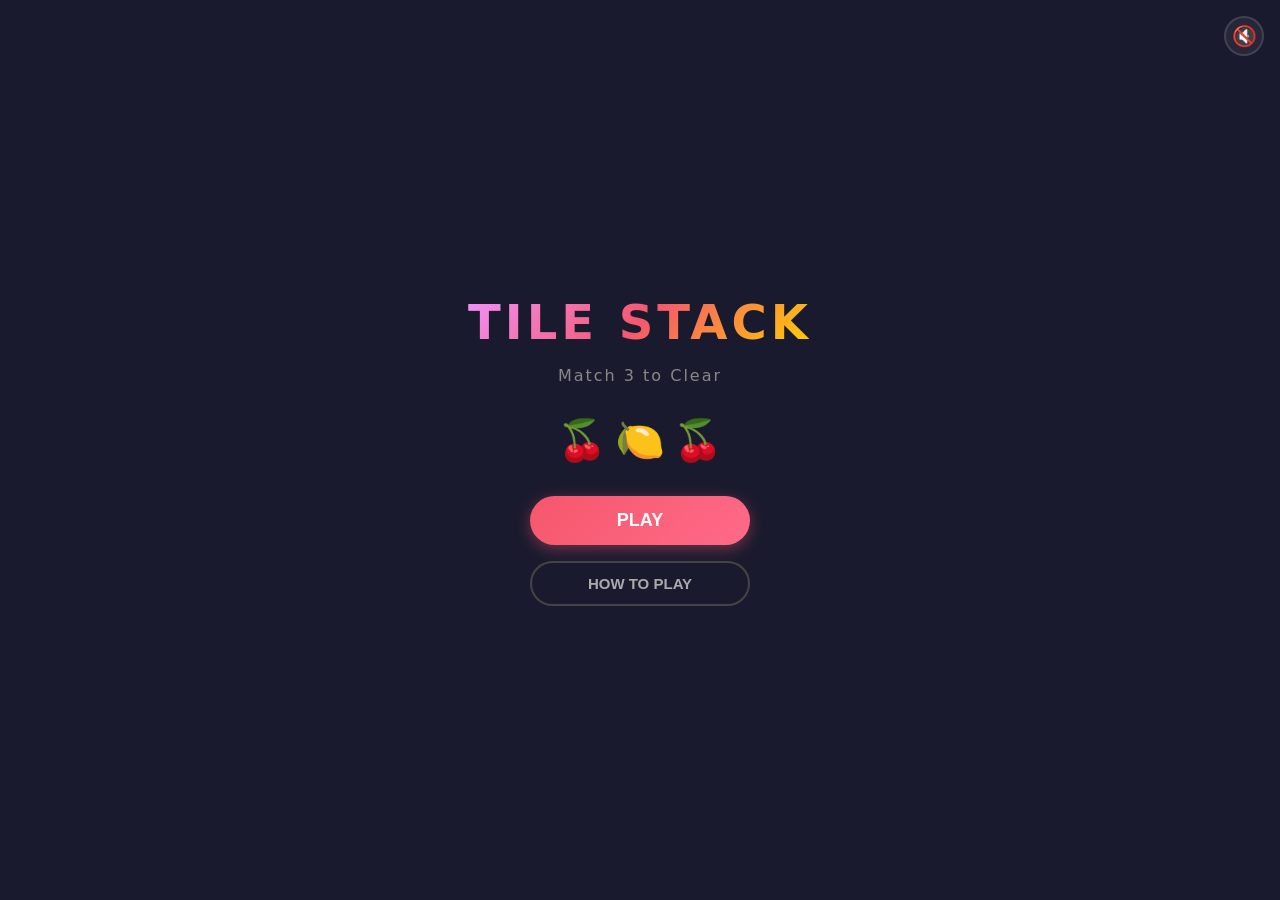
<file: index.html>
<!DOCTYPE html>
<html lang="en">
<head>
  <meta charset="UTF-8">
  <meta name="viewport" content="width=device-width, initial-scale=1.0, user-scalable=no">
  <!-- v1.3: BGM + Save + Stats -->
  <title>Tile Stack - Match 3 Puzzle</title>
  <link rel="stylesheet" href="style.css">
  <link rel="icon" href="data:image/svg+xml,<svg xmlns='http://www.w3.org/2000/svg' viewBox='0 0 100 100'><text y='.9em' font-size='90'>🀄</text></svg>">

  <!-- ===== Google AdSense ===== -->
  <script async src="https://pagead2.googlesyndication.com/pagead/js/adsbygoogle.js?client=ca-pub-6156180492735752" crossorigin="anonymous"></script>
</head>
<body>
  <!-- ===== 标题页 ===== -->
  <div id="screen-title" class="screen active">
    <!-- BGM 开关按钮（标题页右上角） -->
    <button id="btn-music" class="music-toggle" title="Toggle Music">🔊</button>

    <div class="title-content">
      <h1 class="game-title">TILE STACK</h1>
      <p class="game-subtitle">Match 3 to Clear</p>
      <div class="title-tiles">
        <span class="demo-tile">🍒</span>
        <span class="demo-tile">🍋</span>
        <span class="demo-tile">🍒</span>
      </div>
      <button id="btn-play" class="btn-primary">PLAY</button>
      <button id="btn-continue" class="btn-secondary" style="display:none">CONTINUE</button>
      <button id="btn-how" class="btn-secondary">HOW TO PLAY</button>
    </div>
  </div>

  <!-- ===== 玩法说明 ===== -->
  <div id="screen-how" class="screen">
    <div class="how-content">
      <h2>HOW TO PLAY</h2>
      <div class="how-steps">
        <div class="how-step">
          <div class="step-icon">👆</div>
          <p>Tap a tile on the top of the stack</p>
        </div>
        <div class="how-step">
          <div class="step-icon">📥</div>
          <p>It moves to the slots below</p>
        </div>
        <div class="how-step">
          <div class="step-icon">✨3</div>
          <p>Match 3 same tiles to clear them</p>
        </div>
        <div class="how-step">
          <div class="step-icon">⚠️</div>
          <p>Don't let all 7 slots fill up!</p>
        </div>
      </div>
      <button id="btn-how-back" class="btn-secondary">GOT IT</button>
    </div>
  </div>

  <!-- ===== 游戏页面 ===== -->
  <div id="screen-game" class="screen">
    <div class="game-header">
      <div class="header-left">
        <span id="level-label" class="level-badge">LEVEL 1</span>
      </div>
      <div class="header-center">
        <span id="tiles-left">Tiles: 0</span>
      </div>
      <div class="header-right">
        <button id="btn-undo" class="btn-icon" title="Undo">↩️</button>
        <button id="btn-shuffle" class="btn-icon" title="Shuffle">🔀</button>
        <!-- 退出并保存 -->
        <button id="btn-save-exit" class="btn-icon btn-save-exit" title="Save & Exit">💾</button>
      </div>
    </div>
    <div id="stack-area" class="stack-area"></div>
    <div id="slot-area" class="slot-area">
      <div id="slot-0" class="slot"></div>
      <div id="slot-1" class="slot"></div>
      <div id="slot-2" class="slot"></div>
      <div id="slot-3" class="slot"></div>
      <div id="slot-4" class="slot"></div>
      <div id="slot-5" class="slot"></div>
      <div id="slot-6" class="slot"></div>
    </div>
    <!-- 广告横幅（底部常驻） -->
    <div id="ad-banner" class="ad-banner">
      <ins class="adsbygoogle"
        style="display:inline-block;width:320px;height:50px"
        data-ad-client="ca-pub-6156180492735752"
        data-ad-slot="0987654321"></ins>
    </div>
  </div>

  <!-- ===== 通关页 ===== -->
  <div id="screen-win" class="screen">
    <div class="result-content">
      <h2 class="result-title">🎉 YOU WIN!</h2>
      <p id="win-msg" class="result-msg">Ready for the real challenge?</p>
      <button id="btn-next-level" class="btn-primary">NEXT LEVEL</button>
      <button id="btn-share-win" class="btn-secondary">SHARE</button>
    </div>
  </div>

  <!-- ===== 失败页 ===== -->
  <div id="screen-lose" class="screen">
    <div class="result-content">
      <h2 class="result-title">😱 GAME OVER</h2>
      <p class="result-msg">Slots are full!</p>
      <button id="btn-revive" class="btn-primary">🎬 WATCH AD TO REVIVE</button>
      <button id="btn-retry" class="btn-secondary">RETRY</button>
    </div>
  </div>

  <!-- ===== 广告插屏 ===== -->
  <div id="screen-ad" class="screen">
    <div class="ad-overlay">
      <p class="ad-timer-text">Ad loading...</p>
      <ins class="adsbygoogle ad-interstitial"
        style="display:block;width:300px;height:250px;margin:0 auto"
        data-ad-client="ca-pub-6156180492735752"
        data-ad-slot="1234567890"
        data-ad-format="auto"
        data-full-width-responsive="true"></ins>
      <button id="btn-skip-ad" class="btn-secondary" style="margin-top:12px">Skip Ad</button>
    </div>
  </div>

  <script src="game.js"></script>
</body>
</html>
</file>
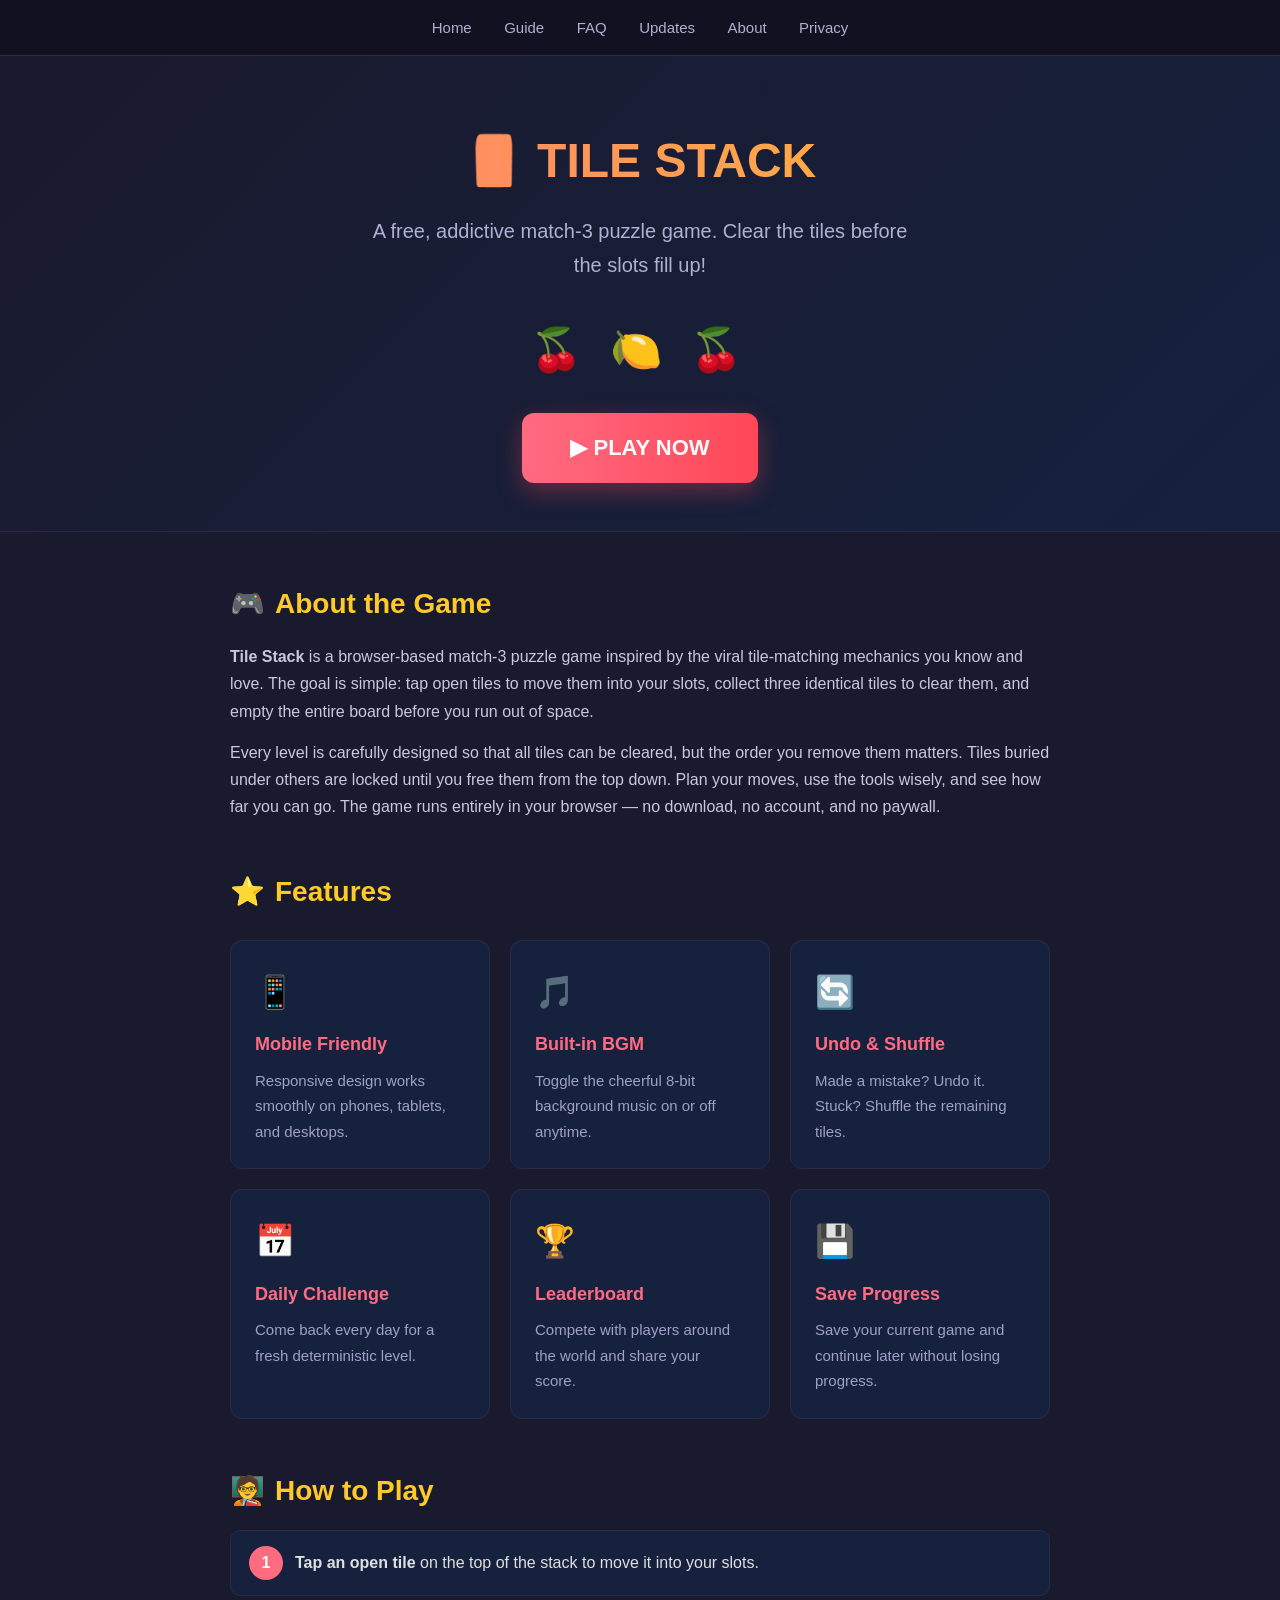
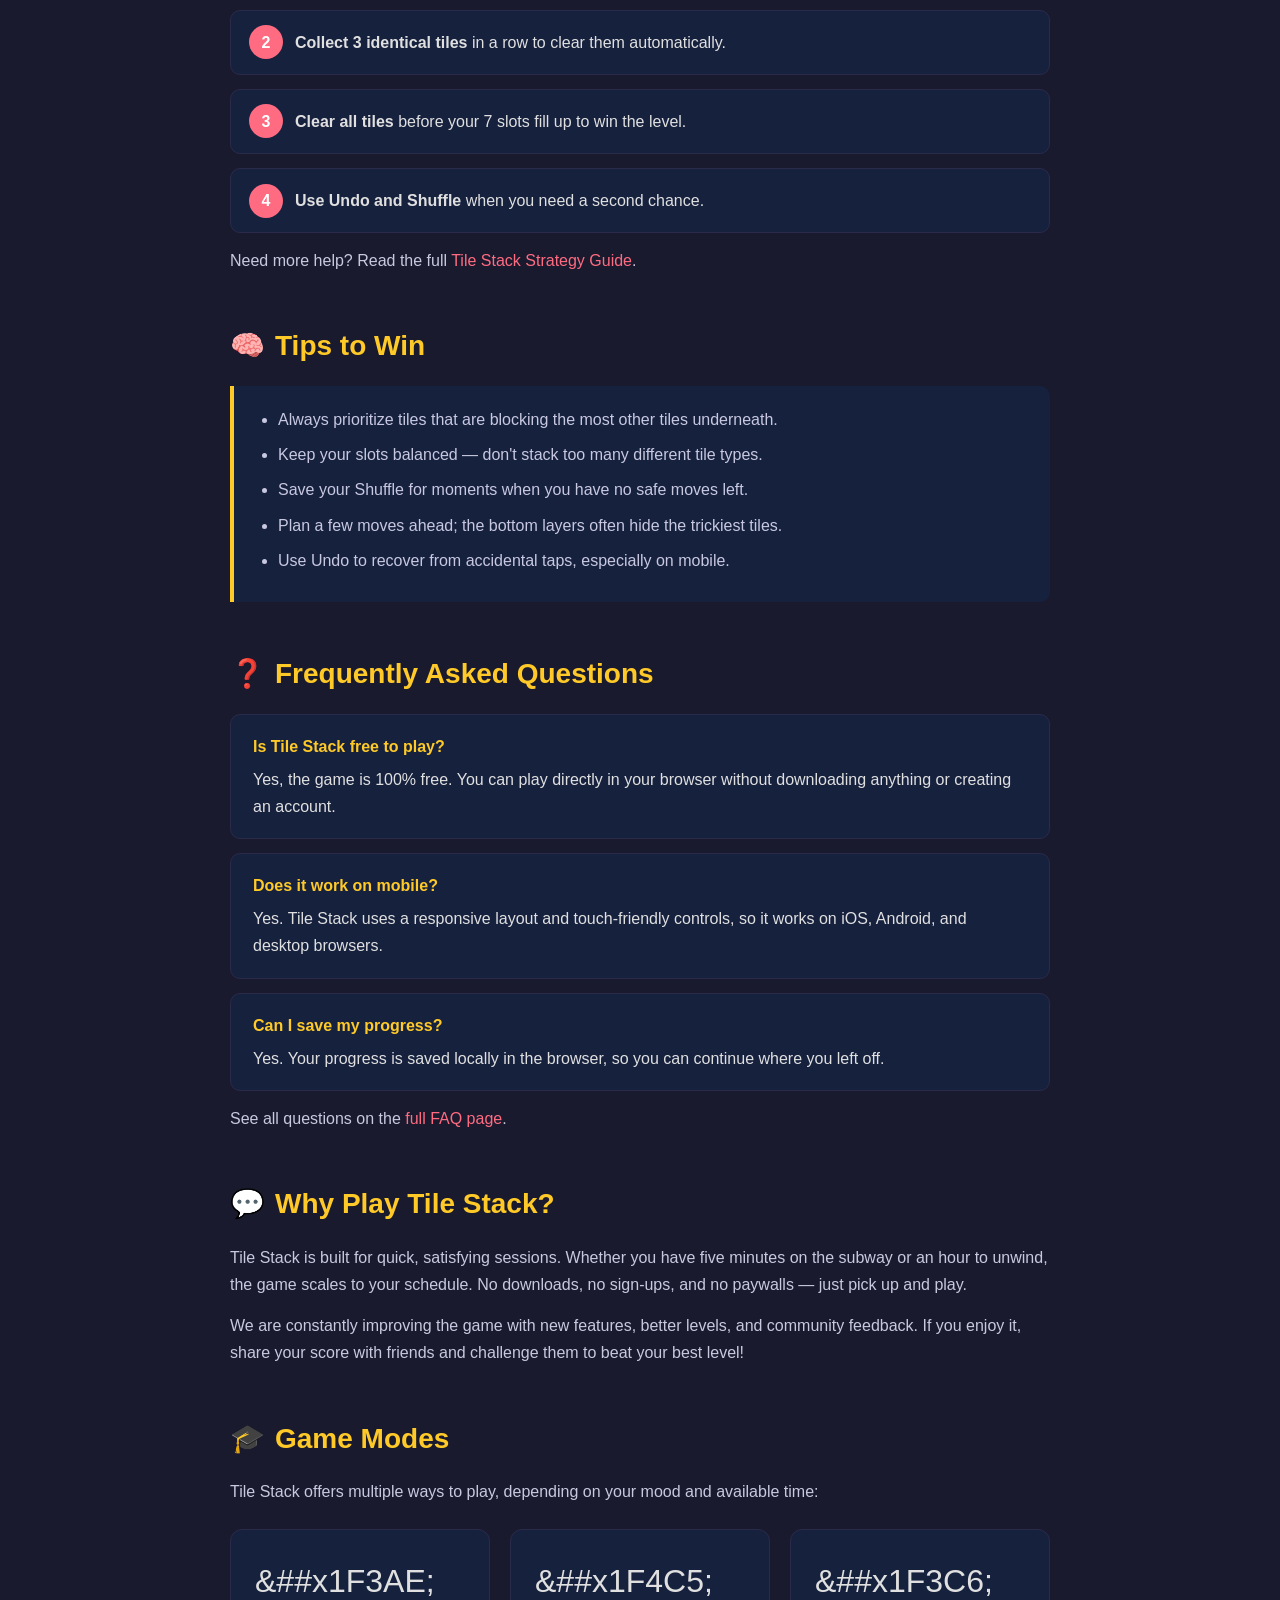
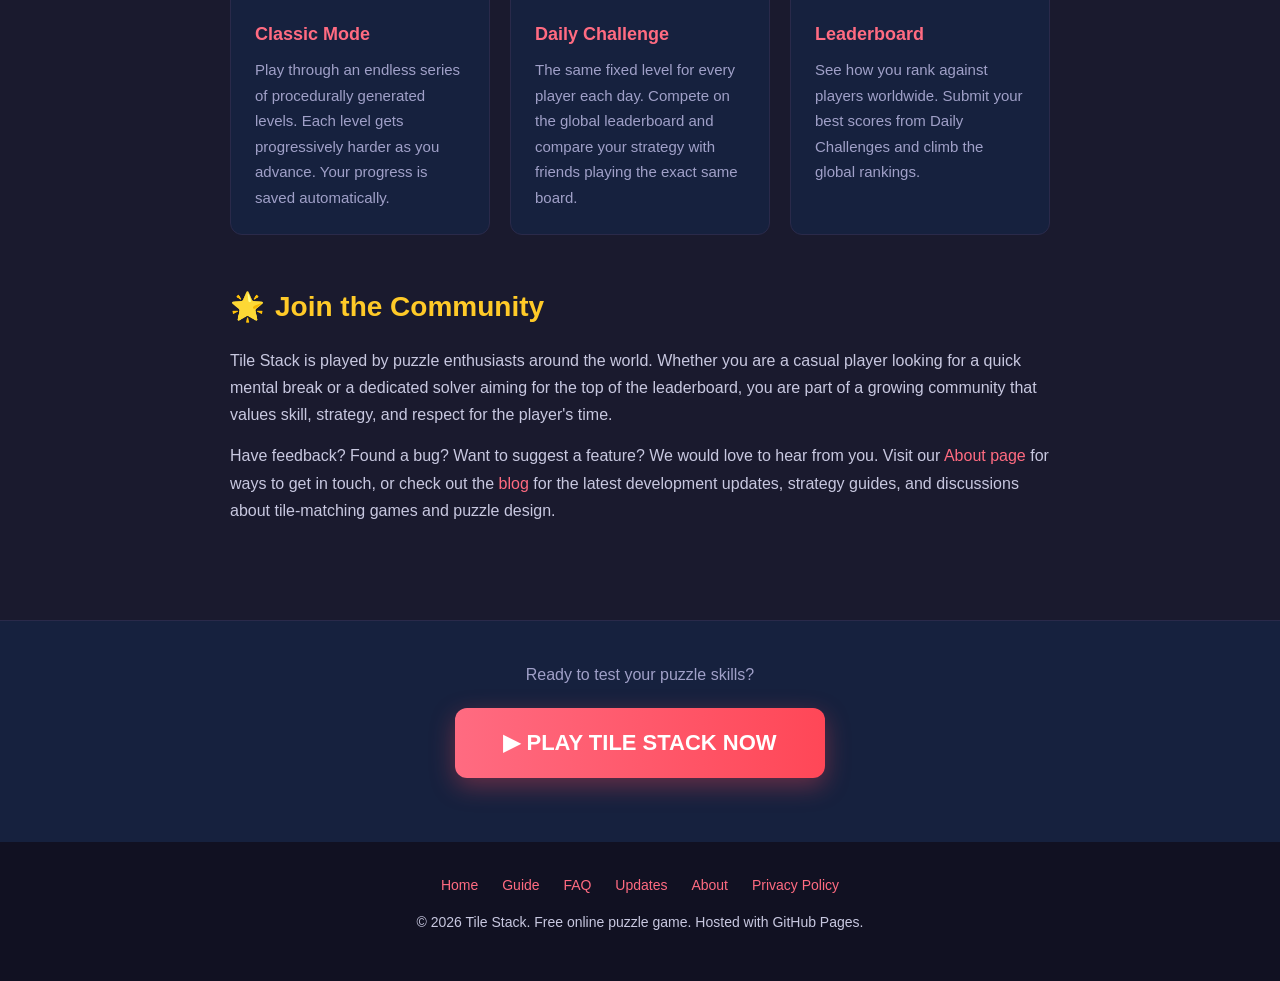
<file: root-site/index.html>
<!DOCTYPE html>
<html lang="en">
<head>
  <meta charset="UTF-8">
  <meta name="viewport" content="width=device-width, initial-scale=1.0">
  <title>Tile Stack - Free Online Match 3 Puzzle Game | Play Now</title>
  <meta name="description" content="Tile Stack is a free online match-3 puzzle game. Tap tiles, match three identical symbols, and clear the stack before the slots fill up. No download, no sign-up. Play on mobile or desktop.">
  <meta name="keywords" content="Tile Stack, match 3, puzzle game, online game, free game, HTML5 game, tile matching, casual game, mobile game, brain teaser, strategy game">
  <meta name="author" content="Rolin3">
  <meta name="robots" content="index, follow">
  <meta property="og:title" content="Tile Stack - Free Online Match 3 Puzzle Game">
  <meta property="og:description" content="Match 3 tiles to clear the stack. A free, addictive puzzle game you can play in your browser.">
  <meta property="og:type" content="website">
  <meta property="og:url" content="https://rolin3.github.io/">
  <meta name="twitter:card" content="summary_large_image">
  <link rel="canonical" href="https://rolin3.github.io/">
  <link rel="icon" href="data:image/svg+xml,<svg xmlns='http://www.w3.org/2000/svg' viewBox='0 0 100 100'><text y='.9em' font-size='90'>&#x1F004;</text></svg>">
  <link rel="sitemap" type="application/xml" title="Sitemap" href="/sitemap.xml">

  <!-- Google AdSense -->
  <script async src="https://pagead2.googlesyndication.com/pagead/js/adsbygoogle.js?client=ca-pub-6156180492735752" crossorigin="anonymous"></script>

  <script type="application/ld+json">
  {
    "@context": "https://schema.org",
    "@type": "VideoGame",
    "name": "Tile Stack",
    "description": "A free online match-3 puzzle game where players tap open tiles, collect three identical symbols, and clear the board before slots fill up.",
    "url": "https://rolin3.github.io/",
    "gamePlatform": ["Web Browser", "Mobile Browser", "Desktop Browser"],
    "applicationCategory": "Game",
    "operatingSystem": "Any",
    "author": {
      "@type": "Person",
      "name": "Rolin3"
    },
    "publisher": {
      "@type": "Person",
      "name": "Rolin3"
    },
    "genre": ["Puzzle", "Match-3", "Casual"],
    "playMode": "SinglePlayer",
    "isAccessibleForFree": true,
    "offers": {
      "@type": "Offer",
      "price": "0",
      "priceCurrency": "USD"
    }
  }
  </script>

  <style>
    * { margin: 0; padding: 0; box-sizing: border-box; }
    body {
      background: #1a1a2e;
      color: #e0e0e0;
      font-family: -apple-system, BlinkMacSystemFont, 'Segoe UI', Roboto, 'Helvetica Neue', Arial, sans-serif;
      line-height: 1.7;
    }
    a { color: #ff6b81; text-decoration: none; }
    a:hover { text-decoration: underline; }

    .hero {
      background: linear-gradient(135deg, #1a1a2e 0%, #16213e 100%);
      padding: 64px 20px 48px;
      text-align: center;
      border-bottom: 1px solid #2a2a4a;
    }
    .hero h1 {
      font-size: 48px;
      background: linear-gradient(90deg, #ff6b81, #ffca28);
      -webkit-background-clip: text;
      -webkit-text-fill-color: transparent;
      margin-bottom: 12px;
    }
    .hero .tagline {
      font-size: 20px;
      color: #b0b0d0;
      max-width: 560px;
      margin: 0 auto 32px;
    }
    .hero .demo-tiles {
      font-size: 42px;
      margin-bottom: 28px;
      letter-spacing: 8px;
    }
    .btn-play {
      display: inline-block;
      background: linear-gradient(90deg, #ff6b81, #ff4757);
      color: #fff;
      padding: 16px 48px;
      border-radius: 12px;
      font-size: 22px;
      font-weight: bold;
      box-shadow: 0 8px 24px rgba(255, 71, 87, 0.35);
      transition: transform 0.2s, box-shadow 0.2s;
    }
    .btn-play:hover {
      transform: translateY(-2px);
      box-shadow: 0 12px 32px rgba(255, 71, 87, 0.45);
      text-decoration: none;
    }

    .container {
      max-width: 860px;
      margin: 0 auto;
      padding: 48px 20px;
    }

    section { margin-bottom: 48px; }
    h2 {
      font-size: 28px;
      color: #ffca28;
      margin-bottom: 16px;
      display: flex;
      align-items: center;
      gap: 10px;
    }
    h3 {
      font-size: 20px;
      color: #ff6b81;
      margin: 24px 0 10px;
    }
    p { margin-bottom: 14px; color: #c8c8e0; }

    .features {
      display: grid;
      grid-template-columns: repeat(auto-fit, minmax(220px, 1fr));
      gap: 20px;
      margin-top: 24px;
    }
    .feature-card {
      background: #16213e;
      border-radius: 12px;
      padding: 24px;
      border: 1px solid #2a2a4a;
    }
    .feature-card .icon {
      font-size: 32px;
      margin-bottom: 10px;
    }
    .feature-card h3 {
      margin: 0 0 8px;
      font-size: 18px;
    }
    .feature-card p {
      font-size: 15px;
      color: #a0a0c8;
      margin: 0;
    }

    .steps {
      counter-reset: step;
      list-style: none;
    }
    .steps li {
      background: #16213e;
      border-radius: 10px;
      padding: 18px 20px 18px 64px;
      margin-bottom: 14px;
      position: relative;
      border: 1px solid #2a2a4a;
    }
    .steps li::before {
      counter-increment: step;
      content: counter(step);
      position: absolute;
      left: 18px;
      top: 50%;
      transform: translateY(-50%);
      width: 34px;
      height: 34px;
      background: #ff6b81;
      color: #fff;
      border-radius: 50%;
      display: flex;
      align-items: center;
      justify-content: center;
      font-weight: bold;
    }

    .tips {
      background: #16213e;
      border-left: 4px solid #ffca28;
      border-radius: 0 10px 10px 0;
      padding: 20px 24px;
    }
    .tips ul { margin-left: 20px; color: #c8c8e0; }
    .tips li { margin-bottom: 8px; }

    .cta-bottom {
      text-align: center;
      padding: 40px 20px 64px;
      background: #16213e;
      border-top: 1px solid #2a2a4a;
    }
    .cta-bottom p { color: #a0a0c8; margin-bottom: 20px; }

    nav.site-nav {
      background: #111122;
      border-bottom: 1px solid #2a2a4a;
      padding: 14px 20px;
      text-align: center;
    }
    nav.site-nav a {
      color: #b0b0d0;
      margin: 0 14px;
      font-size: 15px;
    }
    nav.site-nav a:hover { color: #ff6b81; }

    .faq-item {
      background: #16213e;
      border: 1px solid #2a2a4a;
      border-radius: 10px;
      padding: 18px 22px;
      margin-bottom: 14px;
    }
    .faq-item strong {
      color: #ffca28;
      display: block;
      margin-bottom: 6px;
    }

    footer {
      text-align: center;
      padding: 32px 20px;
      color: #8080a8;
      font-size: 14px;
      background: #111122;
    }
    footer a { margin: 0 10px; }

    @media (max-width: 480px) {
      .hero h1 { font-size: 36px; }
      .hero .tagline { font-size: 17px; }
      .btn-play { font-size: 18px; padding: 14px 36px; }
      nav.site-nav a { margin: 0 8px; font-size: 14px; }
    }
  </style>
</head>
<body>

  <nav class="site-nav">
    <a href="/">Home</a>
    <a href="/guide.html">Guide</a>
    <a href="/faq.html">FAQ</a>
    <a href="/blog.html">Updates</a>
    <a href="/about.html">About</a>
    <a href="/privacy.html">Privacy</a>
  </nav>

  <header class="hero">
    <h1>&#x1F004; TILE STACK</h1>
    <p class="tagline">A free, addictive match-3 puzzle game. Clear the tiles before the slots fill up!</p>
    <div class="demo-tiles">&#x1F352; &#x1F34B; &#x1F352;</div>
    <a class="btn-play" href="/tile-stack-game/">&#x25B6; PLAY NOW</a>
  </header>

  <main class="container">

    <section>
      <h2><span>&#x1F3AE;</span> About the Game</h2>
      <p><strong>Tile Stack</strong> is a browser-based match-3 puzzle game inspired by the viral tile-matching mechanics you know and love. The goal is simple: tap open tiles to move them into your slots, collect three identical tiles to clear them, and empty the entire board before you run out of space.</p>
      <p>Every level is carefully designed so that all tiles can be cleared, but the order you remove them matters. Tiles buried under others are locked until you free them from the top down. Plan your moves, use the tools wisely, and see how far you can go. The game runs entirely in your browser — no download, no account, and no paywall.</p>
    </section>

    <section>
      <h2><span>&#x2B50;</span> Features</h2>
      <div class="features">
        <div class="feature-card">
          <div class="icon">&#x1F4F1;</div>
          <h3>Mobile Friendly</h3>
          <p>Responsive design works smoothly on phones, tablets, and desktops.</p>
        </div>
        <div class="feature-card">
          <div class="icon">&#x1F3B5;</div>
          <h3>Built-in BGM</h3>
          <p>Toggle the cheerful 8-bit background music on or off anytime.</p>
        </div>
        <div class="feature-card">
          <div class="icon">&#x1F504;</div>
          <h3>Undo & Shuffle</h3>
          <p>Made a mistake? Undo it. Stuck? Shuffle the remaining tiles.</p>
        </div>
        <div class="feature-card">
          <div class="icon">&#x1F4C5;</div>
          <h3>Daily Challenge</h3>
          <p>Come back every day for a fresh deterministic level.</p>
        </div>
        <div class="feature-card">
          <div class="icon">&#x1F3C6;</div>
          <h3>Leaderboard</h3>
          <p>Compete with players around the world and share your score.</p>
        </div>
        <div class="feature-card">
          <div class="icon">&#x1F4BE;</div>
          <h3>Save Progress</h3>
          <p>Save your current game and continue later without losing progress.</p>
        </div>
      </div>
    </section>

    <section>
      <h2><span>&#x1F9D1;&#x200D;&#x1F3EB;</span> How to Play</h2>
      <ol class="steps">
        <li><strong>Tap an open tile</strong> on the top of the stack to move it into your slots.</li>
        <li><strong>Collect 3 identical tiles</strong> in a row to clear them automatically.</li>
        <li><strong>Clear all tiles</strong> before your 7 slots fill up to win the level.</li>
        <li><strong>Use Undo and Shuffle</strong> when you need a second chance.</li>
      </ol>
      <p>Need more help? Read the full <a href="/guide.html">Tile Stack Strategy Guide</a>.</p>
    </section>

    <section>
      <h2><span>&#x1F9E0;</span> Tips to Win</h2>
      <div class="tips">
        <ul>
          <li>Always prioritize tiles that are blocking the most other tiles underneath.</li>
          <li>Keep your slots balanced — don't stack too many different tile types.</li>
          <li>Save your Shuffle for moments when you have no safe moves left.</li>
          <li>Plan a few moves ahead; the bottom layers often hide the trickiest tiles.</li>
          <li>Use Undo to recover from accidental taps, especially on mobile.</li>
        </ul>
      </div>
    </section>

    <section>
      <h2><span>&#x2753;</span> Frequently Asked Questions</h2>
      <div class="faq-item">
        <strong>Is Tile Stack free to play?</strong>
        Yes, the game is 100% free. You can play directly in your browser without downloading anything or creating an account.
      </div>
      <div class="faq-item">
        <strong>Does it work on mobile?</strong>
        Yes. Tile Stack uses a responsive layout and touch-friendly controls, so it works on iOS, Android, and desktop browsers.
      </div>
      <div class="faq-item">
        <strong>Can I save my progress?</strong>
        Yes. Your progress is saved locally in the browser, so you can continue where you left off.
      </div>
      <p>See all questions on the <a href="/faq.html">full FAQ page</a>.</p>
    </section>

    <section>
      <h2><span>&#x1F4AC;</span> Why Play Tile Stack?</h2>
      <p>Tile Stack is built for quick, satisfying sessions. Whether you have five minutes on the subway or an hour to unwind, the game scales to your schedule. No downloads, no sign-ups, and no paywalls — just pick up and play.</p>
      <p>We are constantly improving the game with new features, better levels, and community feedback. If you enjoy it, share your score with friends and challenge them to beat your best level!</p>
    </section>

    <section>
      <h2><span>&#x1F393;</span> Game Modes</h2>
      <p>Tile Stack offers multiple ways to play, depending on your mood and available time:</p>
      <div class="features">
        <div class="feature-card">
          <div class="icon">&##x1F3AE;</div>
          <h3>Classic Mode</h3>
          <p>Play through an endless series of procedurally generated levels. Each level gets progressively harder as you advance. Your progress is saved automatically.</p>
        </div>
        <div class="feature-card">
          <div class="icon">&##x1F4C5;</div>
          <h3>Daily Challenge</h3>
          <p>The same fixed level for every player each day. Compete on the global leaderboard and compare your strategy with friends playing the exact same board.</p>
        </div>
        <div class="feature-card">
          <div class="icon">&##x1F3C6;</div>
          <h3>Leaderboard</h3>
          <p>See how you rank against players worldwide. Submit your best scores from Daily Challenges and climb the global rankings.</p>
        </div>
      </div>
    </section>

    <section>
      <h2><span>&#x1F31F;</span> Join the Community</h2>
      <p>Tile Stack is played by puzzle enthusiasts around the world. Whether you are a casual player looking for a quick mental break or a dedicated solver aiming for the top of the leaderboard, you are part of a growing community that values skill, strategy, and respect for the player's time.</p>
      <p>Have feedback? Found a bug? Want to suggest a feature? We would love to hear from you. Visit our <a href="/about.html">About page</a> for ways to get in touch, or check out the <a href="/blog.html">blog</a> for the latest development updates, strategy guides, and discussions about tile-matching games and puzzle design.</p>
    </section>

  </main>

  <div class="cta-bottom">
    <p>Ready to test your puzzle skills?</p>
    <a class="btn-play" href="/tile-stack-game/">&#x25B6; PLAY TILE STACK NOW</a>
  </div>

  <footer>
    <p>
      <a href="/">Home</a>
      <a href="/guide.html">Guide</a>
      <a href="/faq.html">FAQ</a>
      <a href="/blog.html">Updates</a>
      <a href="/about.html">About</a>
      <a href="/privacy.html">Privacy Policy</a>
    </p>
    <p>&copy; 2026 Tile Stack. Free online puzzle game. Hosted with GitHub Pages.</p>
  </footer>

</body>
</html>
</file>
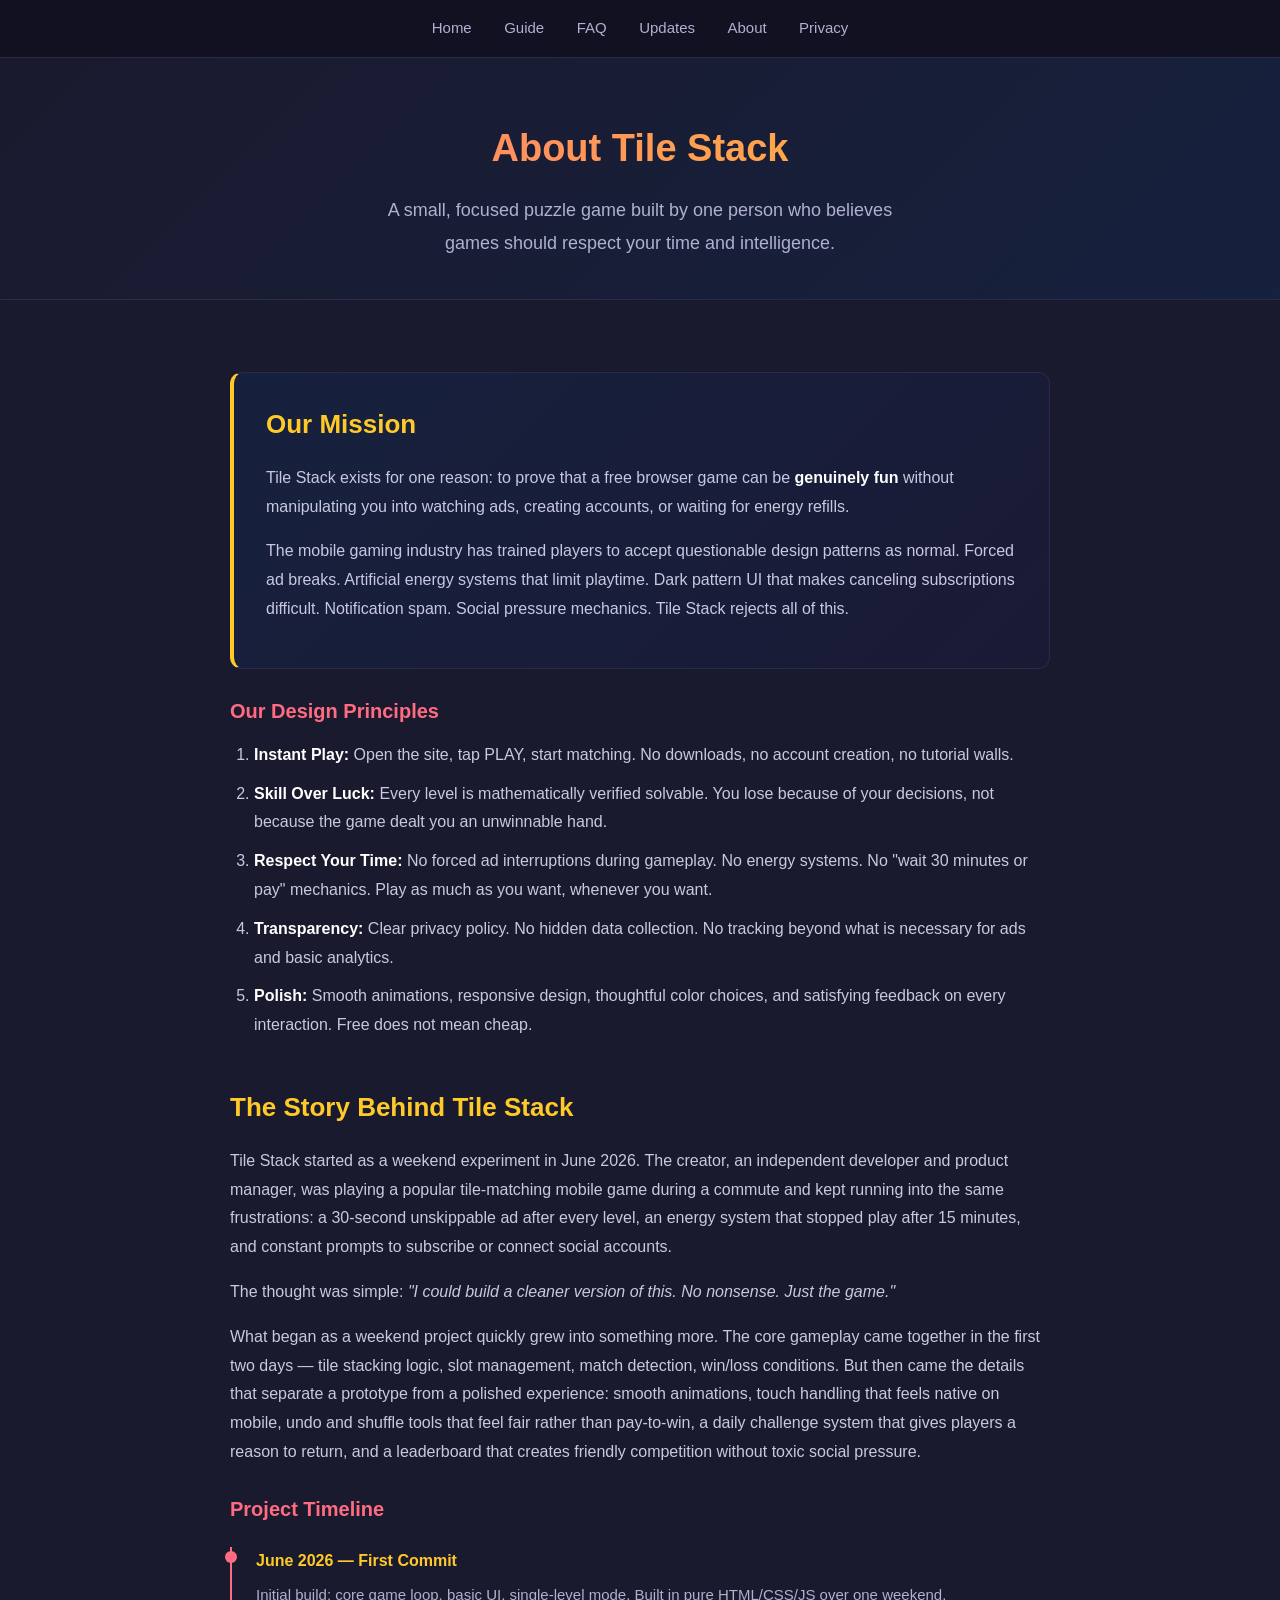
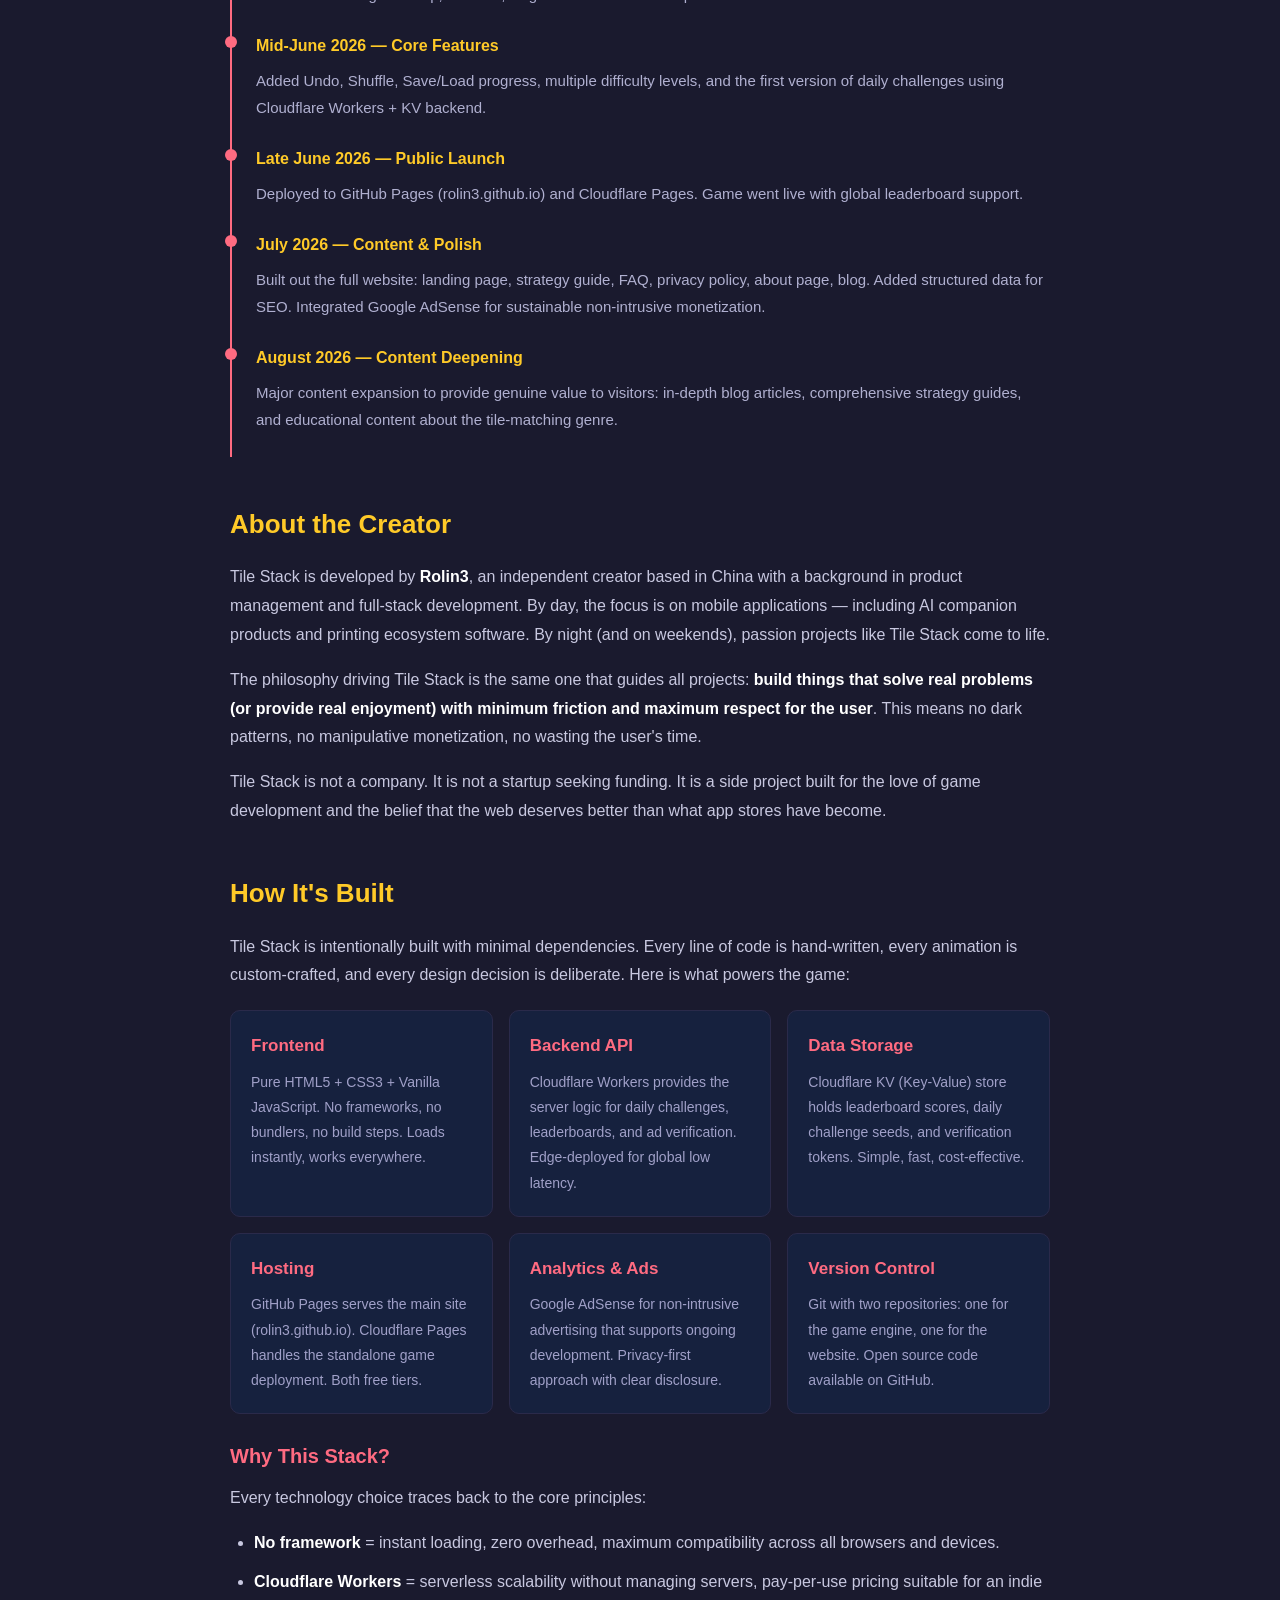
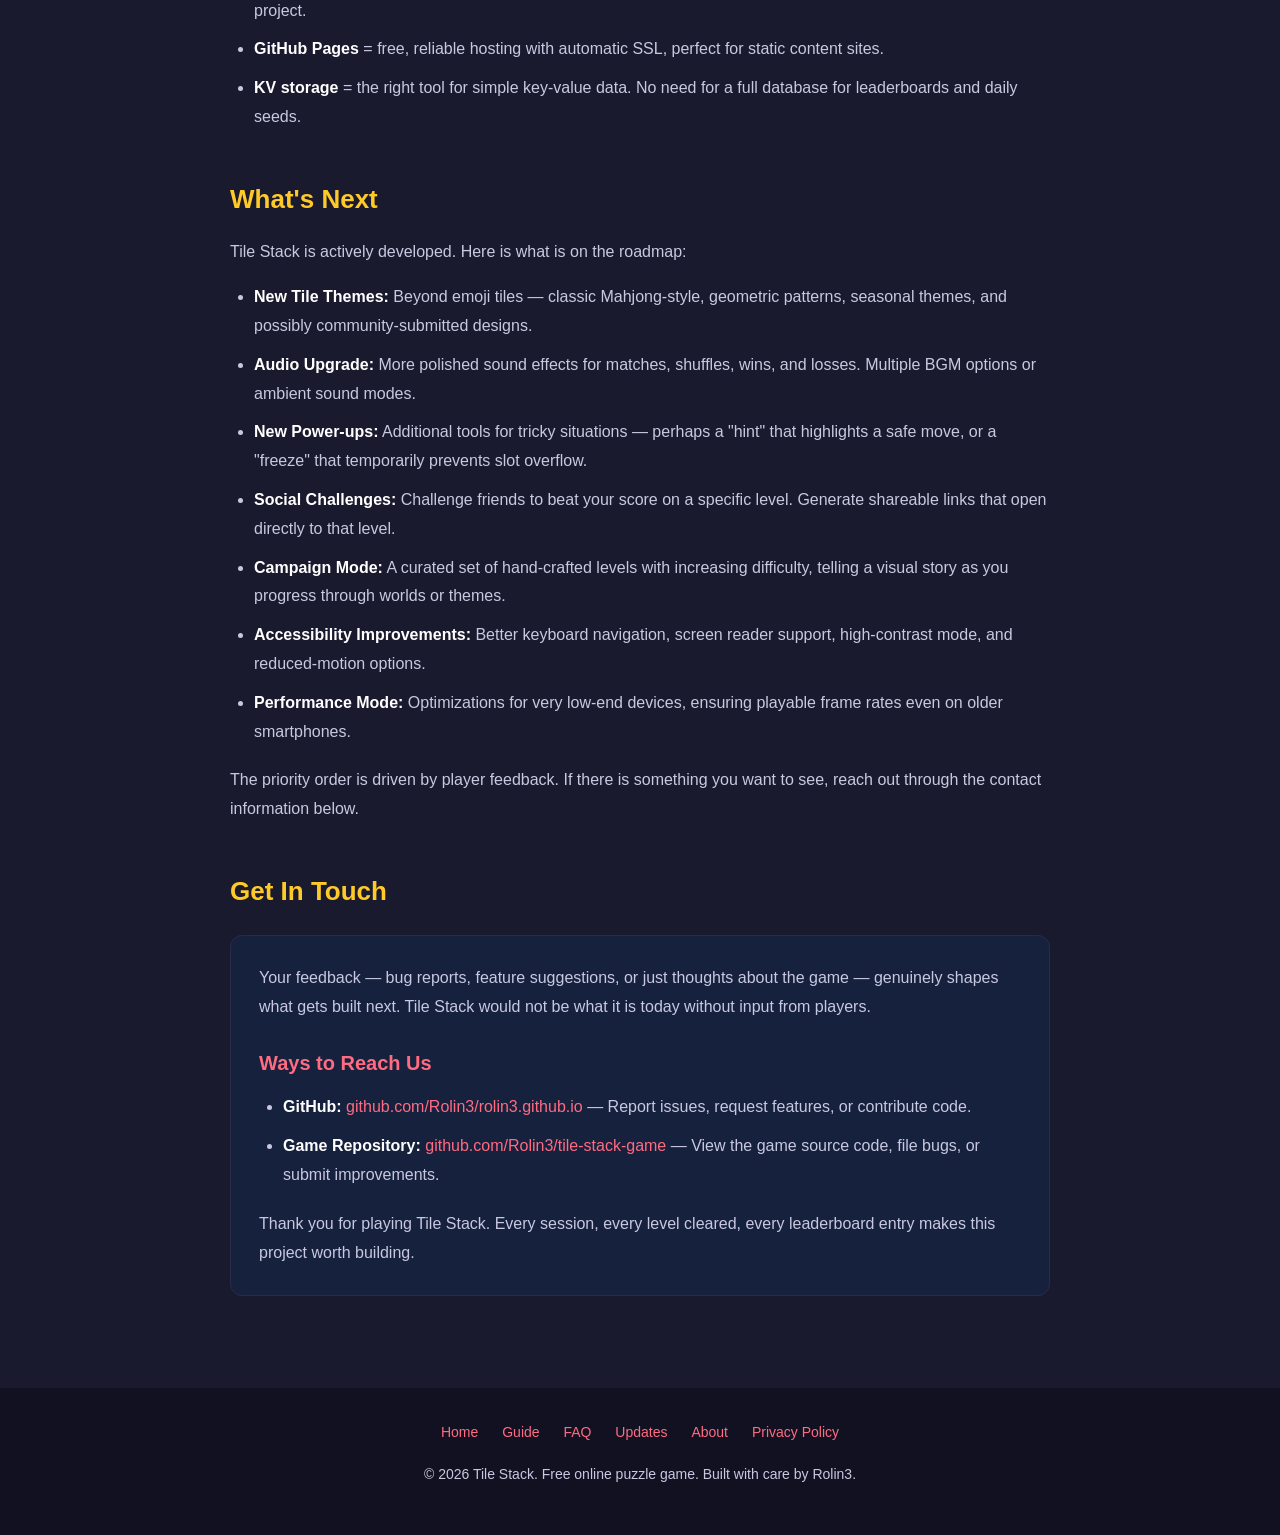
<file: root-site/about.html>
<!DOCTYPE html>
<html lang="en">
<head>
  <meta charset="UTF-8">
  <meta name="viewport" content="width=device-width, initial-scale=1.0">
  <title>About Tile Stack - Meet the Creator, Mission & Story</title>
  <meta name="description" content="Learn about Tile Stack: the free online match-3 puzzle game built with vanilla HTML/CSS/JS. Meet the creator, read the project story, explore our tech stack, and discover what drives our development.">
  <meta name="keywords" content="About Tile Stack, Tile Stack creator, free puzzle game developer, indie game, HTML5 game, browser game about, Rolin3, match-3 game story">
  <meta name="author" content="Rolin3">
  <meta name="robots" content="index, follow">
  <meta property="og:title" content="About Tile Stack - Our Story & Mission">
  <meta property="og:description" content="Meet the creator, understand the mission, and learn how Tile Stack was built as a passion project.">
  <meta property="og:type" content="website">
  <meta property="og:url" content="https://rolin3.github.io/about.html">
  <link rel="canonical" href="https://rolin3.github.io/about.html">
  <link rel="icon" href="data:image/svg+xml,<svg xmlns='http://www.w3.org/2000/svg' viewBox='0 0 100 100'><text y='.9em' font-size='90'>&#x1F004;</text></svg>">
  <script type="application/ld+json">
  {
    "@context": "https://schema.org",
    "@type": "AboutPage",
    "name": "About Tile Stack",
    "description": "Learn about Tile Stack, its creator, mission, and development story.",
    "url": "https://rolin3.github.io/about.html",
    "mainEntity": {
      "@type": "VideoGame",
      "name": "Tile Stack",
      "author": { "@type": "Person", "name": "Rolin3" },
      "genre": ["Puzzle", "Match-3", "Casual"],
      "gamePlatform": "Web Browser"
    }
  }
  </script>
  <style>
    * { margin: 0; padding: 0; box-sizing: border-box; }
    body {
      background: #1a1a2e;
      color: #e0e0e0;
      font-family: -apple-system, BlinkMacSystemFont, 'Segoe UI', Roboto, 'Helvetica Neue', Arial, sans-serif;
      line-height: 1.8;
    }
    a { color: #ff6b81; text-decoration: none; }
    a:hover { text-decoration: underline; }
    nav.site-nav {
      background: #111122;
      border-bottom: 1px solid #2a2a4a;
      padding: 14px 20px;
      text-align: center;
    }
    nav.site-nav a { color: #b0b0d0; margin: 0 14px; font-size: 15px; }
    nav.site-nav a:hover { color: #ff6b81; }
    header {
      background: linear-gradient(135deg, #1a1a2e 0%, #16213e 100%);
      padding: 56px 20px 40px;
      text-align: center;
      border-bottom: 1px solid #2a2a4a;
    }
    header h1 {
      font-size: 38px;
      background: linear-gradient(90deg, #ff6b81, #ffca28);
      -webkit-background-clip: text;
      -webkit-text-fill-color: transparent;
      margin-bottom: 12px;
    }
    header p { color: #b0b0d0; max-width: 560px; margin: 0 auto; font-size: 18px; }
    .container {
      max-width: 860px;
      margin: 0 auto;
      padding: 48px 20px;
    }
    section { margin-bottom: 44px; }
    h2 { font-size: 26px; color: #ffca28; margin-bottom: 16px; }
    h3 { font-size: 20px; color: #ff6b81; margin: 24px 0 10px; }
    p { margin-bottom: 16px; color: #c8c8e0; }
    ul, ol { margin: 12px 0 20px 24px; color: #c8c8e0; }
    li { margin-bottom: 10px; }
    strong { color: #fff; }
    .mission-box {
      background: linear-gradient(135deg, #16213e 0%, #1a1a35 100%);
      border: 1px solid #2a2a4a;
      border-left: 4px solid #ffca28;
      border-radius: 12px;
      padding: 28px 32px;
      margin: 24px 0;
    }
    .mission-box h3 { margin-top: 0; color: #ffca28; }
    .tech-grid {
      display: grid;
      grid-template-columns: repeat(auto-fit, minmax(200px, 1fr));
      gap: 16px;
      margin-top: 20px;
    }
    .tech-card {
      background: #16213e;
      border: 1px solid #2a2a4a;
      border-radius: 10px;
      padding: 20px;
    }
    .tech-card h4 { color: #ff6b81; margin-bottom: 8px; font-size: 17px; }
    .tech-card p { color: #a0a0c8; font-size: 14px; margin: 0; }
    .contact-box {
      background: #16213e;
      border: 1px solid #2a2a4a;
      border-radius: 12px;
      padding: 28px;
      margin-top: 20px;
    }
    .timeline { margin-top: 20px; }
    .timeline-item {
      border-left: 2px solid #ff6b81;
      padding-left: 24px;
      padding-bottom: 24px;
      position: relative;
    }
    .timeline-item::before {
      content: '';
      position: absolute;
      left: -7px;
      top: 4px;
      width: 12px;
      height: 12px;
      background: #ff6b81;
      border-radius: 50%;
    }
    .timeline-item h4 { color: #ffca28; margin-bottom: 6px; }
    .timeline-item p { color: #b0b0d0; font-size: 15px; margin-bottom: 0; }
    footer {
      text-align: center;
      padding: 32px 20px;
      color: #8080a8;
      font-size: 14px;
      background: #111122;
    }
    footer a { margin: 0 10px; }
    @media (max-width: 480px) {
      header h1 { font-size: 30px; }
      nav.site-nav a { margin: 0 8px; font-size: 14px; }
      .tech-grid { grid-template-columns: 1fr; }
    }
  </style>
</head>
<body>
  <nav class="site-nav">
    <a href="/">Home</a>
    <a href="/guide.html">Guide</a>
    <a href="/faq.html">FAQ</a>
    <a href="/blog.html">Updates</a>
    <a href="/about.html">About</a>
    <a href="/privacy.html">Privacy</a>
  </nav>

  <header>
    <h1>About Tile Stack</h1>
    <p>A small, focused puzzle game built by one person who believes games should respect your time and intelligence.</p>
  </header>

  <main class="container">

    <!-- Mission -->
    <section>
      <div class="mission-box">
        <h2>Our Mission</h2>
        <p>Tile Stack exists for one reason: to prove that a free browser game can be <strong>genuinely fun</strong> without manipulating you into watching ads, creating accounts, or waiting for energy refills.</p>
        <p>The mobile gaming industry has trained players to accept questionable design patterns as normal. Forced ad breaks. Artificial energy systems that limit playtime. Dark pattern UI that makes canceling subscriptions difficult. Notification spam. Social pressure mechanics. Tile Stack rejects all of this.</p>
      </div>

      <h3>Our Design Principles</h3>
      <ol>
        <li><strong>Instant Play:</strong> Open the site, tap PLAY, start matching. No downloads, no account creation, no tutorial walls.</li>
        <li><strong>Skill Over Luck:</strong> Every level is mathematically verified solvable. You lose because of your decisions, not because the game dealt you an unwinnable hand.</li>
        <li><strong>Respect Your Time:</strong> No forced ad interruptions during gameplay. No energy systems. No "wait 30 minutes or pay" mechanics. Play as much as you want, whenever you want.</li>
        <li><strong>Transparency:</strong> Clear privacy policy. No hidden data collection. No tracking beyond what is necessary for ads and basic analytics.</li>
        <li><strong>Polish:</strong> Smooth animations, responsive design, thoughtful color choices, and satisfying feedback on every interaction. Free does not mean cheap.</li>
      </ol>
    </section>

    <!-- The Story -->
    <section>
      <h2>The Story Behind Tile Stack</h2>
      <p>Tile Stack started as a weekend experiment in June 2026. The creator, an independent developer and product manager, was playing a popular tile-matching mobile game during a commute and kept running into the same frustrations: a 30-second unskippable ad after every level, an energy system that stopped play after 15 minutes, and constant prompts to subscribe or connect social accounts.</p>
      <p>The thought was simple: <em>"I could build a cleaner version of this. No nonsense. Just the game."</em></p>
      <p>What began as a weekend project quickly grew into something more. The core gameplay came together in the first two days — tile stacking logic, slot management, match detection, win/loss conditions. But then came the details that separate a prototype from a polished experience: smooth animations, touch handling that feels native on mobile, undo and shuffle tools that feel fair rather than pay-to-win, a daily challenge system that gives players a reason to return, and a leaderboard that creates friendly competition without toxic social pressure.</p>

      <h3>Project Timeline</h3>
      <div class="timeline">
        <div class="timeline-item">
          <h4>June 2026 — First Commit</h4>
          <p>Initial build: core game loop, basic UI, single-level mode. Built in pure HTML/CSS/JS over one weekend.</p>
        </div>
        <div class="timeline-item">
          <h4>Mid-June 2026 — Core Features</h4>
          <p>Added Undo, Shuffle, Save/Load progress, multiple difficulty levels, and the first version of daily challenges using Cloudflare Workers + KV backend.</p>
        </div>
        <div class="timeline-item">
          <h4>Late June 2026 — Public Launch</h4>
          <p>Deployed to GitHub Pages (rolin3.github.io) and Cloudflare Pages. Game went live with global leaderboard support.</p>
        </div>
        <div class="timeline-item">
          <h4>July 2026 — Content & Polish</h4>
          <p>Built out the full website: landing page, strategy guide, FAQ, privacy policy, about page, blog. Added structured data for SEO. Integrated Google AdSense for sustainable non-intrusive monetization.</p>
        </div>
        <div class="timeline-item">
          <h4>August 2026 — Content Deepening</h4>
          <p>Major content expansion to provide genuine value to visitors: in-depth blog articles, comprehensive strategy guides, and educational content about the tile-matching genre.</p>
        </div>
      </div>
    </section>

    <!-- About the Creator -->
    <section>
      <h2>About the Creator</h2>
      <p>Tile Stack is developed by <strong>Rolin3</strong>, an independent creator based in China with a background in product management and full-stack development. By day, the focus is on mobile applications — including AI companion products and printing ecosystem software. By night (and on weekends), passion projects like Tile Stack come to life.</p>
      <p>The philosophy driving Tile Stack is the same one that guides all projects: <strong>build things that solve real problems (or provide real enjoyment) with minimum friction and maximum respect for the user</strong>. This means no dark patterns, no manipulative monetization, no wasting the user's time.</p>
      <p>Tile Stack is not a company. It is not a startup seeking funding. It is a side project built for the love of game development and the belief that the web deserves better than what app stores have become.</p>
    </section>

    <!-- Tech Stack -->
    <section>
      <h2>How It's Built</h2>
      <p>Tile Stack is intentionally built with minimal dependencies. Every line of code is hand-written, every animation is custom-crafted, and every design decision is deliberate. Here is what powers the game:</p>

      <div class="tech-grid">
        <div class="tech-card">
          <h4>Frontend</h4>
          <p>Pure HTML5 + CSS3 + Vanilla JavaScript. No frameworks, no bundlers, no build steps. Loads instantly, works everywhere.</p>
        </div>
        <div class="tech-card">
          <h4>Backend API</h4>
          <p>Cloudflare Workers provides the server logic for daily challenges, leaderboards, and ad verification. Edge-deployed for global low latency.</p>
        </div>
        <div class="tech-card">
          <h4>Data Storage</h4>
          <p>Cloudflare KV (Key-Value) store holds leaderboard scores, daily challenge seeds, and verification tokens. Simple, fast, cost-effective.</p>
        </div>
        <div class="tech-card">
          <h4>Hosting</h4>
          <p>GitHub Pages serves the main site (rolin3.github.io). Cloudflare Pages handles the standalone game deployment. Both free tiers.</p>
        </div>
        <div class="tech-card">
          <h4>Analytics & Ads</h4>
          <p>Google AdSense for non-intrusive advertising that supports ongoing development. Privacy-first approach with clear disclosure.</p>
        </div>
        <div class="tech-card">
          <h4>Version Control</h4>
          <p>Git with two repositories: one for the game engine, one for the website. Open source code available on GitHub.</p>
        </div>
      </div>

      <h3>Why This Stack?</h3>
      <p>Every technology choice traces back to the core principles:</p>
      <ul>
        <li><strong>No framework</strong> = instant loading, zero overhead, maximum compatibility across all browsers and devices.</li>
        <li><strong>Cloudflare Workers</strong> = serverless scalability without managing servers, pay-per-use pricing suitable for an indie project.</li>
        <li><strong>GitHub Pages</strong> = free, reliable hosting with automatic SSL, perfect for static content sites.</li>
        <li><strong>KV storage</strong> = the right tool for simple key-value data. No need for a full database for leaderboards and daily seeds.</li>
      </ul>
    </section>

    <!-- Roadmap -->
    <section>
      <h2>What's Next</h2>
      <p>Tile Stack is actively developed. Here is what is on the roadmap:</p>
      <ul>
        <li><strong>New Tile Themes:</strong> Beyond emoji tiles — classic Mahjong-style, geometric patterns, seasonal themes, and possibly community-submitted designs.</li>
        <li><strong>Audio Upgrade:</strong> More polished sound effects for matches, shuffles, wins, and losses. Multiple BGM options or ambient sound modes.</li>
        <li><strong>New Power-ups:</strong> Additional tools for tricky situations — perhaps a "hint" that highlights a safe move, or a "freeze" that temporarily prevents slot overflow.</li>
        <li><strong>Social Challenges:</strong> Challenge friends to beat your score on a specific level. Generate shareable links that open directly to that level.</li>
        <li><strong>Campaign Mode:</strong> A curated set of hand-crafted levels with increasing difficulty, telling a visual story as you progress through worlds or themes.</li>
        <li><strong>Accessibility Improvements:</strong> Better keyboard navigation, screen reader support, high-contrast mode, and reduced-motion options.</li>
        <li><strong>Performance Mode:</strong> Optimizations for very low-end devices, ensuring playable frame rates even on older smartphones.</li>
      </ul>
      <p>The priority order is driven by player feedback. If there is something you want to see, reach out through the contact information below.</p>
    </section>

    <!-- Contact -->
    <section>
      <h2>Get In Touch</h2>
      <div class="contact-box">
        <p>Your feedback — bug reports, feature suggestions, or just thoughts about the game — genuinely shapes what gets built next. Tile Stack would not be what it is today without input from players.</p>
        <h3>Ways to Reach Us</h3>
        <ul>
          <li><strong>GitHub:</strong> <a href="https://github.com/Rolin3/rolin3.github.io" target="_blank" rel="noopener noreferrer">github.com/Rolin3/rolin3.github.io</a> — Report issues, request features, or contribute code.</li>
          <li><strong>Game Repository:</strong> <a href="https://github.com/Rolin3/tile-stack-game" target="_blank" rel="noopener noreferrer">github.com/Rolin3/tile-stack-game</a> — View the game source code, file bugs, or submit improvements.</li>
        </ul>
        <p style="margin-top: 16px; margin-bottom: 0;">Thank you for playing Tile Stack. Every session, every level cleared, every leaderboard entry makes this project worth building.</p>
      </div>
    </section>

  </main>

  <footer>
    <p>
      <a href="/">Home</a>
      <a href="/guide.html">Guide</a>
      <a href="/faq.html">FAQ</a>
      <a href="/blog.html">Updates</a>
      <a href="/about.html">About</a>
      <a href="/privacy.html">Privacy Policy</a>
    </p>
    <p>&copy; 2026 Tile Stack. Free online puzzle game. Built with care by Rolin3.</p>
  </footer>
</body>
</html>
</file>
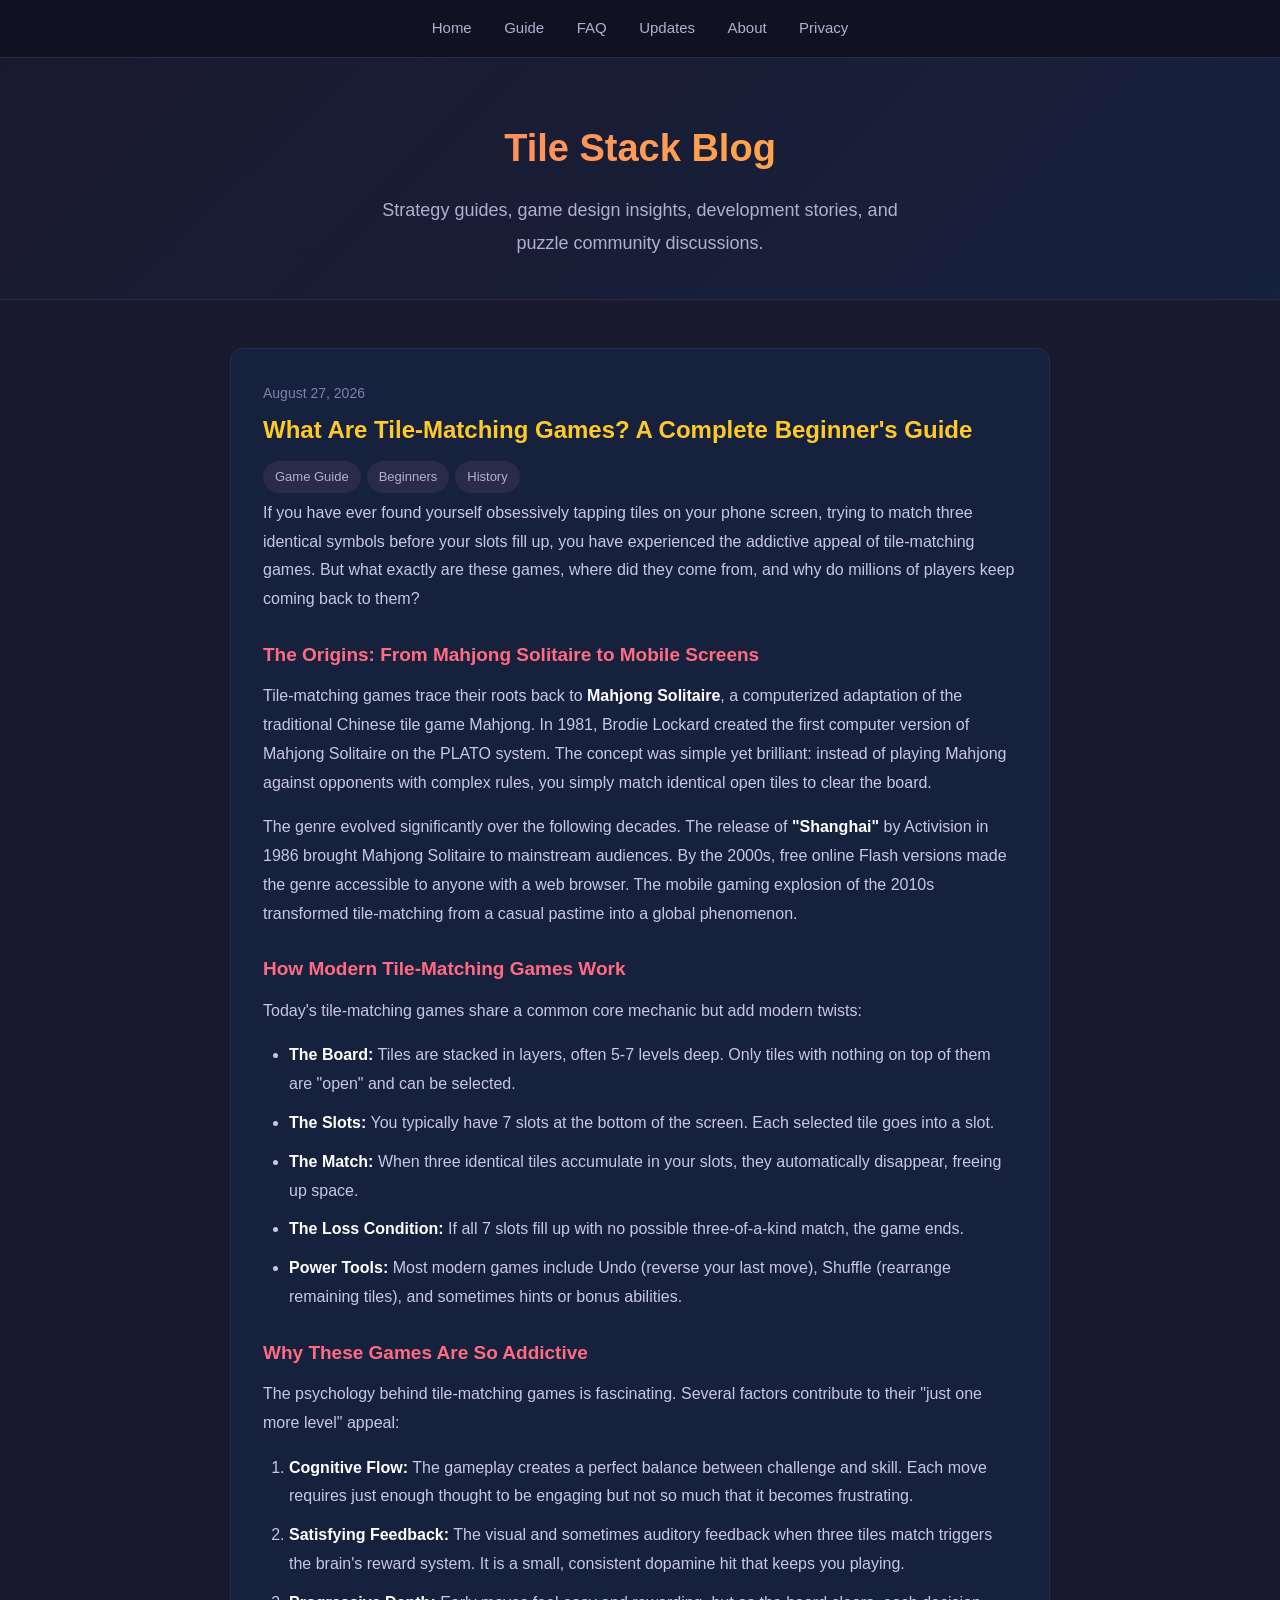
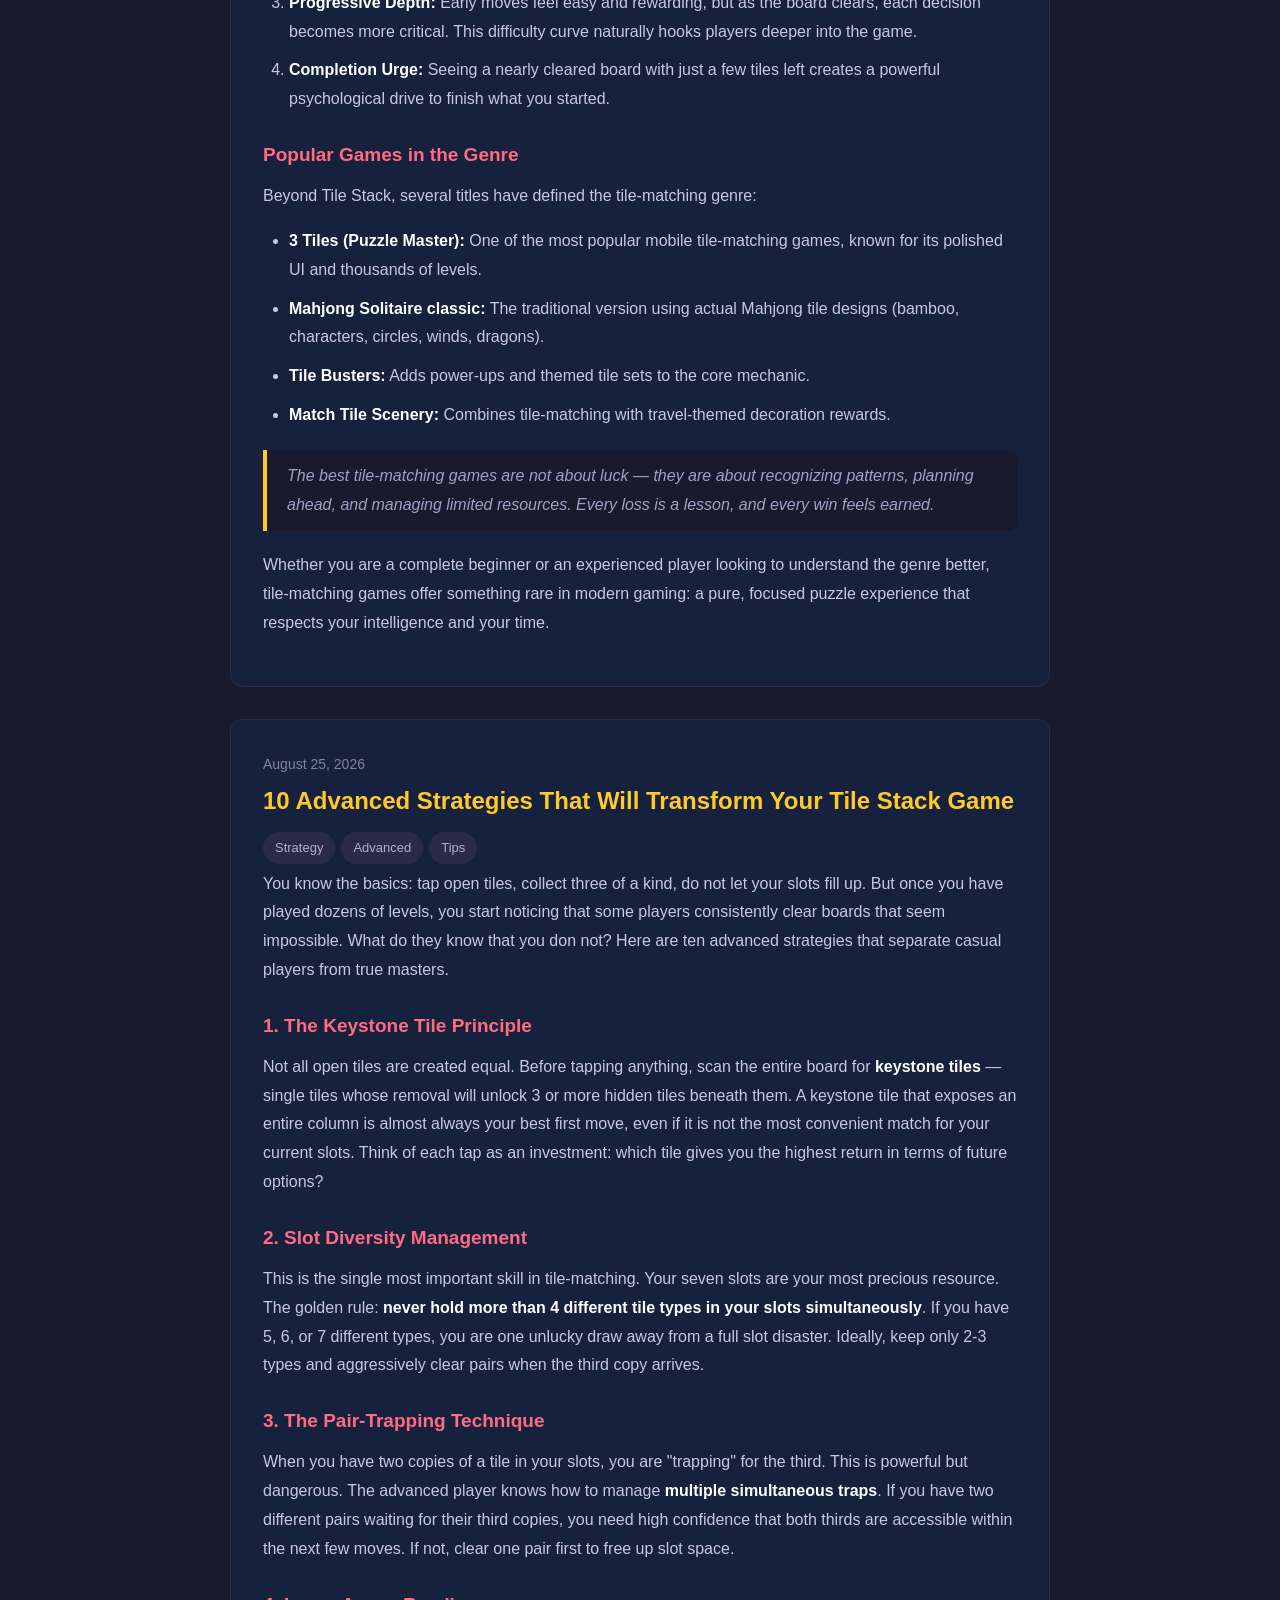
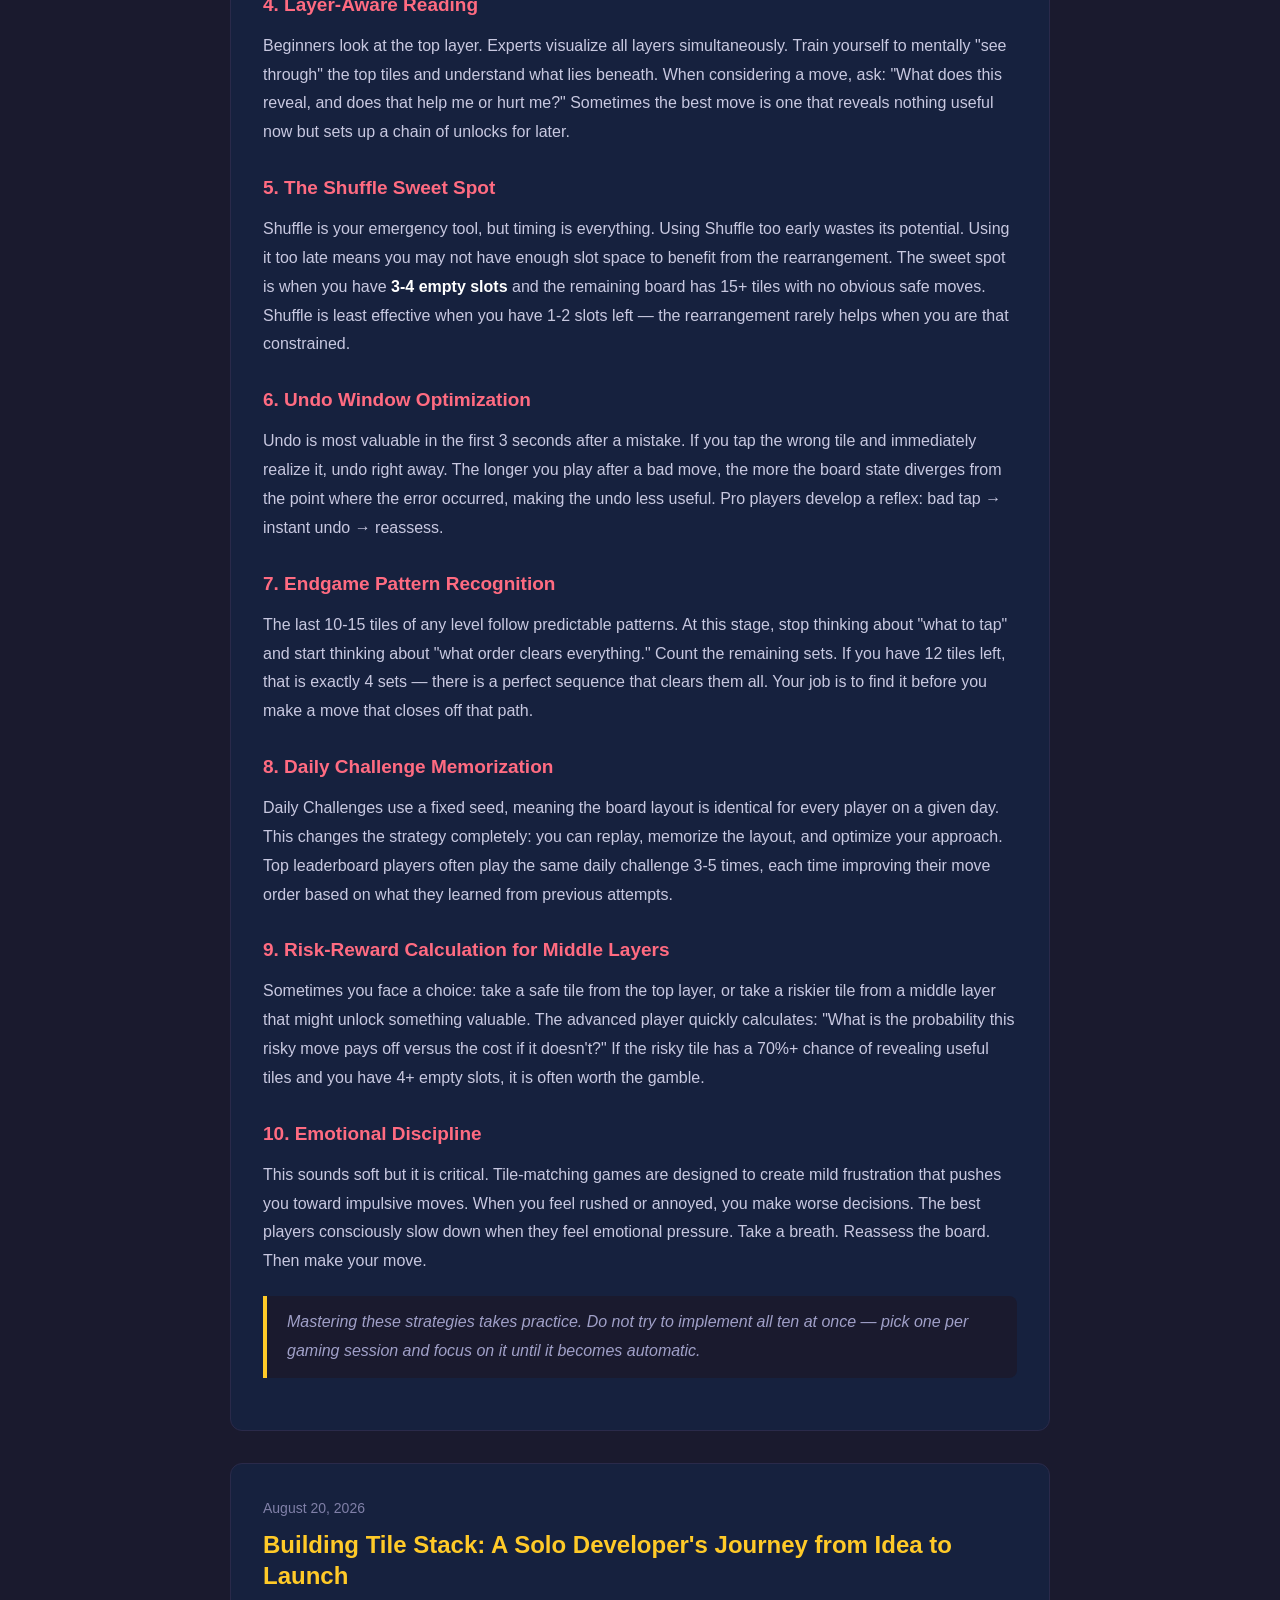
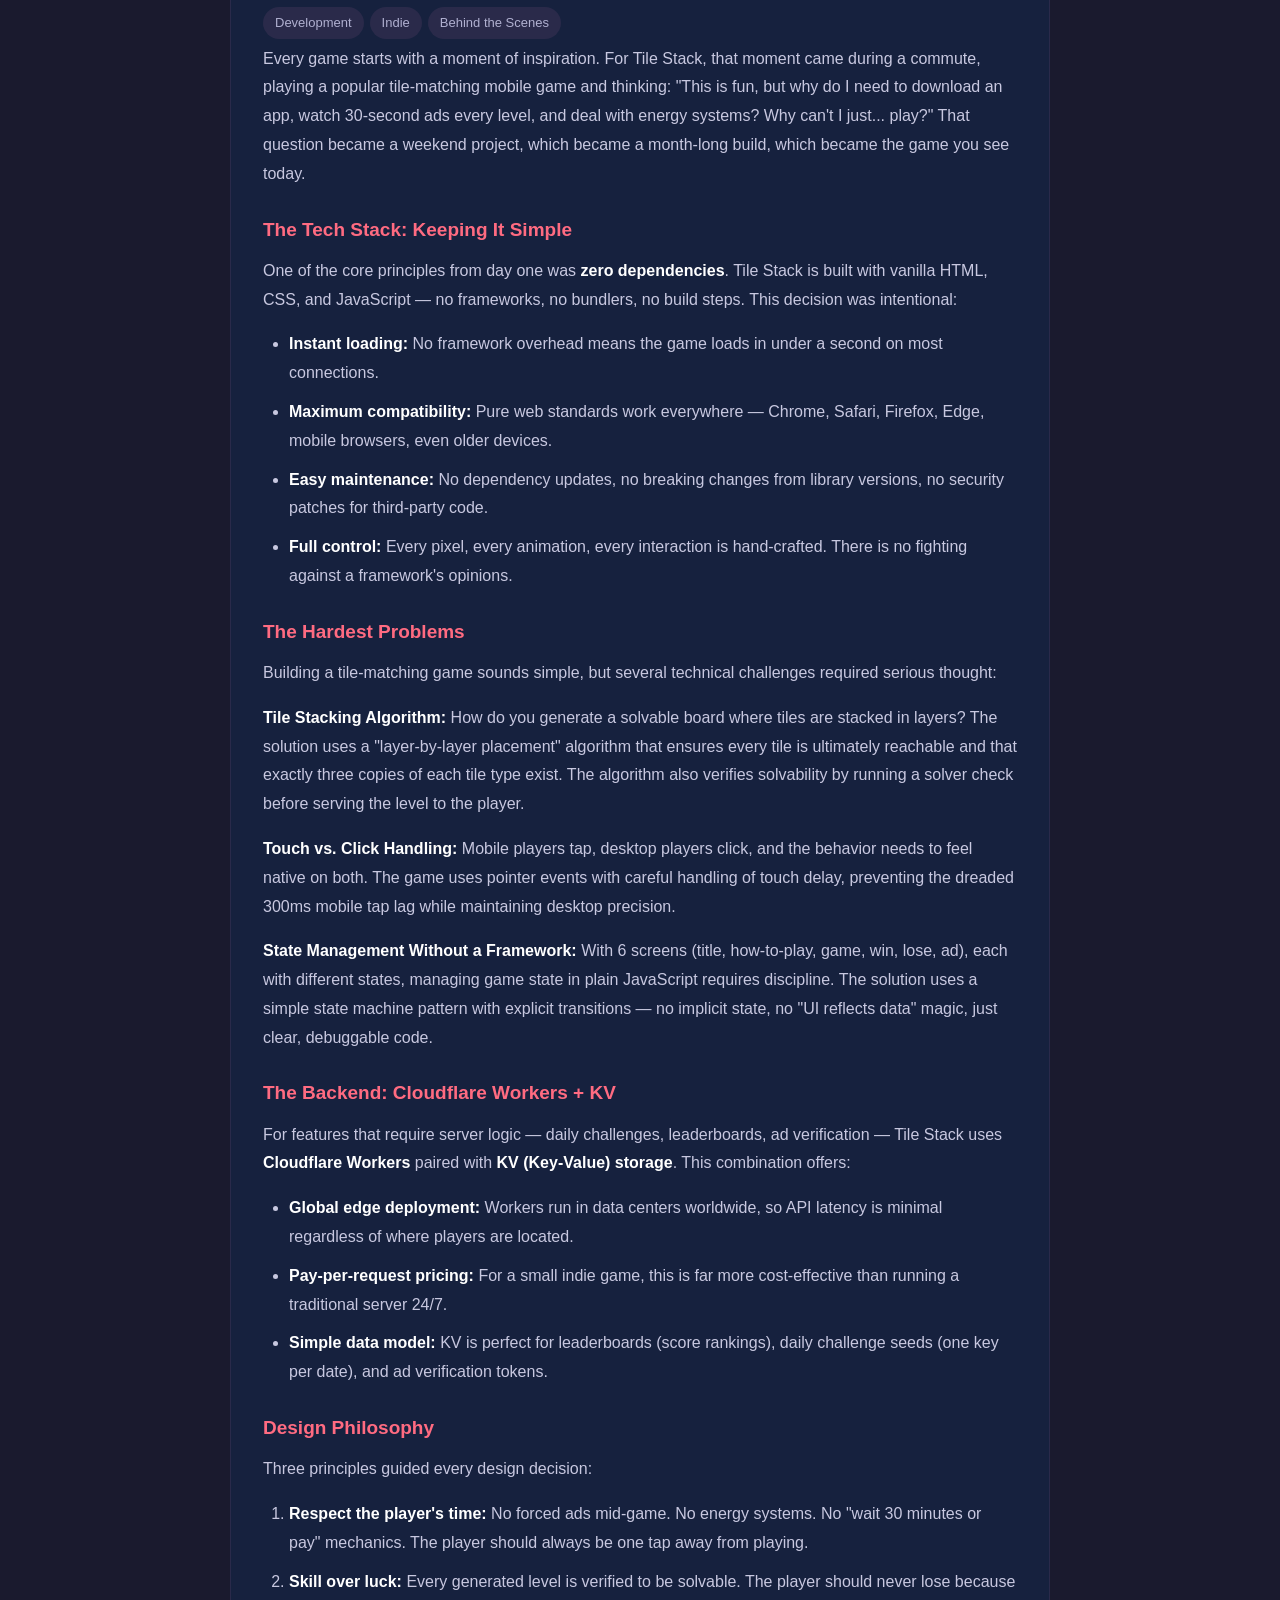
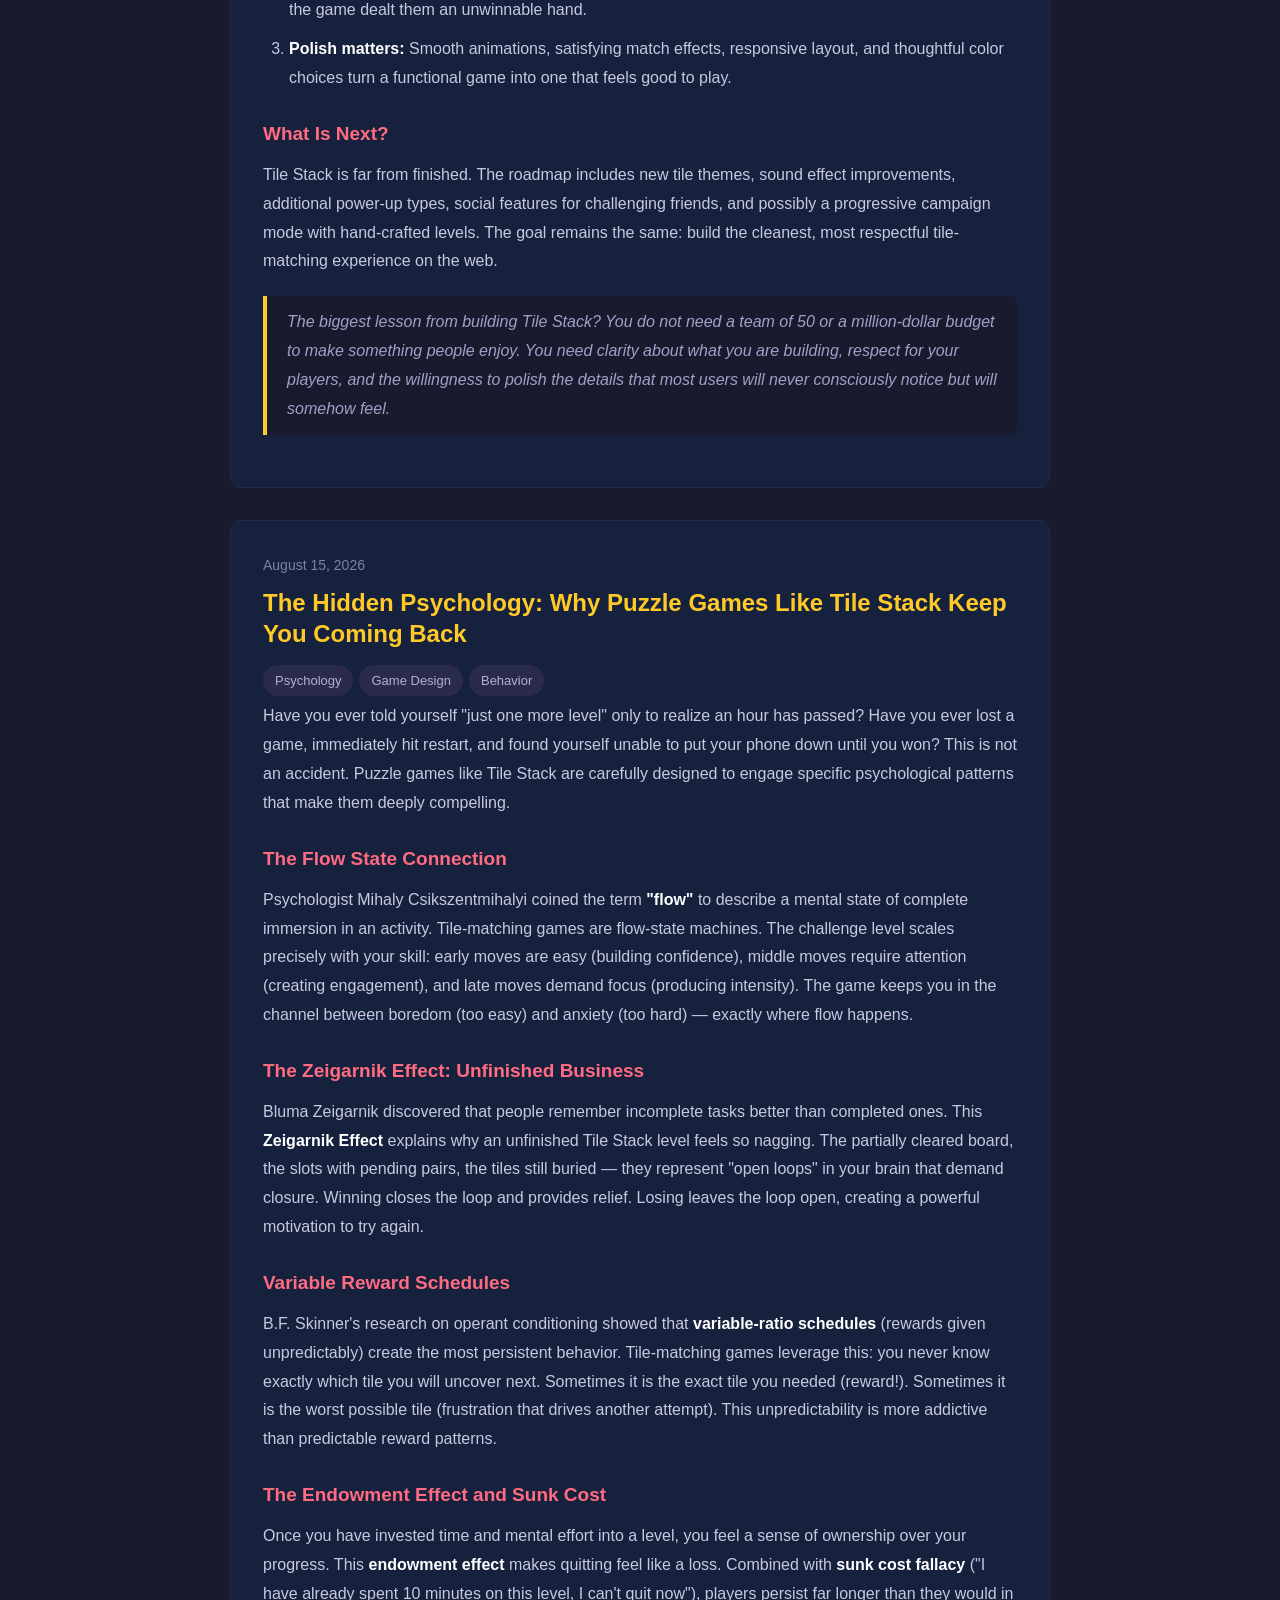
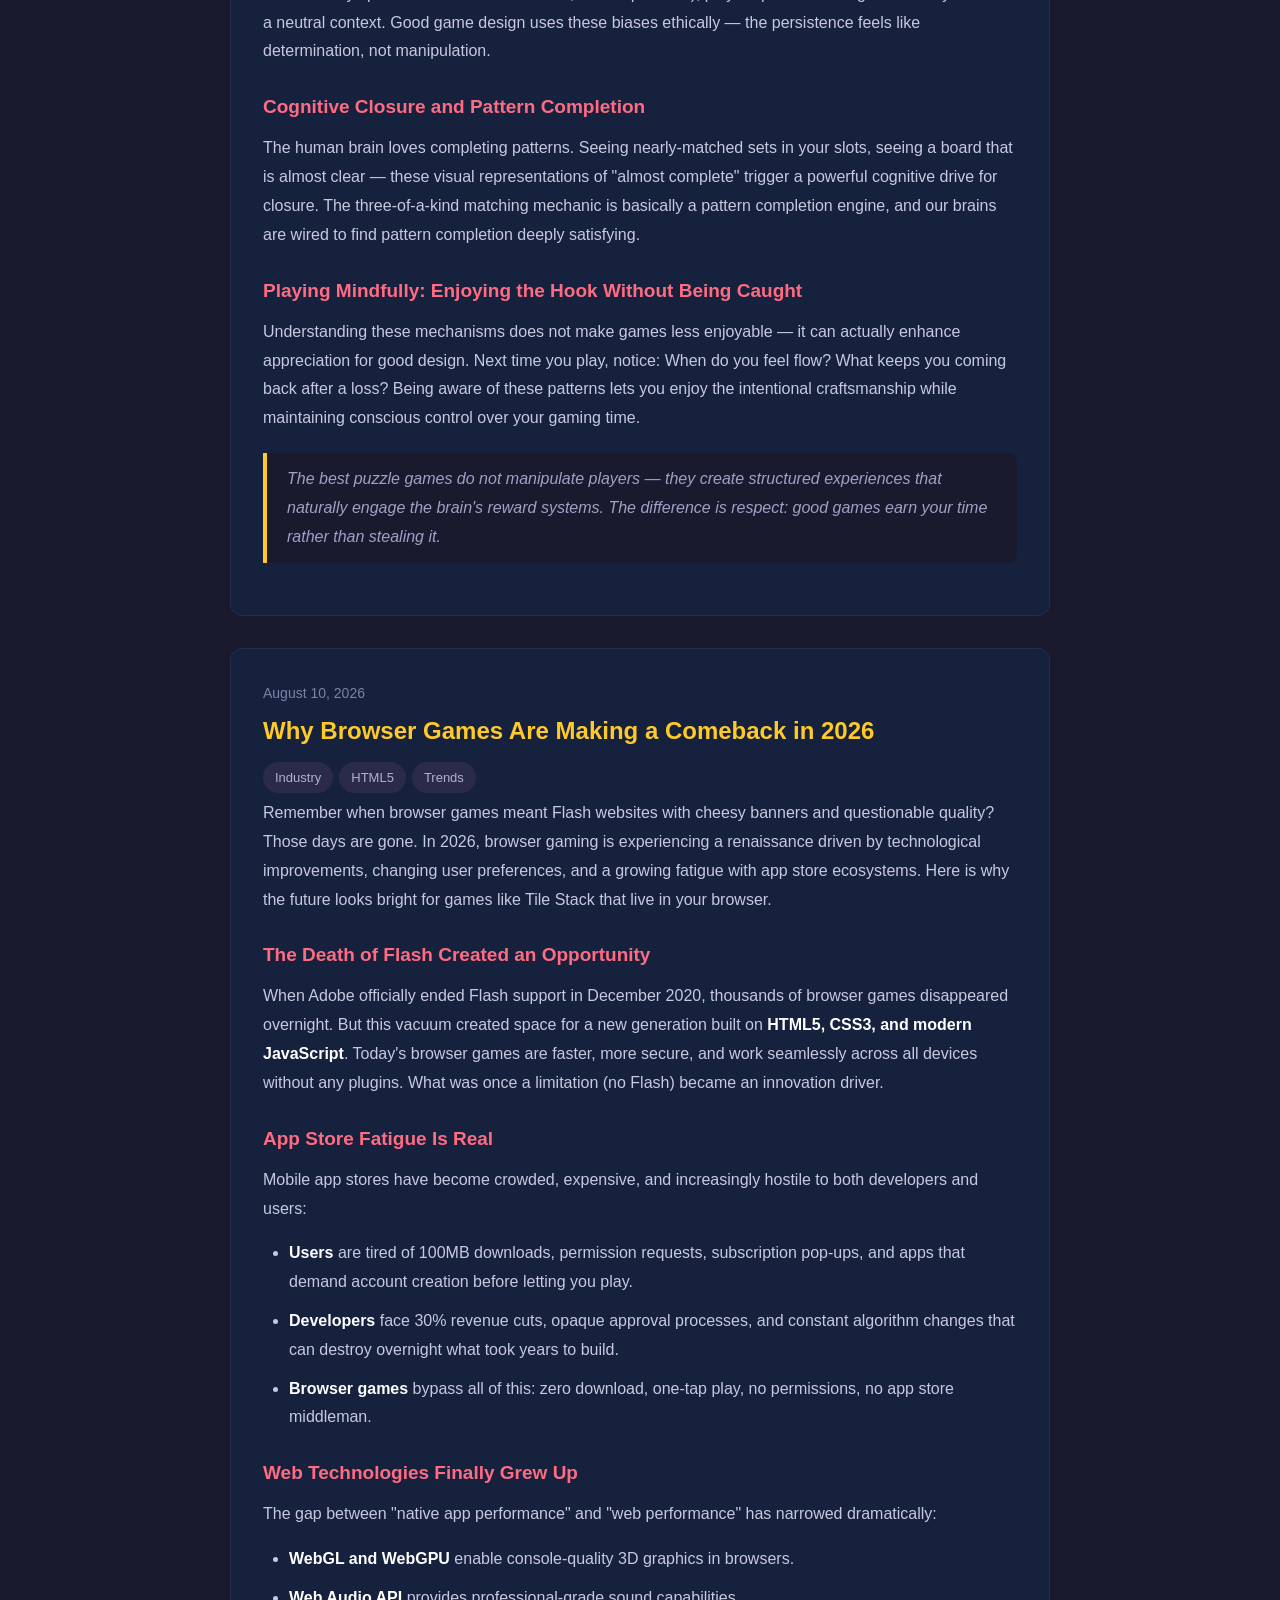
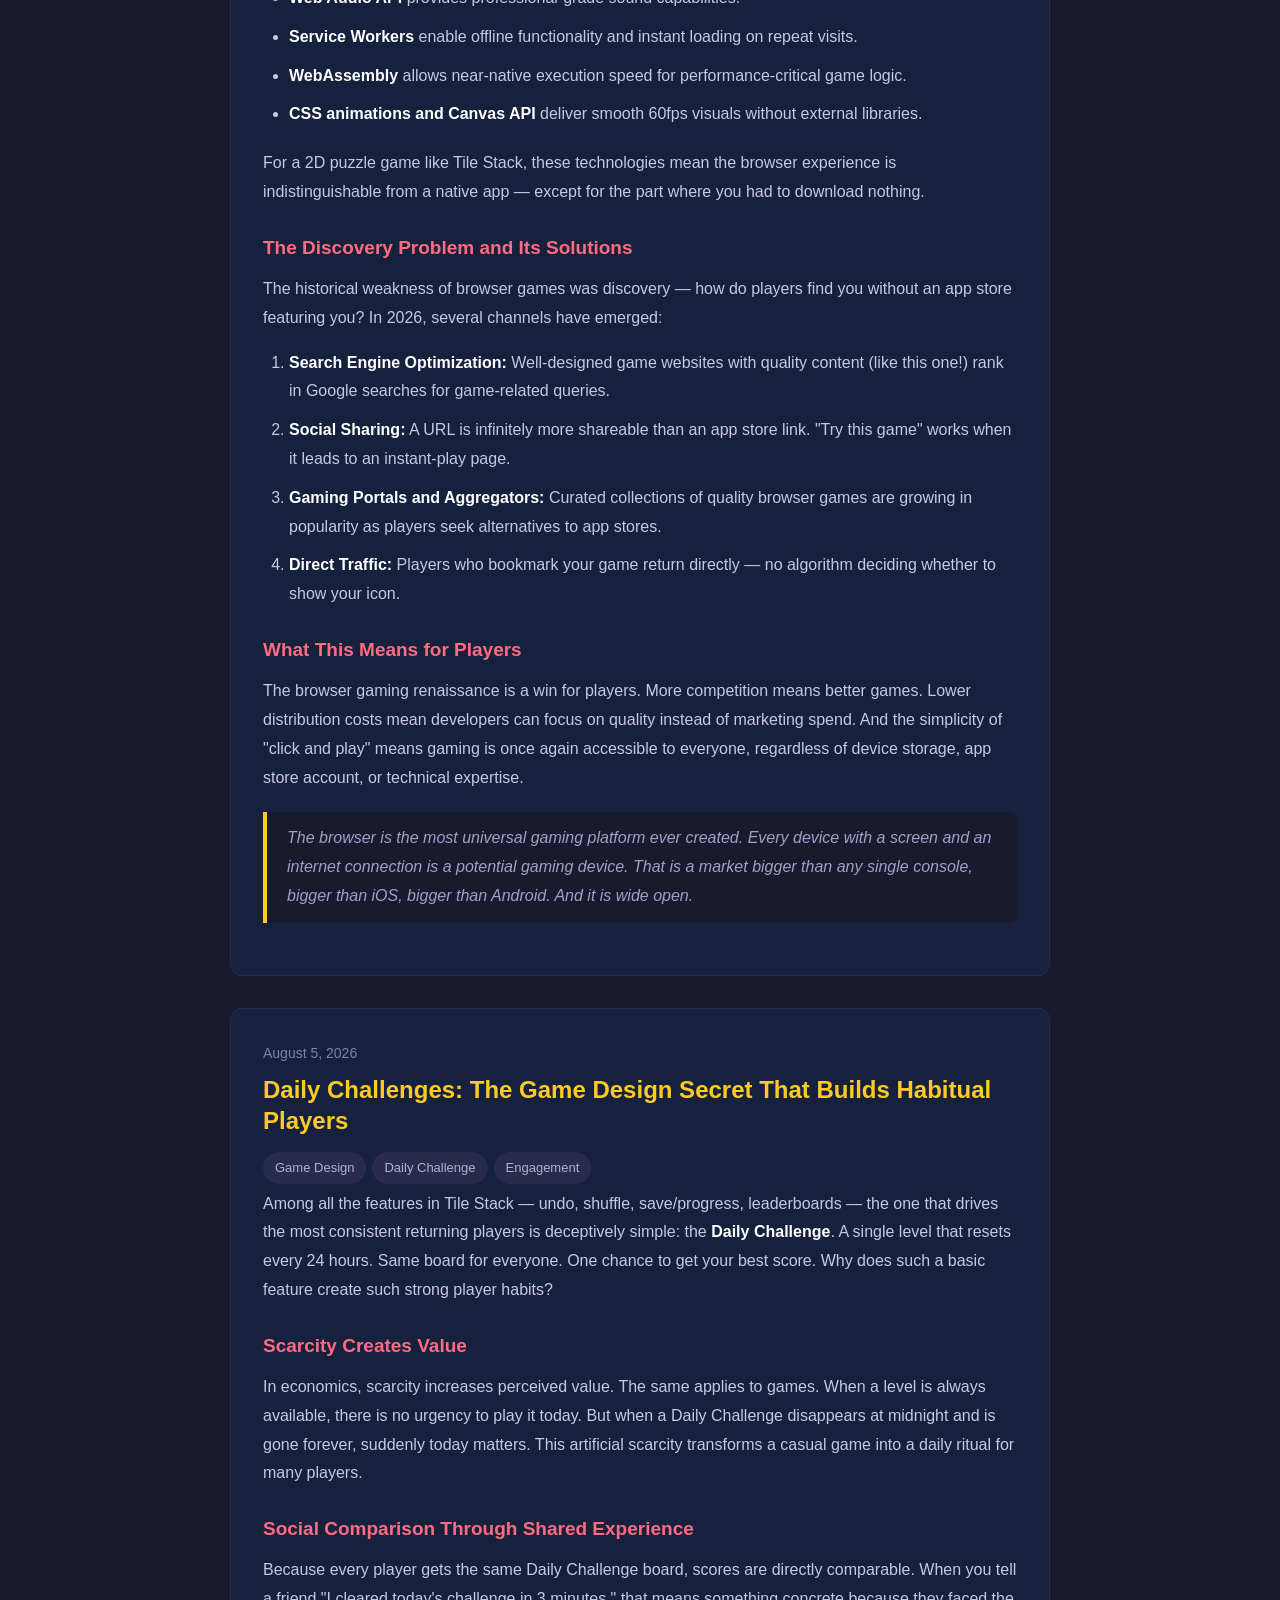
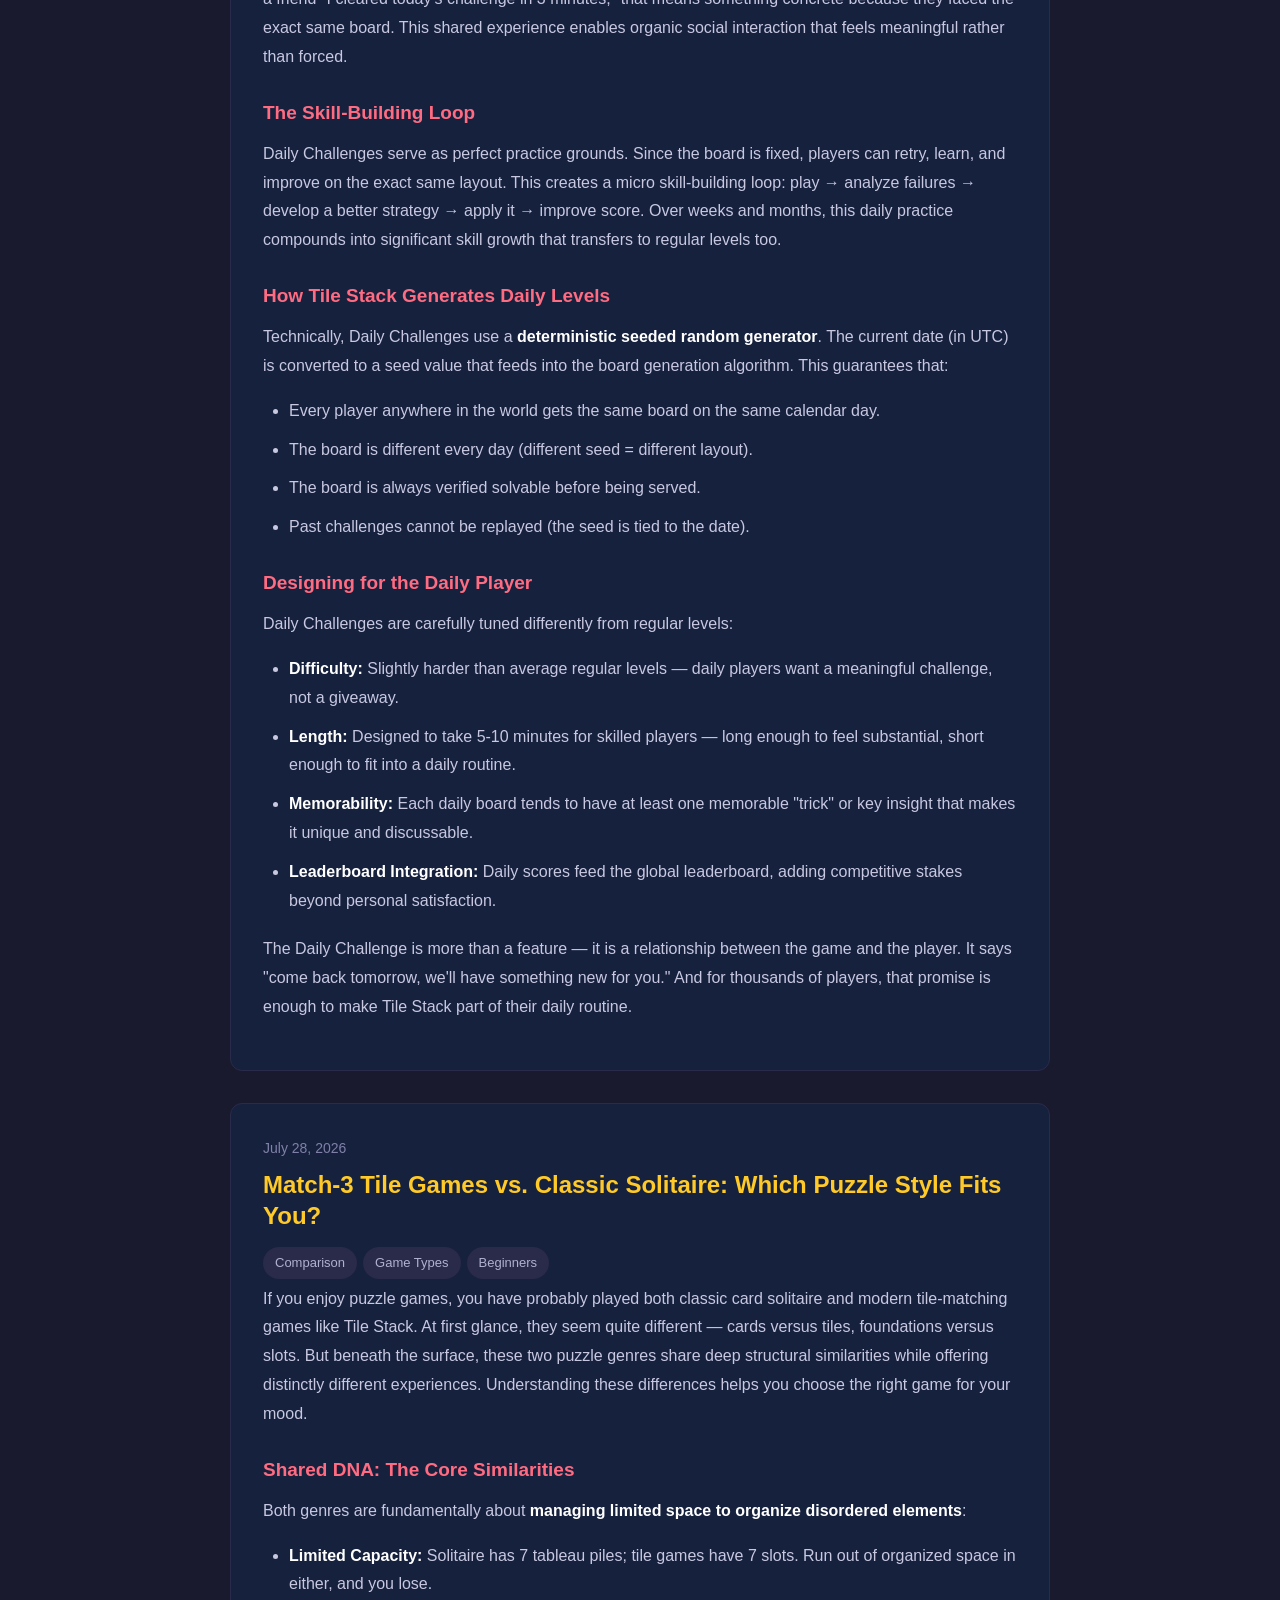
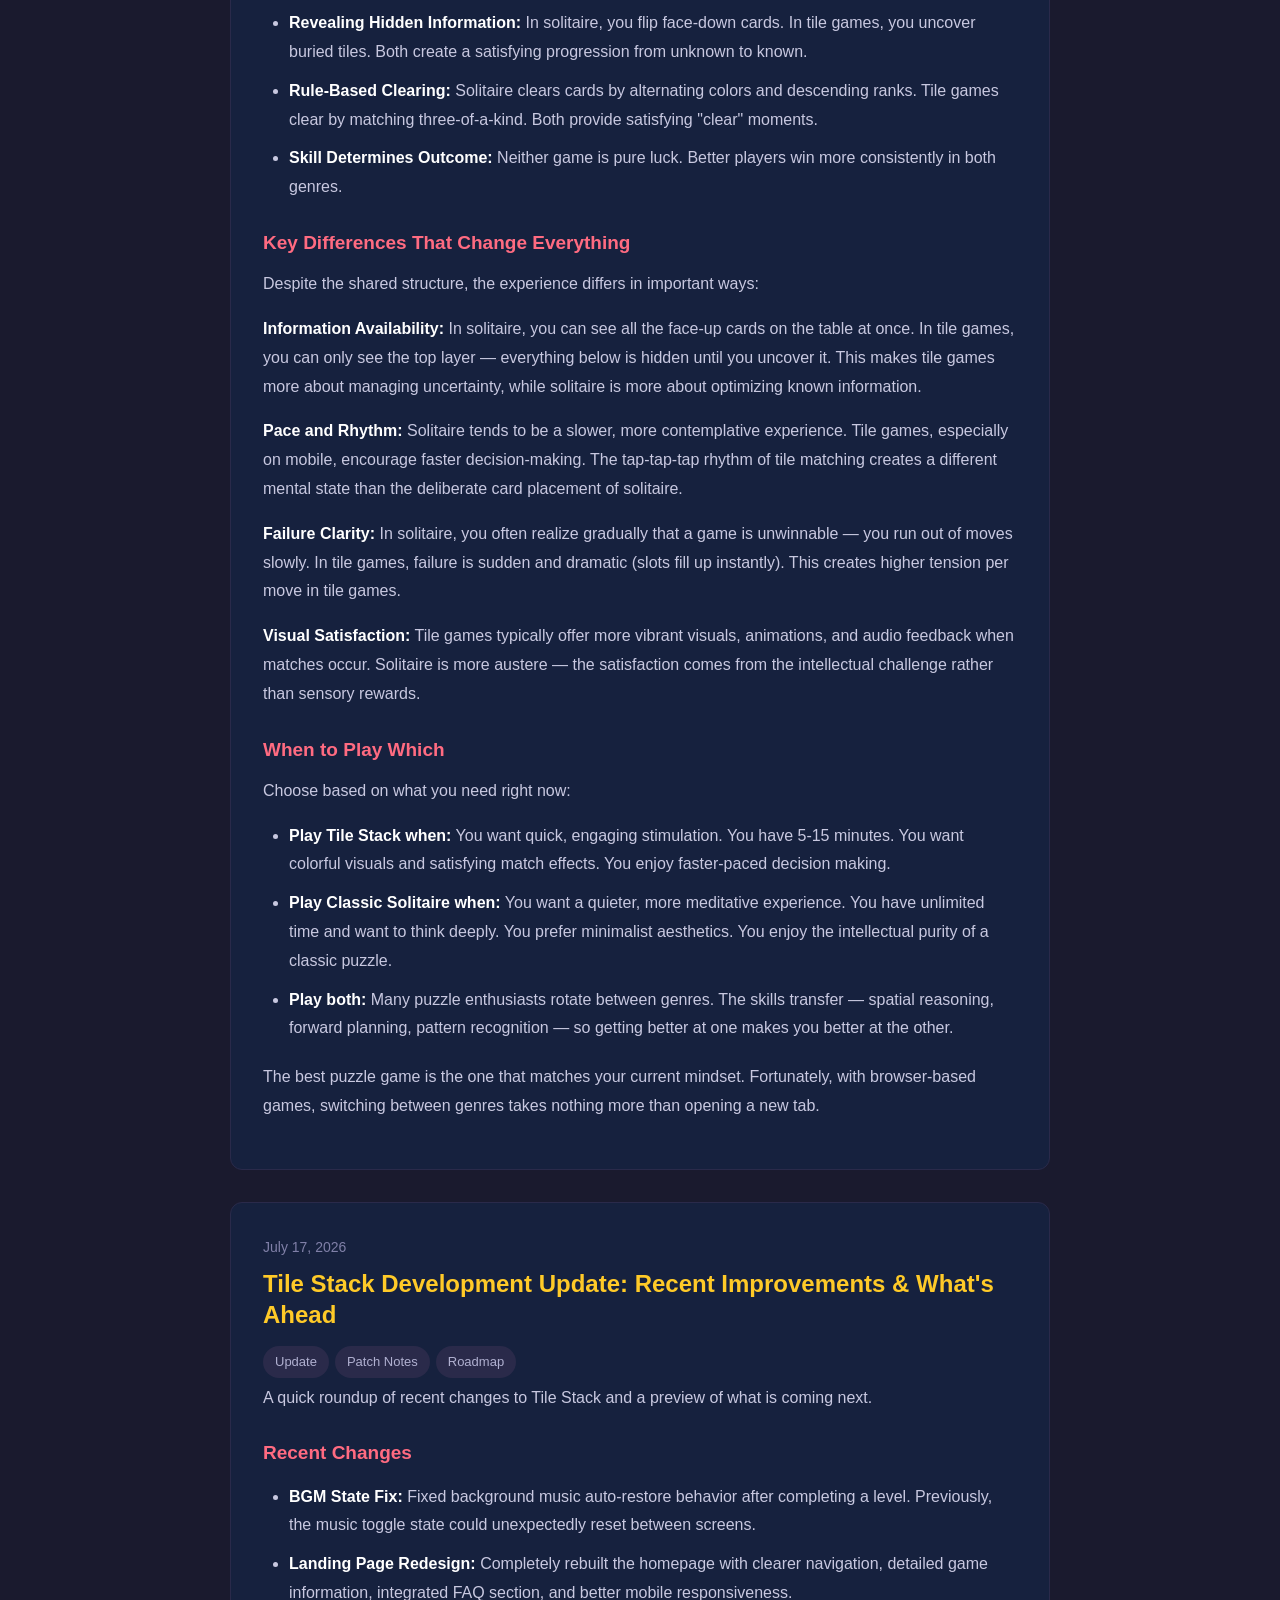
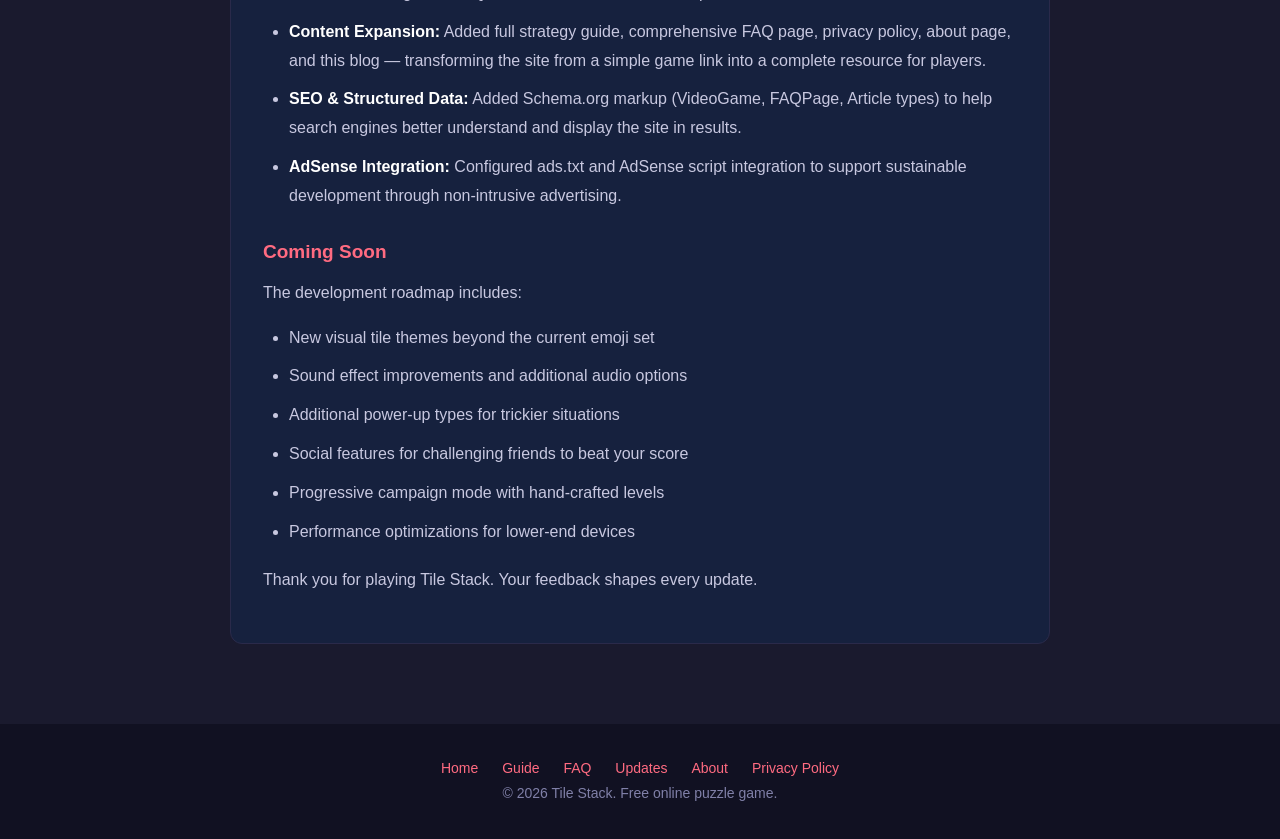
<file: root-site/blog.html>
<!DOCTYPE html>
<html lang="en">
<head>
  <meta charset="UTF-8">
  <meta name="viewport" content="width=device-width, initial-scale=1.0">
  <title>Tile Stack Blog - Game Strategy, Updates & Puzzle Insights</title>
  <meta name="description" content="Read in-depth articles about match-3 puzzle games, tile-matching strategy, browser game development, and the latest Tile Stack updates.">
  <meta name="keywords" content="Tile Stack blog, match 3 strategy, tile matching games, puzzle game tips, HTML5 game development, mahjong solitaire, browser games, casual gaming">
  <meta name="author" content="Rolin3">
  <meta name="robots" content="index, follow">
  <meta property="og:title" content="Tile Stack Blog - Strategy & Insights">
  <meta property="og:description" content="In-depth articles about match-3 puzzle games, strategy tips, and development behind Tile Stack.">
  <meta property="og:type" content="website">
  <meta property="og:url" content="https://rolin3.github.io/blog.html">
  <link rel="canonical" href="https://rolin3.github.io/blog.html">
  <link rel="icon" href="data:image/svg+xml,<svg xmlns='http://www.w3.org/2000/svg' viewBox='0 0 100 100'><text y='.9em' font-size='90'>&#x1F004;</text></svg>">
  <style>
    * { margin: 0; padding: 0; box-sizing: border-box; }
    body {
      background: #1a1a2e;
      color: #e0e0e0;
      font-family: -apple-system, BlinkMacSystemFont, 'Segoe UI', Roboto, 'Helvetica Neue', Arial, sans-serif;
      line-height: 1.8;
    }
    a { color: #ff6b81; text-decoration: none; }
    a:hover { text-decoration: underline; }
    nav.site-nav {
      background: #111122;
      border-bottom: 1px solid #2a2a4a;
      padding: 14px 20px;
      text-align: center;
    }
    nav.site-nav a { color: #b0b0d0; margin: 0 14px; font-size: 15px; }
    nav.site-nav a:hover { color: #ff6b81; }
    header {
      background: linear-gradient(135deg, #1a1a2e 0%, #16213e 100%);
      padding: 56px 20px 40px;
      text-align: center;
      border-bottom: 1px solid #2a2a4a;
    }
    header h1 {
      font-size: 38px;
      background: linear-gradient(90deg, #ff6b81, #ffca28);
      -webkit-background-clip: text;
      -webkit-text-fill-color: transparent;
      margin-bottom: 12px;
    }
    header p { color: #b0b0d0; max-width: 560px; margin: 0 auto; font-size: 18px; }
    .container {
      max-width: 860px;
      margin: 0 auto;
      padding: 48px 20px;
    }
    .post {
      background: #16213e;
      border: 1px solid #2a2a4a;
      border-radius: 12px;
      padding: 32px;
      margin-bottom: 32px;
    }
    .post .date {
      color: #8080a8;
      font-size: 14px;
      margin-bottom: 8px;
    }
    .post h2 {
      font-size: 24px;
      color: #ffca28;
      margin-bottom: 16px;
      line-height: 1.3;
    }
    .post h3 {
      font-size: 19px;
      color: #ff6b81;
      margin: 24px 0 10px;
    }
    .post p { color: #c8c8e0; margin-bottom: 16px; }
    .post ul, .post ol { margin: 12px 0 20px 26px; color: #c8c8e0; }
    .post li { margin-bottom: 10px; }
    .post strong { color: #fff; }
    .post blockquote {
      border-left: 4px solid #ffca28;
      padding: 12px 20px;
      margin: 20px 0;
      background: #1a1a2e;
      border-radius: 0 8px 8px 0;
      color: #a0a0c8;
      font-style: italic;
    }
    .tag {
      display: inline-block;
      background: #2a2a4a;
      color: #b0b0d0;
      padding: 4px 12px;
      border-radius: 20px;
      font-size: 13px;
      margin-right: 6px;
      margin-bottom: 6px;
    }
    .tags { margin-top: 16px; }
    footer {
      text-align: center;
      padding: 32px 20px;
      color: #8080a8;
      font-size: 14px;
      background: #111122;
    }
    footer a { margin: 0 10px; }
    @media (max-width: 480px) {
      header h1 { font-size: 30px; }
      nav.site-nav a { margin: 0 8px; font-size: 14px; }
      .post { padding: 20px; }
    }
  </style>
</head>
<body>
  <nav class="site-nav">
    <a href="/">Home</a>
    <a href="/guide.html">Guide</a>
    <a href="/faq.html">FAQ</a>
    <a href="/blog.html">Updates</a>
    <a href="/about.html">About</a>
    <a href="/privacy.html">Privacy</a>
  </nav>

  <header>
    <h1>Tile Stack Blog</h1>
    <p>Strategy guides, game design insights, development stories, and puzzle community discussions.</p>
  </header>

  <main class="container">

    <!-- Article 1: What Are Tile-Matching Games -->
    <article class="post">
      <div class="date">August 27, 2026</div>
      <h2>What Are Tile-Matching Games? A Complete Beginner's Guide</h2>
      <div class="tags"><span class="tag">Game Guide</span><span class="tag">Beginners</span><span class="tag">History</span></div>

      <p>If you have ever found yourself obsessively tapping tiles on your phone screen, trying to match three identical symbols before your slots fill up, you have experienced the addictive appeal of tile-matching games. But what exactly are these games, where did they come from, and why do millions of players keep coming back to them?</p>

      <h3>The Origins: From Mahjong Solitaire to Mobile Screens</h3>
      <p>Tile-matching games trace their roots back to <strong>Mahjong Solitaire</strong>, a computerized adaptation of the traditional Chinese tile game Mahjong. In 1981, Brodie Lockard created the first computer version of Mahjong Solitaire on the PLATO system. The concept was simple yet brilliant: instead of playing Mahjong against opponents with complex rules, you simply match identical open tiles to clear the board.</p>
      <p>The genre evolved significantly over the following decades. The release of <strong>"Shanghai"</strong> by Activision in 1986 brought Mahjong Solitaire to mainstream audiences. By the 2000s, free online Flash versions made the genre accessible to anyone with a web browser. The mobile gaming explosion of the 2010s transformed tile-matching from a casual pastime into a global phenomenon.</p>

      <h3>How Modern Tile-Matching Games Work</h3>
      <p>Today's tile-matching games share a common core mechanic but add modern twists:</p>
      <ul>
        <li><strong>The Board:</strong> Tiles are stacked in layers, often 5-7 levels deep. Only tiles with nothing on top of them are "open" and can be selected.</li>
        <li><strong>The Slots:</strong> You typically have 7 slots at the bottom of the screen. Each selected tile goes into a slot.</li>
        <li><strong>The Match:</strong> When three identical tiles accumulate in your slots, they automatically disappear, freeing up space.</li>
        <li><strong>The Loss Condition:</strong> If all 7 slots fill up with no possible three-of-a-kind match, the game ends.</li>
        <li><strong>Power Tools:</strong> Most modern games include Undo (reverse your last move), Shuffle (rearrange remaining tiles), and sometimes hints or bonus abilities.</li>
      </ul>

      <h3>Why These Games Are So Addictive</h3>
      <p>The psychology behind tile-matching games is fascinating. Several factors contribute to their "just one more level" appeal:</p>
      <ol>
        <li><strong>Cognitive Flow:</strong> The gameplay creates a perfect balance between challenge and skill. Each move requires just enough thought to be engaging but not so much that it becomes frustrating.</li>
        <li><strong>Satisfying Feedback:</strong> The visual and sometimes auditory feedback when three tiles match triggers the brain's reward system. It is a small, consistent dopamine hit that keeps you playing.</li>
        <li><strong>Progressive Depth:</strong> Early moves feel easy and rewarding, but as the board clears, each decision becomes more critical. This difficulty curve naturally hooks players deeper into the game.</li>
        <li><strong>Completion Urge:</strong> Seeing a nearly cleared board with just a few tiles left creates a powerful psychological drive to finish what you started.</li>
      </ol>

      <h3>Popular Games in the Genre</h3>
      <p>Beyond Tile Stack, several titles have defined the tile-matching genre:</p>
      <ul>
        <li><strong>3 Tiles (Puzzle Master):</strong> One of the most popular mobile tile-matching games, known for its polished UI and thousands of levels.</li>
        <li><strong>Mahjong Solitaire classic:</strong> The traditional version using actual Mahjong tile designs (bamboo, characters, circles, winds, dragons).</li>
        <li><strong>Tile Busters:</strong> Adds power-ups and themed tile sets to the core mechanic.</li>
        <li><strong>Match Tile Scenery:</strong> Combines tile-matching with travel-themed decoration rewards.</li>
      </ul>

      <blockquote>The best tile-matching games are not about luck — they are about recognizing patterns, planning ahead, and managing limited resources. Every loss is a lesson, and every win feels earned.</blockquote>

      <p>Whether you are a complete beginner or an experienced player looking to understand the genre better, tile-matching games offer something rare in modern gaming: a pure, focused puzzle experience that respects your intelligence and your time.</p>
    </article>

    <!-- Article 2: Advanced Strategy -->
    <article class="post">
      <div class="date">August 25, 2026</div>
      <h2>10 Advanced Strategies That Will Transform Your Tile Stack Game</h2>
      <div class="tags"><span class="tag">Strategy</span><span class="tag">Advanced</span><span class="tag">Tips</span></div>

      <p>You know the basics: tap open tiles, collect three of a kind, do not let your slots fill up. But once you have played dozens of levels, you start noticing that some players consistently clear boards that seem impossible. What do they know that you don not? Here are ten advanced strategies that separate casual players from true masters.</p>

      <h3>1. The Keystone Tile Principle</h3>
      <p>Not all open tiles are created equal. Before tapping anything, scan the entire board for <strong>keystone tiles</strong> — single tiles whose removal will unlock 3 or more hidden tiles beneath them. A keystone tile that exposes an entire column is almost always your best first move, even if it is not the most convenient match for your current slots. Think of each tap as an investment: which tile gives you the highest return in terms of future options?</p>

      <h3>2. Slot Diversity Management</h3>
      <p>This is the single most important skill in tile-matching. Your seven slots are your most precious resource. The golden rule: <strong>never hold more than 4 different tile types in your slots simultaneously</strong>. If you have 5, 6, or 7 different types, you are one unlucky draw away from a full slot disaster. Ideally, keep only 2-3 types and aggressively clear pairs when the third copy arrives.</p>

      <h3>3. The Pair-Trapping Technique</h3>
      <p>When you have two copies of a tile in your slots, you are "trapping" for the third. This is powerful but dangerous. The advanced player knows how to manage <strong>multiple simultaneous traps</strong>. If you have two different pairs waiting for their third copies, you need high confidence that both thirds are accessible within the next few moves. If not, clear one pair first to free up slot space.</p>

      <h3>4. Layer-Aware Reading</h3>
      <p>Beginners look at the top layer. Experts visualize all layers simultaneously. Train yourself to mentally "see through" the top tiles and understand what lies beneath. When considering a move, ask: "What does this reveal, and does that help me or hurt me?" Sometimes the best move is one that reveals nothing useful now but sets up a chain of unlocks for later.</p>

      <h3>5. The Shuffle Sweet Spot</h3>
      <p>Shuffle is your emergency tool, but timing is everything. Using Shuffle too early wastes its potential. Using it too late means you may not have enough slot space to benefit from the rearrangement. The sweet spot is when you have <strong>3-4 empty slots</strong> and the remaining board has 15+ tiles with no obvious safe moves. Shuffle is least effective when you have 1-2 slots left — the rearrangement rarely helps when you are that constrained.</p>

      <h3>6. Undo Window Optimization</h3>
      <p>Undo is most valuable in the first 3 seconds after a mistake. If you tap the wrong tile and immediately realize it, undo right away. The longer you play after a bad move, the more the board state diverges from the point where the error occurred, making the undo less useful. Pro players develop a reflex: bad tap → instant undo → reassess.</p>

      <h3>7. Endgame Pattern Recognition</h3>
      <p>The last 10-15 tiles of any level follow predictable patterns. At this stage, stop thinking about "what to tap" and start thinking about "what order clears everything." Count the remaining sets. If you have 12 tiles left, that is exactly 4 sets — there is a perfect sequence that clears them all. Your job is to find it before you make a move that closes off that path.</p>

      <h3>8. Daily Challenge Memorization</h3>
      <p>Daily Challenges use a fixed seed, meaning the board layout is identical for every player on a given day. This changes the strategy completely: you can replay, memorize the layout, and optimize your approach. Top leaderboard players often play the same daily challenge 3-5 times, each time improving their move order based on what they learned from previous attempts.</p>

      <h3>9. Risk-Reward Calculation for Middle Layers</h3>
      <p>Sometimes you face a choice: take a safe tile from the top layer, or take a riskier tile from a middle layer that might unlock something valuable. The advanced player quickly calculates: "What is the probability this risky move pays off versus the cost if it doesn't?" If the risky tile has a 70%+ chance of revealing useful tiles and you have 4+ empty slots, it is often worth the gamble.</p>

      <h3>10. Emotional Discipline</h3>
      <p>This sounds soft but it is critical. Tile-matching games are designed to create mild frustration that pushes you toward impulsive moves. When you feel rushed or annoyed, you make worse decisions. The best players consciously slow down when they feel emotional pressure. Take a breath. Reassess the board. Then make your move.</p>

      <blockquote>Mastering these strategies takes practice. Do not try to implement all ten at once — pick one per gaming session and focus on it until it becomes automatic.</blockquote>
    </article>

    <!-- Article 3: How Tile Stack Was Built -->
    <article class="post">
      <div class="date">August 20, 2026</div>
      <h2>Building Tile Stack: A Solo Developer's Journey from Idea to Launch</h2>
      <div class="tags"><span class="tag">Development</span><span class="tag">Indie</span><span class="tag">Behind the Scenes</span></div>

      <p>Every game starts with a moment of inspiration. For Tile Stack, that moment came during a commute, playing a popular tile-matching mobile game and thinking: "This is fun, but why do I need to download an app, watch 30-second ads every level, and deal with energy systems? Why can't I just... play?" That question became a weekend project, which became a month-long build, which became the game you see today.</p>

      <h3>The Tech Stack: Keeping It Simple</h3>
      <p>One of the core principles from day one was <strong>zero dependencies</strong>. Tile Stack is built with vanilla HTML, CSS, and JavaScript — no frameworks, no bundlers, no build steps. This decision was intentional:</p>
      <ul>
        <li><strong>Instant loading:</strong> No framework overhead means the game loads in under a second on most connections.</li>
        <li><strong>Maximum compatibility:</strong> Pure web standards work everywhere — Chrome, Safari, Firefox, Edge, mobile browsers, even older devices.</li>
        <li><strong>Easy maintenance:</strong> No dependency updates, no breaking changes from library versions, no security patches for third-party code.</li>
        <li><strong>Full control:</strong> Every pixel, every animation, every interaction is hand-crafted. There is no fighting against a framework's opinions.</li>
      </ul>

      <h3>The Hardest Problems</h3>
      <p>Building a tile-matching game sounds simple, but several technical challenges required serious thought:</p>
      <p><strong>Tile Stacking Algorithm:</strong> How do you generate a solvable board where tiles are stacked in layers? The solution uses a "layer-by-layer placement" algorithm that ensures every tile is ultimately reachable and that exactly three copies of each tile type exist. The algorithm also verifies solvability by running a solver check before serving the level to the player.</p>
      <p><strong>Touch vs. Click Handling:</strong> Mobile players tap, desktop players click, and the behavior needs to feel native on both. The game uses pointer events with careful handling of touch delay, preventing the dreaded 300ms mobile tap lag while maintaining desktop precision.</p>
      <p><strong>State Management Without a Framework:</strong> With 6 screens (title, how-to-play, game, win, lose, ad), each with different states, managing game state in plain JavaScript requires discipline. The solution uses a simple state machine pattern with explicit transitions — no implicit state, no "UI reflects data" magic, just clear, debuggable code.</p>

      <h3>The Backend: Cloudflare Workers + KV</h3>
      <p>For features that require server logic — daily challenges, leaderboards, ad verification — Tile Stack uses <strong>Cloudflare Workers</strong> paired with <strong>KV (Key-Value) storage</strong>. This combination offers:</p>
      <ul>
        <li><strong>Global edge deployment:</strong> Workers run in data centers worldwide, so API latency is minimal regardless of where players are located.</li>
        <li><strong>Pay-per-request pricing:</strong> For a small indie game, this is far more cost-effective than running a traditional server 24/7.</li>
        <li><strong>Simple data model:</strong> KV is perfect for leaderboards (score rankings), daily challenge seeds (one key per date), and ad verification tokens.</li>
      </ul>

      <h3>Design Philosophy</h3>
      <p>Three principles guided every design decision:</p>
      <ol>
        <li><strong>Respect the player's time:</strong> No forced ads mid-game. No energy systems. No "wait 30 minutes or pay" mechanics. The player should always be one tap away from playing.</li>
        <li><strong>Skill over luck:</strong> Every generated level is verified to be solvable. The player should never lose because the game dealt them an unwinnable hand.</li>
        <li><strong>Polish matters:</strong> Smooth animations, satisfying match effects, responsive layout, and thoughtful color choices turn a functional game into one that feels good to play.</li>
      </ol>

      <h3>What Is Next?</h3>
      <p>Tile Stack is far from finished. The roadmap includes new tile themes, sound effect improvements, additional power-up types, social features for challenging friends, and possibly a progressive campaign mode with hand-crafted levels. The goal remains the same: build the cleanest, most respectful tile-matching experience on the web.</p>

      <blockquote>The biggest lesson from building Tile Stack? You do not need a team of 50 or a million-dollar budget to make something people enjoy. You need clarity about what you are building, respect for your players, and the willingness to polish the details that most users will never consciously notice but will somehow feel.</blockquote>
    </article>

    <!-- Article 4: Psychology of Puzzle Games -->
    <article class="post">
      <div class="date">August 15, 2026</div>
      <h2>The Hidden Psychology: Why Puzzle Games Like Tile Stack Keep You Coming Back</h2>
      <div class="tags"><span class="tag">Psychology</span><span class="tag">Game Design</span><span class="tag">Behavior</span></div>

      <p>Have you ever told yourself "just one more level" only to realize an hour has passed? Have you ever lost a game, immediately hit restart, and found yourself unable to put your phone down until you won? This is not an accident. Puzzle games like Tile Stack are carefully designed to engage specific psychological patterns that make them deeply compelling.</p>

      <h3>The Flow State Connection</h3>
      <p>Psychologist Mihaly Csikszentmihalyi coined the term <strong>"flow"</strong> to describe a mental state of complete immersion in an activity. Tile-matching games are flow-state machines. The challenge level scales precisely with your skill: early moves are easy (building confidence), middle moves require attention (creating engagement), and late moves demand focus (producing intensity). The game keeps you in the channel between boredom (too easy) and anxiety (too hard) — exactly where flow happens.</p>

      <h3>The Zeigarnik Effect: Unfinished Business</h3>
      <p>Bluma Zeigarnik discovered that people remember incomplete tasks better than completed ones. This <strong>Zeigarnik Effect</strong> explains why an unfinished Tile Stack level feels so nagging. The partially cleared board, the slots with pending pairs, the tiles still buried — they represent "open loops" in your brain that demand closure. Winning closes the loop and provides relief. Losing leaves the loop open, creating a powerful motivation to try again.</p>

      <h3>Variable Reward Schedules</h3>
      <p>B.F. Skinner's research on operant conditioning showed that <strong>variable-ratio schedules</strong> (rewards given unpredictably) create the most persistent behavior. Tile-matching games leverage this: you never know exactly which tile you will uncover next. Sometimes it is the exact tile you needed (reward!). Sometimes it is the worst possible tile (frustration that drives another attempt). This unpredictability is more addictive than predictable reward patterns.</p>

      <h3>The Endowment Effect and Sunk Cost</h3>
      <p>Once you have invested time and mental effort into a level, you feel a sense of ownership over your progress. This <strong>endowment effect</strong> makes quitting feel like a loss. Combined with <strong>sunk cost fallacy</strong> ("I have already spent 10 minutes on this level, I can't quit now"), players persist far longer than they would in a neutral context. Good game design uses these biases ethically — the persistence feels like determination, not manipulation.</p>

      <h3>Cognitive Closure and Pattern Completion</h3>
      <p>The human brain loves completing patterns. Seeing nearly-matched sets in your slots, seeing a board that is almost clear — these visual representations of "almost complete" trigger a powerful cognitive drive for closure. The three-of-a-kind matching mechanic is basically a pattern completion engine, and our brains are wired to find pattern completion deeply satisfying.</p>

      <h3>Playing Mindfully: Enjoying the Hook Without Being Caught</h3>
      <p>Understanding these mechanisms does not make games less enjoyable — it can actually enhance appreciation for good design. Next time you play, notice: When do you feel flow? What keeps you coming back after a loss? Being aware of these patterns lets you enjoy the intentional craftsmanship while maintaining conscious control over your gaming time.</p>

      <blockquote>The best puzzle games do not manipulate players — they create structured experiences that naturally engage the brain's reward systems. The difference is respect: good games earn your time rather than stealing it.</blockquote>
    </article>

    <!-- Article 5: Browser Games in 2026 -->
    <article class="post">
      <div class="date">August 10, 2026</div>
      <h2>Why Browser Games Are Making a Comeback in 2026</h2>
      <div class="tags"><span class="tag">Industry</span><span class="tag">HTML5</span><span class="tag">Trends</span></div>

      <p>Remember when browser games meant Flash websites with cheesy banners and questionable quality? Those days are gone. In 2026, browser gaming is experiencing a renaissance driven by technological improvements, changing user preferences, and a growing fatigue with app store ecosystems. Here is why the future looks bright for games like Tile Stack that live in your browser.</p>

      <h3>The Death of Flash Created an Opportunity</h3>
      <p>When Adobe officially ended Flash support in December 2020, thousands of browser games disappeared overnight. But this vacuum created space for a new generation built on <strong>HTML5, CSS3, and modern JavaScript</strong>. Today's browser games are faster, more secure, and work seamlessly across all devices without any plugins. What was once a limitation (no Flash) became an innovation driver.</p>

      <h3>App Store Fatigue Is Real</h3>
      <p>Mobile app stores have become crowded, expensive, and increasingly hostile to both developers and users:</p>
      <ul>
        <li><strong>Users</strong> are tired of 100MB downloads, permission requests, subscription pop-ups, and apps that demand account creation before letting you play.</li>
        <li><strong>Developers</strong> face 30% revenue cuts, opaque approval processes, and constant algorithm changes that can destroy overnight what took years to build.</li>
        <li><strong>Browser games</strong> bypass all of this: zero download, one-tap play, no permissions, no app store middleman.</li>
      </ul>

      <h3>Web Technologies Finally Grew Up</h3>
      <p>The gap between "native app performance" and "web performance" has narrowed dramatically:</p>
      <ul>
        <li><strong>WebGL and WebGPU</strong> enable console-quality 3D graphics in browsers.</li>
        <li><strong>Web Audio API</strong> provides professional-grade sound capabilities.</li>
        <li><strong>Service Workers</strong> enable offline functionality and instant loading on repeat visits.</li>
        <li><strong>WebAssembly</strong> allows near-native execution speed for performance-critical game logic.</li>
        <li><strong>CSS animations and Canvas API</strong> deliver smooth 60fps visuals without external libraries.</li>
      </ul>
      <p>For a 2D puzzle game like Tile Stack, these technologies mean the browser experience is indistinguishable from a native app — except for the part where you had to download nothing.</p>

      <h3>The Discovery Problem and Its Solutions</h3>
      <p>The historical weakness of browser games was discovery — how do players find you without an app store featuring you? In 2026, several channels have emerged:</p>
      <ol>
        <li><strong>Search Engine Optimization:</strong> Well-designed game websites with quality content (like this one!) rank in Google searches for game-related queries.</li>
        <li><strong>Social Sharing:</strong> A URL is infinitely more shareable than an app store link. "Try this game" works when it leads to an instant-play page.</li>
        <li><strong>Gaming Portals and Aggregators:</strong> Curated collections of quality browser games are growing in popularity as players seek alternatives to app stores.</li>
        <li><strong>Direct Traffic:</strong> Players who bookmark your game return directly — no algorithm deciding whether to show your icon.</li>
      </ol>

      <h3>What This Means for Players</h3>
      <p>The browser gaming renaissance is a win for players. More competition means better games. Lower distribution costs mean developers can focus on quality instead of marketing spend. And the simplicity of "click and play" means gaming is once again accessible to everyone, regardless of device storage, app store account, or technical expertise.</p>

      <blockquote>The browser is the most universal gaming platform ever created. Every device with a screen and an internet connection is a potential gaming device. That is a market bigger than any single console, bigger than iOS, bigger than Android. And it is wide open.</blockquote>
    </article>

    <!-- Article 6: Daily Challenge Design -->
    <article class="post">
      <div class="date">August 5, 2026</div>
      <h2>Daily Challenges: The Game Design Secret That Builds Habitual Players</h2>
      <div class="tags"><span class="tag">Game Design</span><span class="tag">Daily Challenge</span><span class="tag">Engagement</span></div>

      <p>Among all the features in Tile Stack — undo, shuffle, save/progress, leaderboards — the one that drives the most consistent returning players is deceptively simple: the <strong>Daily Challenge</strong>. A single level that resets every 24 hours. Same board for everyone. One chance to get your best score. Why does such a basic feature create such strong player habits?</p>

      <h3>Scarcity Creates Value</h3>
      <p>In economics, scarcity increases perceived value. The same applies to games. When a level is always available, there is no urgency to play it today. But when a Daily Challenge disappears at midnight and is gone forever, suddenly today matters. This artificial scarcity transforms a casual game into a daily ritual for many players.</p>

      <h3>Social Comparison Through Shared Experience</h3>
      <p>Because every player gets the same Daily Challenge board, scores are directly comparable. When you tell a friend "I cleared today's challenge in 3 minutes," that means something concrete because they faced the exact same board. This shared experience enables organic social interaction that feels meaningful rather than forced.</p>

      <h3>The Skill-Building Loop</h3>
      <p>Daily Challenges serve as perfect practice grounds. Since the board is fixed, players can retry, learn, and improve on the exact same layout. This creates a micro skill-building loop: play → analyze failures → develop a better strategy → apply it → improve score. Over weeks and months, this daily practice compounds into significant skill growth that transfers to regular levels too.</p>

      <h3>How Tile Stack Generates Daily Levels</h3>
      <p>Technically, Daily Challenges use a <strong>deterministic seeded random generator</strong>. The current date (in UTC) is converted to a seed value that feeds into the board generation algorithm. This guarantees that:</p>
      <ul>
        <li>Every player anywhere in the world gets the same board on the same calendar day.</li>
        <li>The board is different every day (different seed = different layout).</li>
        <li>The board is always verified solvable before being served.</li>
        <li>Past challenges cannot be replayed (the seed is tied to the date).</li>
      </ul>

      <h3>Designing for the Daily Player</h3>
      <p>Daily Challenges are carefully tuned differently from regular levels:</p>
      <ul>
        <li><strong>Difficulty:</strong> Slightly harder than average regular levels — daily players want a meaningful challenge, not a giveaway.</li>
        <li><strong>Length:</strong> Designed to take 5-10 minutes for skilled players — long enough to feel substantial, short enough to fit into a daily routine.</li>
        <li><strong>Memorability:</strong> Each daily board tends to have at least one memorable "trick" or key insight that makes it unique and discussable.</li>
        <li><strong>Leaderboard Integration:</strong> Daily scores feed the global leaderboard, adding competitive stakes beyond personal satisfaction.</li>
      </ul>

      <p>The Daily Challenge is more than a feature — it is a relationship between the game and the player. It says "come back tomorrow, we'll have something new for you." And for thousands of players, that promise is enough to make Tile Stack part of their daily routine.</p>
    </article>

    <!-- Article 7: Match-3 vs Classic Solitaire -->
    <article class="post">
      <div class="date">July 28, 2026</div>
      <h2>Match-3 Tile Games vs. Classic Solitaire: Which Puzzle Style Fits You?</h2>
      <div class="tags"><span class="tag">Comparison</span><span class="tag">Game Types</span><span class="tag">Beginners</span></div>

      <p>If you enjoy puzzle games, you have probably played both classic card solitaire and modern tile-matching games like Tile Stack. At first glance, they seem quite different — cards versus tiles, foundations versus slots. But beneath the surface, these two puzzle genres share deep structural similarities while offering distinctly different experiences. Understanding these differences helps you choose the right game for your mood.</p>

      <h3>Shared DNA: The Core Similarities</h3>
      <p>Both genres are fundamentally about <strong>managing limited space to organize disordered elements</strong>:</p>
      <ul>
        <li><strong>Limited Capacity:</strong> Solitaire has 7 tableau piles; tile games have 7 slots. Run out of organized space in either, and you lose.</li>
        <li><strong>Revealing Hidden Information:</strong> In solitaire, you flip face-down cards. In tile games, you uncover buried tiles. Both create a satisfying progression from unknown to known.</li>
        <li><strong>Rule-Based Clearing:</strong> Solitaire clears cards by alternating colors and descending ranks. Tile games clear by matching three-of-a-kind. Both provide satisfying "clear" moments.</li>
        <li><strong>Skill Determines Outcome:</strong> Neither game is pure luck. Better players win more consistently in both genres.</li>
      </ul>

      <h3>Key Differences That Change Everything</h3>
      <p>Despite the shared structure, the experience differs in important ways:</p>
      <p><strong>Information Availability:</strong> In solitaire, you can see all the face-up cards on the table at once. In tile games, you can only see the top layer — everything below is hidden until you uncover it. This makes tile games more about managing uncertainty, while solitaire is more about optimizing known information.</p>
      <p><strong>Pace and Rhythm:</strong> Solitaire tends to be a slower, more contemplative experience. Tile games, especially on mobile, encourage faster decision-making. The tap-tap-tap rhythm of tile matching creates a different mental state than the deliberate card placement of solitaire.</p>
      <p><strong>Failure Clarity:</strong> In solitaire, you often realize gradually that a game is unwinnable — you run out of moves slowly. In tile games, failure is sudden and dramatic (slots fill up instantly). This creates higher tension per move in tile games.</p>
      <p><strong>Visual Satisfaction:</strong> Tile games typically offer more vibrant visuals, animations, and audio feedback when matches occur. Solitaire is more austere — the satisfaction comes from the intellectual challenge rather than sensory rewards.</p>

      <h3>When to Play Which</h3>
      <p>Choose based on what you need right now:</p>
      <ul>
        <li><strong>Play Tile Stack when:</strong> You want quick, engaging stimulation. You have 5-15 minutes. You want colorful visuals and satisfying match effects. You enjoy faster-paced decision making.</li>
        <li><strong>Play Classic Solitaire when:</strong> You want a quieter, more meditative experience. You have unlimited time and want to think deeply. You prefer minimalist aesthetics. You enjoy the intellectual purity of a classic puzzle.</li>
        <li><strong>Play both:</strong> Many puzzle enthusiasts rotate between genres. The skills transfer — spatial reasoning, forward planning, pattern recognition — so getting better at one makes you better at the other.</li>
      </ul>

      <p>The best puzzle game is the one that matches your current mindset. Fortunately, with browser-based games, switching between genres takes nothing more than opening a new tab.</p>
    </article>

    <!-- Article 8: Update Log -->
    <article class="post">
      <div class="date">July 17, 2026</div>
      <h2>Tile Stack Development Update: Recent Improvements & What's Ahead</h2>
      <div class="tags"><span class="tag">Update</span><span class="tag">Patch Notes</span><span class="tag">Roadmap</span></div>

      <p>A quick roundup of recent changes to Tile Stack and a preview of what is coming next.</p>

      <h3>Recent Changes</h3>
      <ul>
        <li><strong>BGM State Fix:</strong> Fixed background music auto-restore behavior after completing a level. Previously, the music toggle state could unexpectedly reset between screens.</li>
        <li><strong>Landing Page Redesign:</strong> Completely rebuilt the homepage with clearer navigation, detailed game information, integrated FAQ section, and better mobile responsiveness.</li>
        <li><strong>Content Expansion:</strong> Added full strategy guide, comprehensive FAQ page, privacy policy, about page, and this blog — transforming the site from a simple game link into a complete resource for players.</li>
        <li><strong>SEO & Structured Data:</strong> Added Schema.org markup (VideoGame, FAQPage, Article types) to help search engines better understand and display the site in results.</li>
        <li><strong>AdSense Integration:</strong> Configured ads.txt and AdSense script integration to support sustainable development through non-intrusive advertising.</li>
      </ul>

      <h3>Coming Soon</h3>
      <p>The development roadmap includes:</p>
      <ul>
        <li>New visual tile themes beyond the current emoji set</li>
        <li>Sound effect improvements and additional audio options</li>
        <li>Additional power-up types for trickier situations</li>
        <li>Social features for challenging friends to beat your score</li>
        <li>Progressive campaign mode with hand-crafted levels</li>
        <li>Performance optimizations for lower-end devices</li>
      </ul>

      <p>Thank you for playing Tile Stack. Your feedback shapes every update.</p>
    </article>

  </main>

  <footer>
    <p>
      <a href="/">Home</a>
      <a href="/guide.html">Guide</a>
      <a href="/faq.html">FAQ</a>
      <a href="/blog.html">Updates</a>
      <a href="/about.html">About</a>
      <a href="/privacy.html">Privacy Policy</a>
    </p>
    <p>&copy; 2026 Tile Stack. Free online puzzle game.</p>
  </footer>
</body>
</html>
</file>
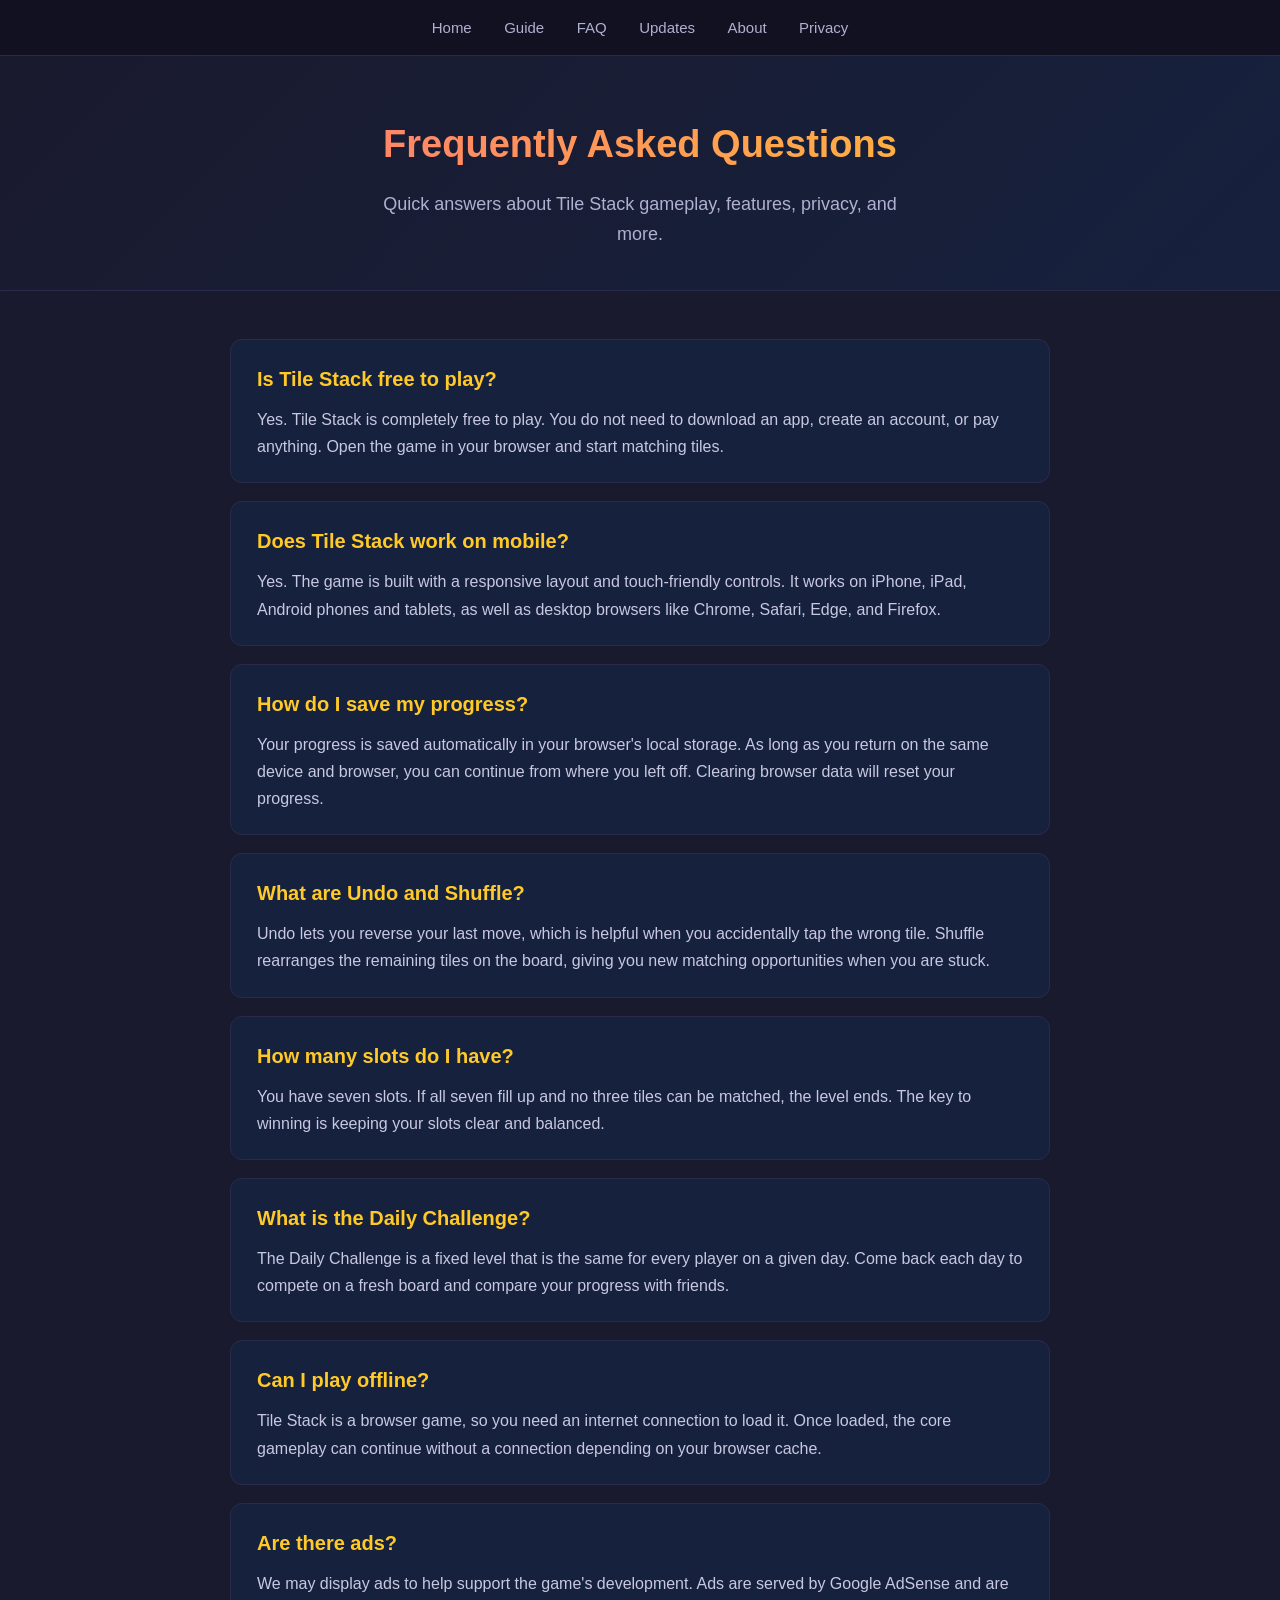
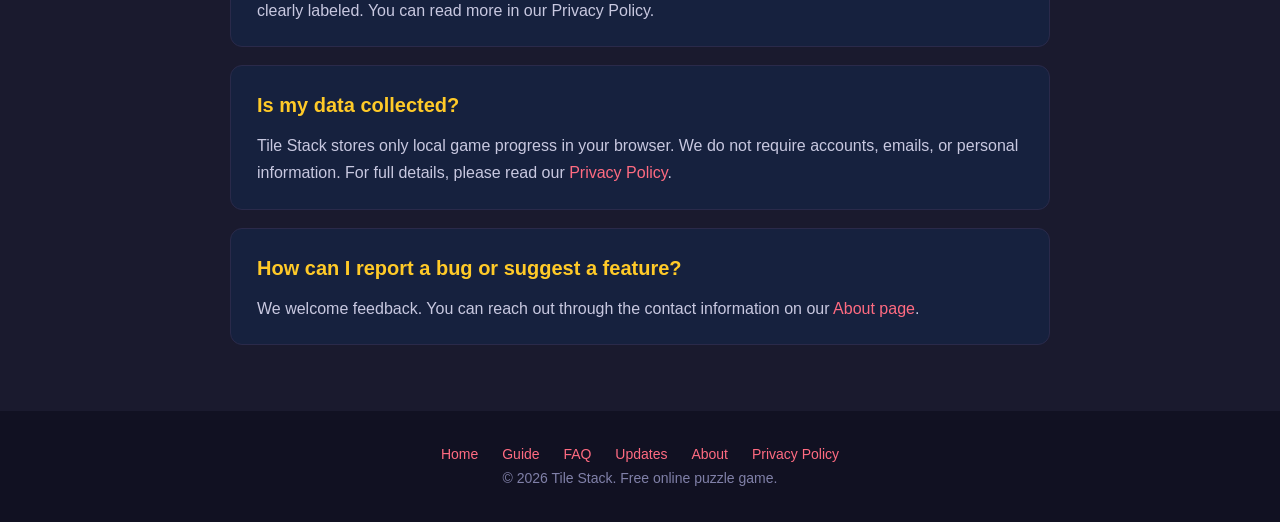
<file: root-site/faq.html>
<!DOCTYPE html>
<html lang="en">
<head>
  <meta charset="UTF-8">
  <meta name="viewport" content="width=device-width, initial-scale=1.0">
  <title>Tile Stack FAQ - Frequently Asked Questions</title>
  <meta name="description" content="Find answers to frequently asked questions about Tile Stack. Learn about gameplay, saving progress, mobile support, ads, privacy, and more.">
  <meta name="keywords" content="Tile Stack FAQ, Tile Stack questions, free puzzle game, HTML5 game FAQ, match 3 game help">
  <meta name="author" content="Rolin3">
  <meta name="robots" content="index, follow">
  <meta property="og:title" content="Tile Stack FAQ">
  <meta property="og:description" content="Answers to common questions about Tile Stack gameplay, features, and privacy.">
  <meta property="og:type" content="website">
  <meta property="og:url" content="https://rolin3.github.io/faq.html">
  <link rel="canonical" href="https://rolin3.github.io/faq.html">
  <link rel="icon" href="data:image/svg+xml,<svg xmlns='http://www.w3.org/2000/svg' viewBox='0 0 100 100'><text y='.9em' font-size='90'>&#x1F004;</text></svg>">
  <script type="application/ld+json">
  {
    "@context": "https://schema.org",
    "@type": "FAQPage",
    "mainEntity": [
      {
        "@type": "Question",
        "name": "Is Tile Stack free to play?",
        "acceptedAnswer": {"@type": "Answer", "text": "Yes, Tile Stack is 100% free. You can play directly in your browser without downloading anything or creating an account."}
      },
      {
        "@type": "Question",
        "name": "Does Tile Stack work on mobile?",
        "acceptedAnswer": {"@type": "Answer", "text": "Yes. Tile Stack uses a responsive layout and touch-friendly controls, so it works on iOS, Android, and desktop browsers."}
      },
      {
        "@type": "Question",
        "name": "How do I save my progress?",
        "acceptedAnswer": {"@type": "Answer", "text": "Your progress is saved automatically in your browser's local storage, so you can continue where you left off on the same device and browser."}
      },
      {
        "@type": "Question",
        "name": "What are Undo and Shuffle?",
        "acceptedAnswer": {"@type": "Answer", "text": "Undo reverses your last move. Shuffle rearranges the remaining tiles on the board to give you new options when you are stuck."}
      },
      {
        "@type": "Question",
        "name": "Is my data collected?",
        "acceptedAnswer": {"@type": "Answer", "text": "Tile Stack stores only local game progress in your browser. We do not collect personal information. Please see our Privacy Policy for details."}
      }
    ]
  }
  </script>
  <style>
    * { margin: 0; padding: 0; box-sizing: border-box; }
    body {
      background: #1a1a2e;
      color: #e0e0e0;
      font-family: -apple-system, BlinkMacSystemFont, 'Segoe UI', Roboto, 'Helvetica Neue', Arial, sans-serif;
      line-height: 1.7;
    }
    a { color: #ff6b81; text-decoration: none; }
    a:hover { text-decoration: underline; }
    nav.site-nav {
      background: #111122;
      border-bottom: 1px solid #2a2a4a;
      padding: 14px 20px;
      text-align: center;
    }
    nav.site-nav a { color: #b0b0d0; margin: 0 14px; font-size: 15px; }
    nav.site-nav a:hover { color: #ff6b81; }
    header {
      background: linear-gradient(135deg, #1a1a2e 0%, #16213e 100%);
      padding: 56px 20px 40px;
      text-align: center;
      border-bottom: 1px solid #2a2a4a;
    }
    header h1 {
      font-size: 38px;
      background: linear-gradient(90deg, #ff6b81, #ffca28);
      -webkit-background-clip: text;
      -webkit-text-fill-color: transparent;
      margin-bottom: 12px;
    }
    header p { color: #b0b0d0; max-width: 560px; margin: 0 auto; font-size: 18px; }
    .container {
      max-width: 860px;
      margin: 0 auto;
      padding: 48px 20px;
    }
    .faq-item {
      background: #16213e;
      border: 1px solid #2a2a4a;
      border-radius: 12px;
      padding: 22px 26px;
      margin-bottom: 18px;
    }
    .faq-item h2 {
      font-size: 20px;
      color: #ffca28;
      margin-bottom: 10px;
    }
    .faq-item p { color: #c8c8e0; margin: 0; }
    footer {
      text-align: center;
      padding: 32px 20px;
      color: #8080a8;
      font-size: 14px;
      background: #111122;
    }
    footer a { margin: 0 10px; }
    @media (max-width: 480px) {
      header h1 { font-size: 30px; }
      nav.site-nav a { margin: 0 8px; font-size: 14px; }
    }
  </style>
</head>
<body>
  <nav class="site-nav">
    <a href="/">Home</a>
    <a href="/guide.html">Guide</a>
    <a href="/faq.html">FAQ</a>
    <a href="/blog.html">Updates</a>
    <a href="/about.html">About</a>
    <a href="/privacy.html">Privacy</a>
  </nav>

  <header>
    <h1>Frequently Asked Questions</h1>
    <p>Quick answers about Tile Stack gameplay, features, privacy, and more.</p>
  </header>

  <main class="container">

    <div class="faq-item">
      <h2>Is Tile Stack free to play?</h2>
      <p>Yes. Tile Stack is completely free to play. You do not need to download an app, create an account, or pay anything. Open the game in your browser and start matching tiles.</p>
    </div>

    <div class="faq-item">
      <h2>Does Tile Stack work on mobile?</h2>
      <p>Yes. The game is built with a responsive layout and touch-friendly controls. It works on iPhone, iPad, Android phones and tablets, as well as desktop browsers like Chrome, Safari, Edge, and Firefox.</p>
    </div>

    <div class="faq-item">
      <h2>How do I save my progress?</h2>
      <p>Your progress is saved automatically in your browser's local storage. As long as you return on the same device and browser, you can continue from where you left off. Clearing browser data will reset your progress.</p>
    </div>

    <div class="faq-item">
      <h2>What are Undo and Shuffle?</h2>
      <p>Undo lets you reverse your last move, which is helpful when you accidentally tap the wrong tile. Shuffle rearranges the remaining tiles on the board, giving you new matching opportunities when you are stuck.</p>
    </div>

    <div class="faq-item">
      <h2>How many slots do I have?</h2>
      <p>You have seven slots. If all seven fill up and no three tiles can be matched, the level ends. The key to winning is keeping your slots clear and balanced.</p>
    </div>

    <div class="faq-item">
      <h2>What is the Daily Challenge?</h2>
      <p>The Daily Challenge is a fixed level that is the same for every player on a given day. Come back each day to compete on a fresh board and compare your progress with friends.</p>
    </div>

    <div class="faq-item">
      <h2>Can I play offline?</h2>
      <p>Tile Stack is a browser game, so you need an internet connection to load it. Once loaded, the core gameplay can continue without a connection depending on your browser cache.</p>
    </div>

    <div class="faq-item">
      <h2>Are there ads?</h2>
      <p>We may display ads to help support the game's development. Ads are served by Google AdSense and are clearly labeled. You can read more in our Privacy Policy.</p>
    </div>

    <div class="faq-item">
      <h2>Is my data collected?</h2>
      <p>Tile Stack stores only local game progress in your browser. We do not require accounts, emails, or personal information. For full details, please read our <a href="/privacy.html">Privacy Policy</a>.</p>
    </div>

    <div class="faq-item">
      <h2>How can I report a bug or suggest a feature?</h2>
      <p>We welcome feedback. You can reach out through the contact information on our <a href="/about.html">About page</a>.</p>
    </div>

  </main>

  <footer>
    <p>
      <a href="/">Home</a>
      <a href="/guide.html">Guide</a>
      <a href="/faq.html">FAQ</a>
      <a href="/blog.html">Updates</a>
      <a href="/about.html">About</a>
      <a href="/privacy.html">Privacy Policy</a>
    </p>
    <p>&copy; 2026 Tile Stack. Free online puzzle game.</p>
  </footer>
</body>
</html>
</file>
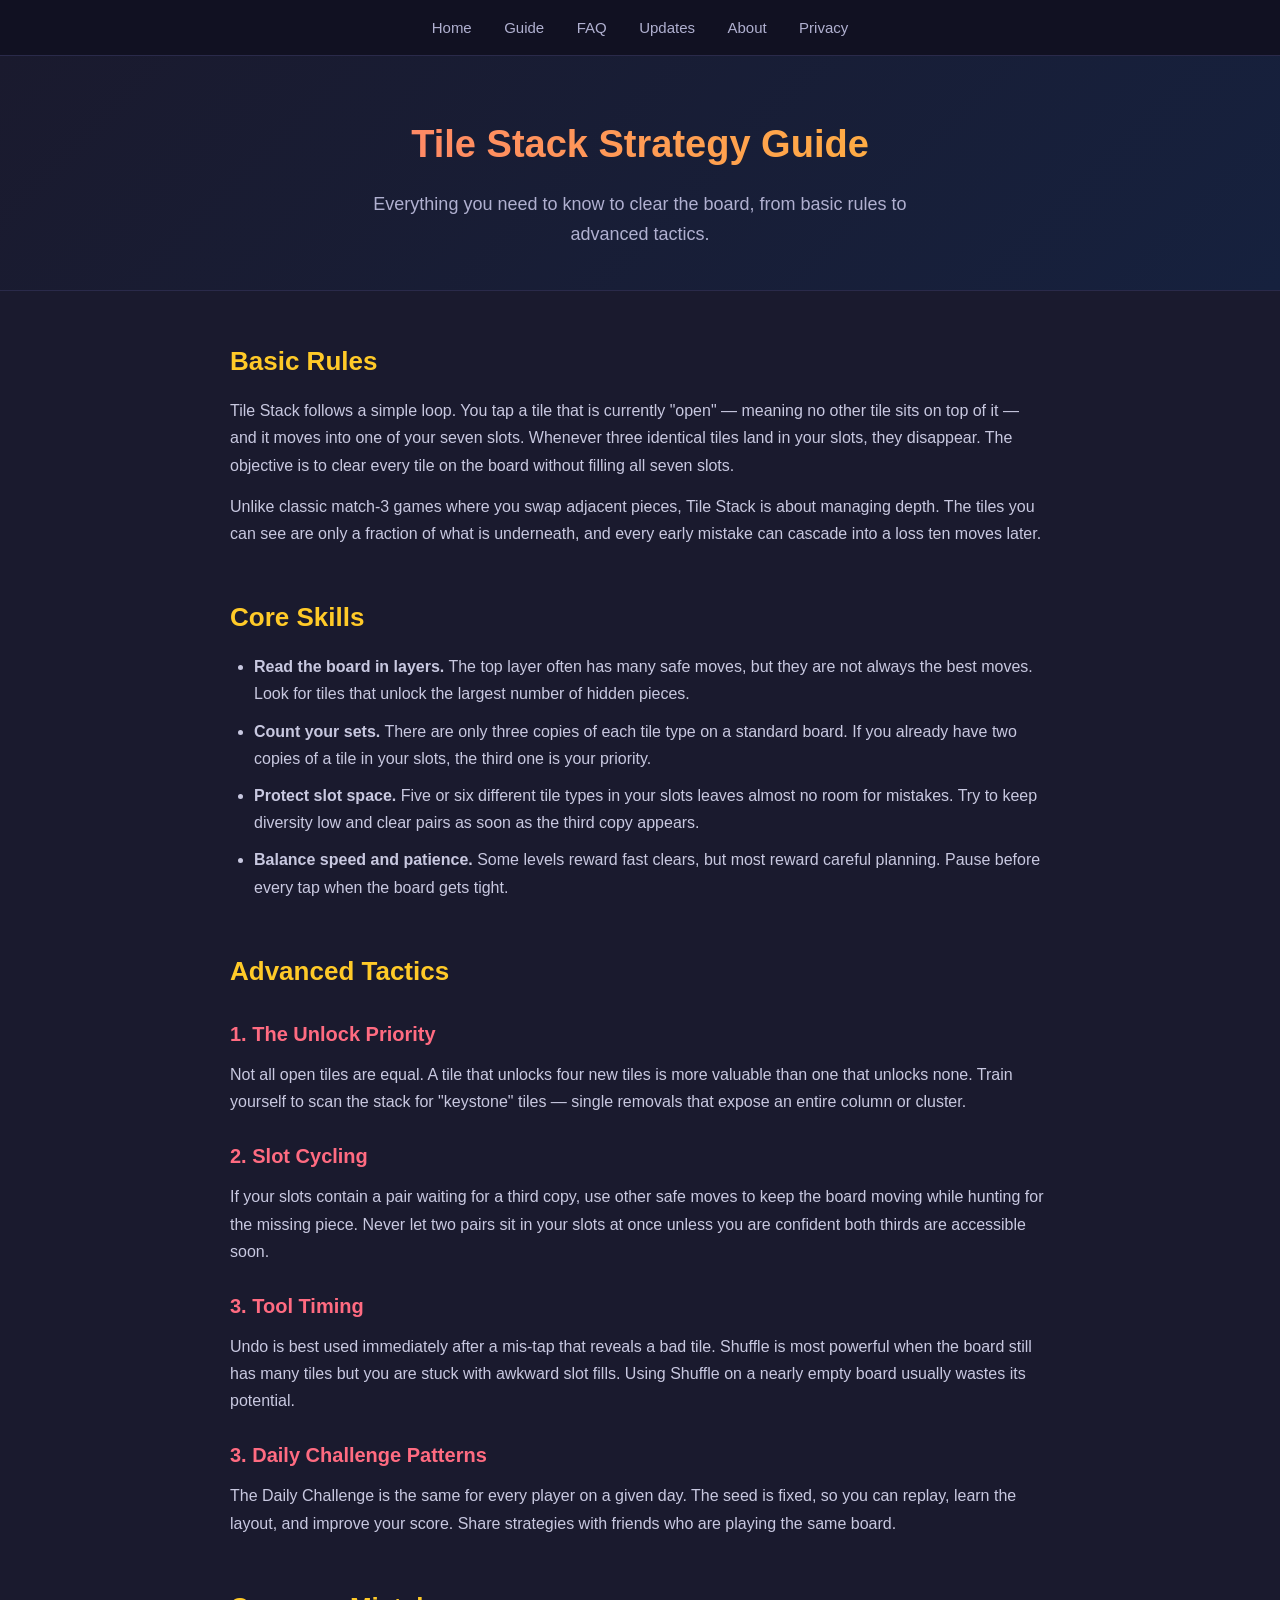
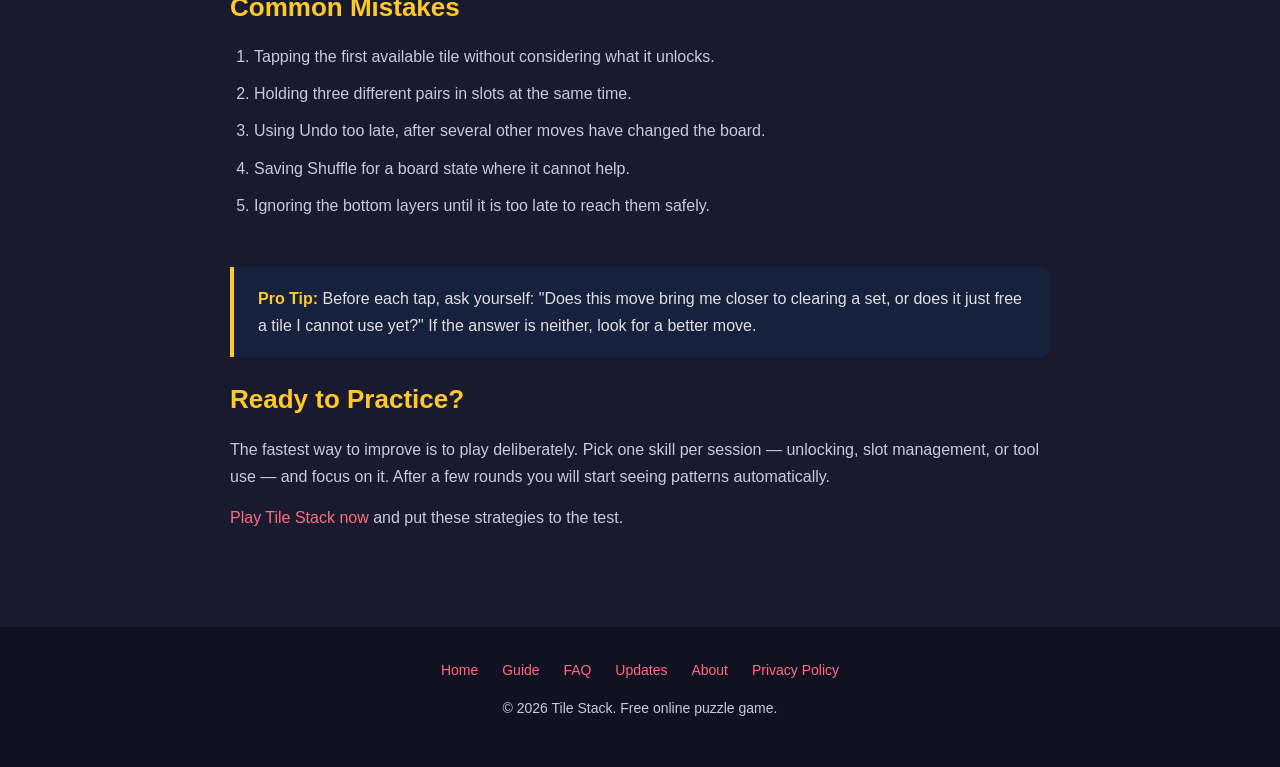
<file: root-site/guide.html>
<!DOCTYPE html>
<html lang="en">
<head>
  <meta charset="UTF-8">
  <meta name="viewport" content="width=device-width, initial-scale=1.0">
  <title>Tile Stack Strategy Guide - Tips, Tricks & Advanced Tactics</title>
  <meta name="description" content="Master Tile Stack with our complete strategy guide. Learn basic rules, advanced tactics, combo strategies, and how to beat the hardest levels.">
  <meta name="keywords" content="Tile Stack guide, Tile Stack tips, match 3 strategy, tile matching tips, puzzle game guide, how to win Tile Stack">
  <meta name="author" content="Rolin3">
  <meta name="robots" content="index, follow">
  <meta property="og:title" content="Tile Stack Strategy Guide">
  <meta property="og:description" content="Learn how to win Tile Stack with tips, advanced tactics, and level strategies.">
  <meta property="og:type" content="article">
  <meta property="og:url" content="https://rolin3.github.io/guide.html">
  <link rel="canonical" href="https://rolin3.github.io/guide.html">
  <link rel="icon" href="data:image/svg+xml,<svg xmlns='http://www.w3.org/2000/svg' viewBox='0 0 100 100'><text y='.9em' font-size='90'>&#x1F004;</text></svg>">
  <script type="application/ld+json">
  {
    "@context": "https://schema.org",
    "@type": "Article",
    "headline": "Tile Stack Strategy Guide - Tips, Tricks & Advanced Tactics",
    "author": {"@type": "Person", "name": "Rolin3"},
    "publisher": {"@type": "Person", "name": "Rolin3"},
    "datePublished": "2026-08-06",
    "dateModified": "2026-08-06",
    "description": "Master Tile Stack with our complete strategy guide. Learn basic rules, advanced tactics, combo strategies, and how to beat the hardest levels.",
    "mainEntityOfPage": {"@type": "WebPage", "@id": "https://rolin3.github.io/guide.html"}
  }
  </script>
  <style>
    * { margin: 0; padding: 0; box-sizing: border-box; }
    body {
      background: #1a1a2e;
      color: #e0e0e0;
      font-family: -apple-system, BlinkMacSystemFont, 'Segoe UI', Roboto, 'Helvetica Neue', Arial, sans-serif;
      line-height: 1.7;
    }
    a { color: #ff6b81; text-decoration: none; }
    a:hover { text-decoration: underline; }
    nav.site-nav {
      background: #111122;
      border-bottom: 1px solid #2a2a4a;
      padding: 14px 20px;
      text-align: center;
    }
    nav.site-nav a { color: #b0b0d0; margin: 0 14px; font-size: 15px; }
    nav.site-nav a:hover { color: #ff6b81; }
    header {
      background: linear-gradient(135deg, #1a1a2e 0%, #16213e 100%);
      padding: 56px 20px 40px;
      text-align: center;
      border-bottom: 1px solid #2a2a4a;
    }
    header h1 {
      font-size: 38px;
      background: linear-gradient(90deg, #ff6b81, #ffca28);
      -webkit-background-clip: text;
      -webkit-text-fill-color: transparent;
      margin-bottom: 12px;
    }
    header p { color: #b0b0d0; max-width: 560px; margin: 0 auto; font-size: 18px; }
    .container {
      max-width: 860px;
      margin: 0 auto;
      padding: 48px 20px;
    }
    section { margin-bottom: 48px; }
    h2 { font-size: 26px; color: #ffca28; margin-bottom: 14px; }
    h3 { font-size: 20px; color: #ff6b81; margin: 24px 0 10px; }
    p { margin-bottom: 14px; color: #c8c8e0; }
    ul, ol { margin: 12px 0 18px 24px; color: #c8c8e0; }
    li { margin-bottom: 10px; }
    .tip-box {
      background: #16213e;
      border-left: 4px solid #ffca28;
      border-radius: 0 10px 10px 0;
      padding: 18px 24px;
      margin: 20px 0;
    }
    .tip-box strong { color: #ffca28; }
    footer {
      text-align: center;
      padding: 32px 20px;
      color: #8080a8;
      font-size: 14px;
      background: #111122;
    }
    footer a { margin: 0 10px; }
    @media (max-width: 480px) {
      header h1 { font-size: 30px; }
      nav.site-nav a { margin: 0 8px; font-size: 14px; }
    }
  </style>
</head>
<body>
  <nav class="site-nav">
    <a href="/">Home</a>
    <a href="/guide.html">Guide</a>
    <a href="/faq.html">FAQ</a>
    <a href="/blog.html">Updates</a>
    <a href="/about.html">About</a>
    <a href="/privacy.html">Privacy</a>
  </nav>

  <header>
    <h1>Tile Stack Strategy Guide</h1>
    <p>Everything you need to know to clear the board, from basic rules to advanced tactics.</p>
  </header>

  <main class="container">

    <section>
      <h2>Basic Rules</h2>
      <p>Tile Stack follows a simple loop. You tap a tile that is currently "open" — meaning no other tile sits on top of it — and it moves into one of your seven slots. Whenever three identical tiles land in your slots, they disappear. The objective is to clear every tile on the board without filling all seven slots.</p>
      <p>Unlike classic match-3 games where you swap adjacent pieces, Tile Stack is about managing depth. The tiles you can see are only a fraction of what is underneath, and every early mistake can cascade into a loss ten moves later.</p>
    </section>

    <section>
      <h2>Core Skills</h2>
      <ul>
        <li><strong>Read the board in layers.</strong> The top layer often has many safe moves, but they are not always the best moves. Look for tiles that unlock the largest number of hidden pieces.</li>
        <li><strong>Count your sets.</strong> There are only three copies of each tile type on a standard board. If you already have two copies of a tile in your slots, the third one is your priority.</li>
        <li><strong>Protect slot space.</strong> Five or six different tile types in your slots leaves almost no room for mistakes. Try to keep diversity low and clear pairs as soon as the third copy appears.</li>
        <li><strong>Balance speed and patience.</strong> Some levels reward fast clears, but most reward careful planning. Pause before every tap when the board gets tight.</li>
      </ul>
    </section>

    <section>
      <h2>Advanced Tactics</h2>
      <h3>1. The Unlock Priority</h3>
      <p>Not all open tiles are equal. A tile that unlocks four new tiles is more valuable than one that unlocks none. Train yourself to scan the stack for "keystone" tiles — single removals that expose an entire column or cluster.</p>
      <h3>2. Slot Cycling</h3>
      <p>If your slots contain a pair waiting for a third copy, use other safe moves to keep the board moving while hunting for the missing piece. Never let two pairs sit in your slots at once unless you are confident both thirds are accessible soon.</p>
      <h3>3. Tool Timing</h3>
      <p>Undo is best used immediately after a mis-tap that reveals a bad tile. Shuffle is most powerful when the board still has many tiles but you are stuck with awkward slot fills. Using Shuffle on a nearly empty board usually wastes its potential.</p>
      <h3>3. Daily Challenge Patterns</h3>
      <p>The Daily Challenge is the same for every player on a given day. The seed is fixed, so you can replay, learn the layout, and improve your score. Share strategies with friends who are playing the same board.</p>
    </section>

    <section>
      <h2>Common Mistakes</h2>
      <ol>
        <li>Tapping the first available tile without considering what it unlocks.</li>
        <li>Holding three different pairs in slots at the same time.</li>
        <li>Using Undo too late, after several other moves have changed the board.</li>
        <li>Saving Shuffle for a board state where it cannot help.</li>
        <li>Ignoring the bottom layers until it is too late to reach them safely.</li>
      </ol>
    </section>

    <div class="tip-box">
      <strong>Pro Tip:</strong> Before each tap, ask yourself: "Does this move bring me closer to clearing a set, or does it just free a tile I cannot use yet?" If the answer is neither, look for a better move.
    </div>

    <section>
      <h2>Ready to Practice?</h2>
      <p>The fastest way to improve is to play deliberately. Pick one skill per session — unlocking, slot management, or tool use — and focus on it. After a few rounds you will start seeing patterns automatically.</p>
      <p><a href="/tile-stack-game/">Play Tile Stack now</a> and put these strategies to the test.</p>
    </section>

  </main>

  <footer>
    <p>
      <a href="/">Home</a>
      <a href="/guide.html">Guide</a>
      <a href="/faq.html">FAQ</a>
      <a href="/blog.html">Updates</a>
      <a href="/about.html">About</a>
      <a href="/privacy.html">Privacy Policy</a>
    </p>
    <p>&copy; 2026 Tile Stack. Free online puzzle game.</p>
  </footer>
</body>
</html>
</file>
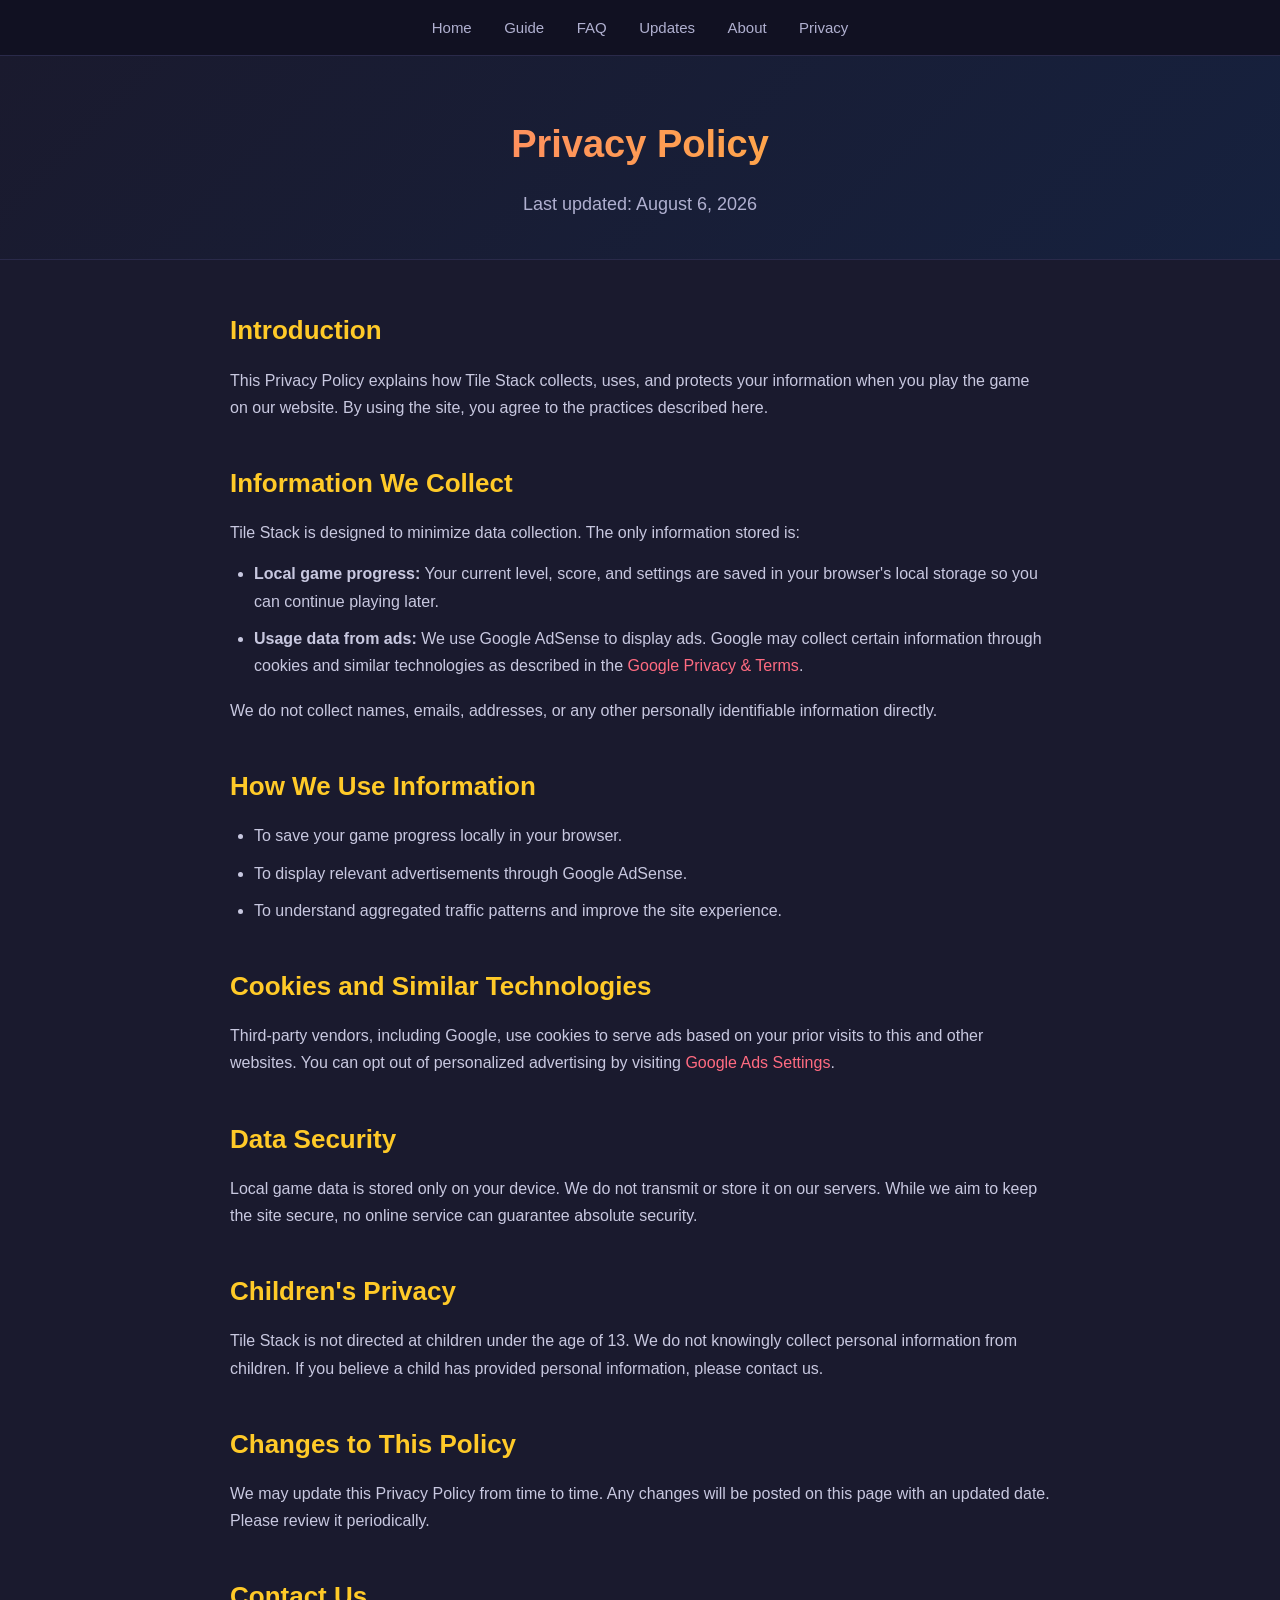
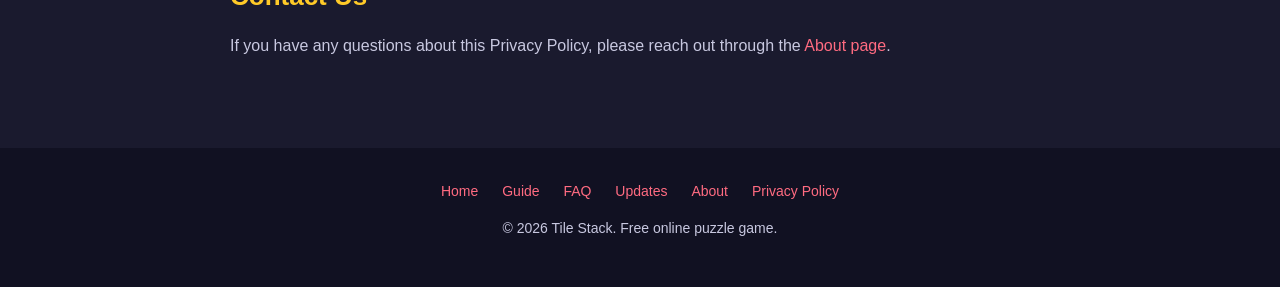
<file: root-site/privacy.html>
<!DOCTYPE html>
<html lang="en">
<head>
  <meta charset="UTF-8">
  <meta name="viewport" content="width=device-width, initial-scale=1.0">
  <title>Privacy Policy - Tile Stack</title>
  <meta name="description" content="Read the Tile Stack privacy policy. Learn what data is collected, how it is stored, and how your privacy is protected.">
  <meta name="keywords" content="Tile Stack privacy policy, privacy, data policy, online game privacy">
  <meta name="author" content="Rolin3">
  <meta name="robots" content="index, follow">
  <meta property="og:title" content="Tile Stack Privacy Policy">
  <meta property="og:description" content="Tile Stack privacy policy and data practices.">
  <meta property="og:type" content="website">
  <meta property="og:url" content="https://rolin3.github.io/privacy.html">
  <link rel="canonical" href="https://rolin3.github.io/privacy.html">
  <link rel="icon" href="data:image/svg+xml,<svg xmlns='http://www.w3.org/2000/svg' viewBox='0 0 100 100'><text y='.9em' font-size='90'>&#x1F004;</text></svg>">
  <style>
    * { margin: 0; padding: 0; box-sizing: border-box; }
    body {
      background: #1a1a2e;
      color: #e0e0e0;
      font-family: -apple-system, BlinkMacSystemFont, 'Segoe UI', Roboto, 'Helvetica Neue', Arial, sans-serif;
      line-height: 1.7;
    }
    a { color: #ff6b81; text-decoration: none; }
    a:hover { text-decoration: underline; }
    nav.site-nav {
      background: #111122;
      border-bottom: 1px solid #2a2a4a;
      padding: 14px 20px;
      text-align: center;
    }
    nav.site-nav a { color: #b0b0d0; margin: 0 14px; font-size: 15px; }
    nav.site-nav a:hover { color: #ff6b81; }
    header {
      background: linear-gradient(135deg, #1a1a2e 0%, #16213e 100%);
      padding: 56px 20px 40px;
      text-align: center;
      border-bottom: 1px solid #2a2a4a;
    }
    header h1 {
      font-size: 38px;
      background: linear-gradient(90deg, #ff6b81, #ffca28);
      -webkit-background-clip: text;
      -webkit-text-fill-color: transparent;
      margin-bottom: 12px;
    }
    header p { color: #b0b0d0; max-width: 560px; margin: 0 auto; font-size: 18px; }
    .container {
      max-width: 860px;
      margin: 0 auto;
      padding: 48px 20px;
    }
    section { margin-bottom: 40px; }
    h2 { font-size: 26px; color: #ffca28; margin-bottom: 14px; }
    p { margin-bottom: 14px; color: #c8c8e0; }
    ul { margin: 12px 0 18px 24px; color: #c8c8e0; }
    li { margin-bottom: 10px; }
    footer {
      text-align: center;
      padding: 32px 20px;
      color: #8080a8;
      font-size: 14px;
      background: #111122;
    }
    footer a { margin: 0 10px; }
    @media (max-width: 480px) {
      header h1 { font-size: 30px; }
      nav.site-nav a { margin: 0 8px; font-size: 14px; }
    }
  </style>
</head>
<body>
  <nav class="site-nav">
    <a href="/">Home</a>
    <a href="/guide.html">Guide</a>
    <a href="/faq.html">FAQ</a>
    <a href="/blog.html">Updates</a>
    <a href="/about.html">About</a>
    <a href="/privacy.html">Privacy</a>
  </nav>

  <header>
    <h1>Privacy Policy</h1>
    <p>Last updated: August 6, 2026</p>
  </header>

  <main class="container">

    <section>
      <h2>Introduction</h2>
      <p>This Privacy Policy explains how Tile Stack collects, uses, and protects your information when you play the game on our website. By using the site, you agree to the practices described here.</p>
    </section>

    <section>
      <h2>Information We Collect</h2>
      <p>Tile Stack is designed to minimize data collection. The only information stored is:</p>
      <ul>
        <li><strong>Local game progress:</strong> Your current level, score, and settings are saved in your browser's local storage so you can continue playing later.</li>
        <li><strong>Usage data from ads:</strong> We use Google AdSense to display ads. Google may collect certain information through cookies and similar technologies as described in the <a href="https://policies.google.com/technologies/partner-sites" target="_blank" rel="noopener noreferrer">Google Privacy & Terms</a>.</li>
      </ul>
      <p>We do not collect names, emails, addresses, or any other personally identifiable information directly.</p>
    </section>

    <section>
      <h2>How We Use Information</h2>
      <ul>
        <li>To save your game progress locally in your browser.</li>
        <li>To display relevant advertisements through Google AdSense.</li>
        <li>To understand aggregated traffic patterns and improve the site experience.</li>
      </ul>
    </section>

    <section>
      <h2>Cookies and Similar Technologies</h2>
      <p>Third-party vendors, including Google, use cookies to serve ads based on your prior visits to this and other websites. You can opt out of personalized advertising by visiting <a href="https://www.google.com/settings/ads" target="_blank" rel="noopener noreferrer">Google Ads Settings</a>.</p>
    </section>

    <section>
      <h2>Data Security</h2>
      <p>Local game data is stored only on your device. We do not transmit or store it on our servers. While we aim to keep the site secure, no online service can guarantee absolute security.</p>
    </section>

    <section>
      <h2>Children's Privacy</h2>
      <p>Tile Stack is not directed at children under the age of 13. We do not knowingly collect personal information from children. If you believe a child has provided personal information, please contact us.</p>
    </section>

    <section>
      <h2>Changes to This Policy</h2>
      <p>We may update this Privacy Policy from time to time. Any changes will be posted on this page with an updated date. Please review it periodically.</p>
    </section>

    <section>
      <h2>Contact Us</h2>
      <p>If you have any questions about this Privacy Policy, please reach out through the <a href="/about.html">About page</a>.</p>
    </section>

  </main>

  <footer>
    <p>
      <a href="/">Home</a>
      <a href="/guide.html">Guide</a>
      <a href="/faq.html">FAQ</a>
      <a href="/blog.html">Updates</a>
      <a href="/about.html">About</a>
      <a href="/privacy.html">Privacy Policy</a>
    </p>
    <p>&copy; 2026 Tile Stack. Free online puzzle game.</p>
  </footer>
</body>
</html>
</file>
<file: style.css>
/* ===== 基础重置 ===== */
* { margin: 0; padding: 0; box-sizing: border-box; }
html, body {
  width: 100%; height: 100%;
  overflow: hidden;
  font-family: 'Segoe UI', system-ui, -apple-system, sans-serif;
  background: #1a1a2e;
  color: #eee;
  touch-action: manipulation;
  -webkit-tap-highlight-color: transparent;
  user-select: none;
}

/* ===== 页面管理 ===== */
.screen {
  display: none;
  width: 100%; height: 100%;
  position: absolute; top: 0; left: 0;
  flex-direction: column;
  align-items: center;
  justify-content: center;
}
.screen.active { display: flex; }

/* ===== 标题页 ===== */
.title-content {
  display: flex; flex-direction: column;
  align-items: center; gap: 16px;
  padding: 24px;
}
.game-title {
  font-size: 48px; font-weight: 800;
  letter-spacing: 4px;
  background: linear-gradient(135deg, #f093fb, #f5576c, #ffd200);
  -webkit-background-clip: text;
  -webkit-text-fill-color: transparent;
  background-clip: text;
  text-shadow: none;
}
.game-subtitle {
  font-size: 16px; color: #888;
  letter-spacing: 2px;
}
.title-tiles {
  display: flex; gap: 8px;
  font-size: 40px; margin: 16px 0;
}
.demo-tile {
  animation: bounce 1.5s ease infinite;
}
.demo-tile:nth-child(2) { animation-delay: 0.2s; }
.demo-tile:nth-child(3) { animation-delay: 0.4s; }

@keyframes bounce {
  0%, 100% { transform: translateY(0); }
  50% { transform: translateY(-12px); }
}

/* ===== BGM 开关按钮 ===== */
.music-toggle {
  position: absolute;
  top: 16px; right: 16px;
  width: 40px; height: 40px;
  font-size: 20px;
  border: 2px solid rgba(255,255,255,0.12);
  border-radius: 50%;
  background: rgba(255,255,255,0.06);
  cursor: pointer;
  z-index: 100;
  display: flex; align-items: center; justify-content: center;
  transition: background 0.2s, border-color 0.2s;
}
.music-toggle:hover {
  background: rgba(255,255,255,0.12);
  border-color: rgba(255,255,255,0.25);
}

/* ===== 按钮 ===== */
.btn-primary {
  width: 220px; padding: 14px 32px;
  font-size: 18px; font-weight: 700;
  border: none; border-radius: 50px;
  background: linear-gradient(135deg, #f5576c, #ff6a88);
  color: #fff; cursor: pointer;
  box-shadow: 0 4px 15px rgba(245, 87, 108, 0.4);
  transition: transform 0.15s, box-shadow 0.15s;
}
.btn-primary:active {
  transform: scale(0.95);
  box-shadow: 0 2px 8px rgba(245, 87, 108, 0.3);
}
.btn-secondary {
  width: 220px; padding: 12px 28px;
  font-size: 15px; font-weight: 600;
  border: 2px solid #444; border-radius: 50px;
  background: transparent; color: #aaa; cursor: pointer;
  transition: border-color 0.15s, color 0.15s;
}
.btn-secondary:active { border-color: #888; color: #fff; }
.btn-icon {
  width: 36px; height: 36px;
  font-size: 18px; border: none;
  background: rgba(255,255,255,0.08);
  border-radius: 50%; cursor: pointer;
  display: flex; align-items: center; justify-content: center;
  transition: background 0.15s;
}
.btn-icon:active { background: rgba(255,255,255,0.15); }

/* 退出并保存按钮（绿色高亮，区别于其他操作按钮） */
.btn-save-exit {
  background: rgba(76, 175, 80, 0.15);
  border: 1px solid rgba(76, 175, 80, 0.3);
}
.btn-save-exit:active {
  background: rgba(76, 175, 80, 0.3);
}

/* ===== 玩法说明 ===== */
.how-content {
  display: flex; flex-direction: column;
  align-items: center; gap: 24px;
  padding: 32px; max-width: 360px;
}
.how-content h2 { font-size: 24px; }
.how-steps {
  display: flex; flex-direction: column; gap: 20px;
  width: 100%;
}
.how-step {
  display: flex; align-items: center; gap: 16px;
  text-align: left;
}
.step-icon {
  font-size: 28px; min-width: 44px; height: 44px;
  display: flex; align-items: center; justify-content: center;
  background: rgba(255,255,255,0.06);
  border-radius: 12px;
}
.how-step p { font-size: 14px; color: #ccc; line-height: 1.4; }

/* ===== 游戏顶栏 ===== */
.game-header {
  width: 100%; padding: 8px 16px;
  display: flex; align-items: center;
  justify-content: space-between;
  background: rgba(0,0,0,0.3);
  z-index: 10;
}
.level-badge {
  background: rgba(245,87,108,0.2);
  color: #f5576c;
  padding: 4px 12px; border-radius: 20px;
  font-size: 13px; font-weight: 700;
}
.header-center {
  font-size: 13px; color: #888;
}
.header-right {
  display: flex; gap: 8px;
}

/* ===== 牌堆区域 ===== */
.stack-area {
  flex: 1;
  width: 100%;
  position: relative;
  overflow: hidden;
}

/* ===== 牌面样式 ===== */
.tile {
  position: absolute;
  width: 48px; height: 48px;
  border-radius: 10px;
  display: flex; align-items: center; justify-content: center;
  font-size: 24px;
  cursor: pointer;
  transition: transform 0.12s, box-shadow 0.12s;
  border: 2px solid rgba(255,255,255,0.15);
  background: #2a2a4a;
  box-shadow: 0 2px 6px rgba(0,0,0,0.3);
}
.tile.blocked {
  opacity: 0.4;
  cursor: not-allowed;
}
.tile:not(.blocked):hover {
  transform: scale(1.08);
  box-shadow: 0 4px 12px rgba(0,0,0,0.5);
}
.tile.selected {
  animation: tilePickup 0.3s ease forwards;
}
@keyframes tilePickup {
  0% { transform: scale(1); opacity: 1; }
  50% { transform: scale(1.2); opacity: 0.8; }
  100% { transform: scale(0.5); opacity: 0; }
}

/* ===== 槽位区域 ===== */
.slot-area {
  width: 100%;
  padding: 8px 4px;
  display: flex;
  justify-content: center;
  gap: 4px;
  background: rgba(0,0,0,0.4);
  border-top: 1px solid rgba(255,255,255,0.05);
}
.slot {
  width: 44px; height: 44px;
  border-radius: 8px;
  border: 1.5px dashed rgba(255,255,255,0.15);
  display: flex; align-items: center; justify-content: center;
  font-size: 22px;
  transition: background 0.15s;
}
.slot.filled {
  border: 1.5px solid rgba(255,255,255,0.2);
  background: #2a2a4a;
}
.slot.match-highlight {
  animation: matchFlash 0.5s ease;
}
@keyframes matchFlash {
  0% { background: #2a2a4a; }
  50% { background: #f5576c; transform: scale(1.1); }
  100% { background: #2a2a4a; transform: scale(1); }
}

/* ===== 广告位 ===== */
.ad-banner {
  width: 100%;
  height: 50px;
  background: rgba(0,0,0,0.3);
  display: flex; align-items: center; justify-content: center;
  overflow: hidden;
}

/* ===== 广告插屏 ===== */
.ad-overlay {
  display: flex; flex-direction: column;
  align-items: center; gap: 8px;
  padding: 24px;
}
.ad-timer-text {
  font-size: 14px; color: #aaa;
  margin-bottom: 4px;
}

/* ===== 结果页面 ===== */
.result-content {
  display: flex; flex-direction: column;
  align-items: center; gap: 20px;
  padding: 32px;
}
.result-title {
  font-size: 36px; font-weight: 800;
}
.result-msg {
  font-size: 15px; color: #999;
}

/* ===== 响应式适配 ===== */
@media (max-width: 380px) {
  .game-title { font-size: 36px; }
  .tile { width: 40px; height: 40px; font-size: 20px; }
  .slot { width: 38px; height: 38px; font-size: 18px; }
  .music-toggle { top: 12px; right: 12px; width: 34px; height: 34px; font-size: 16px; }
}
@media (min-width: 500px) {
  .tile { width: 56px; height: 56px; font-size: 28px; }
  .slot { width: 50px; height: 50px; font-size: 24px; }
}
</file>
